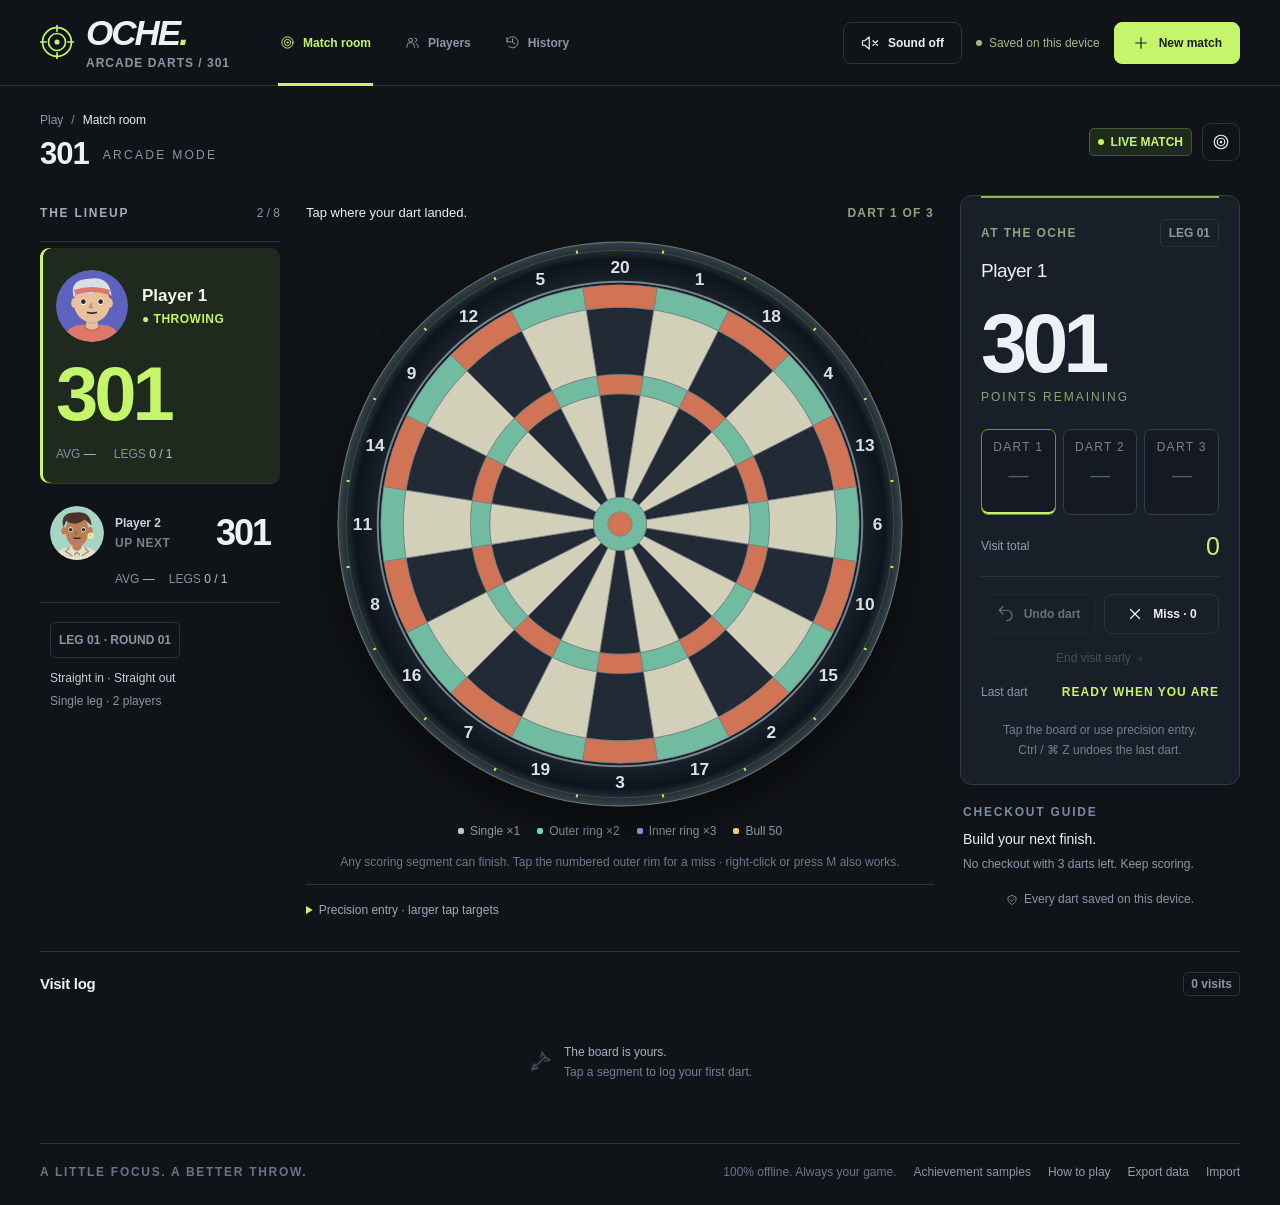
<file: index.html>
<!DOCTYPE html>
<html lang="en">
<head>
  <meta charset="UTF-8">
  <meta name="viewport" content="width=device-width, initial-scale=1">
  <meta name="theme-color" content="#101318">
  <meta name="description" content="Your offline 301 darts scorekeeper. Players, scores, and every visit, saved on your device.">
  <link rel="icon" href="data:image/svg+xml,%3Csvg xmlns='http://www.w3.org/2000/svg' viewBox='0 0 40 40'%3E%3Crect width='40' height='40' rx='10' fill='%23242822'/%3E%3Ccircle cx='20' cy='20' r='13' fill='none' stroke='%23db4e2e' stroke-width='2'/%3E%3Ccircle cx='20' cy='20' r='7' fill='none' stroke='%23db4e2e' stroke-width='2'/%3E%3Ccircle cx='20' cy='20' r='2' fill='%23db4e2e'/%3E%3C/svg%3E">
  <title>OCHE — 301 Scorekeeper</title>
  <style>
    :root{--paper:#f4f3ee;--white:#fffefa;--ink:#242722;--muted:#777970;--line:#ddded5;--orange:#db4e2e;--orange-light:#f6e4db;--dark:#232821;--radius:14px;--font:Arial,Helvetica,sans-serif}
    *{box-sizing:border-box}body{margin:0;background:var(--paper);color:var(--ink);font-family:var(--font);-webkit-font-smoothing:antialiased}button,input,select{font:inherit}button,a,input,select{-webkit-tap-highlight-color:transparent}button{cursor:pointer;color:inherit}button{touch-action:manipulation}button:disabled{cursor:default;opacity:.38}button:focus-visible,a:focus-visible,input:focus-visible,select:focus-visible{outline:3px solid var(--orange);outline-offset:4px}button{transition:background .18s,transform .18s,box-shadow .18s}button:active:not(:disabled){transform:scale(.97)}button svg{width:18px;height:18px;flex-shrink:0}svg{display:block}a{color:inherit}[hidden]{display:none!important}.muted{color:var(--muted)}.mono{font-variant-numeric:tabular-nums}.eyebrow{text-transform:uppercase;font-size:12px;font-weight:700;letter-spacing:1.8px}.icon-btn{display:grid;place-items:center;border:1px solid var(--line);background:transparent;border-radius:9px;width:38px;height:38px}.icon-btn:hover{background:#e8e8df}.btn{border:1px solid var(--line);background:transparent;border-radius:8px;min-height:42px;padding:10px 17px;display:inline-flex;align-items:center;justify-content:center;gap:9px;font-size:12px;font-weight:700}.btn:hover{background:#e9e9e1}.btn.dark{background:var(--ink);color:var(--white);border-color:var(--ink)}.btn.dark:hover{background:#42483c}.btn.primary{background:var(--orange);border-color:var(--orange);color:white}.btn.primary:hover{background:#c34224}.btn.subtle{border-color:transparent}.btn.danger{color:#b63624}.tag{display:inline-flex;align-items:center;gap:7px;font-size:12px;font-weight:700;border:1px solid var(--line);border-radius:5px;padding:6px 8px;white-space:nowrap}.dot{width:6px;height:6px;border-radius:50%;background:currentColor;display:inline-block}.sr-only{position:absolute;width:1px;height:1px;padding:0;margin:-1px;overflow:hidden;clip:rect(0,0,0,0);white-space:nowrap;border:0}
    .app-header{max-width:1600px;margin:auto;height:100px;padding:0 52px;display:flex;align-items:center;gap:58px;border-bottom:1px solid var(--line)}.brand{display:flex;align-items:center;gap:12px;background:none;border:0;padding:0}.brand-mark{width:34px;height:34px;color:var(--orange)}.wordmark{font-size:34px;font-weight:900;letter-spacing:-2.6px;line-height:1}.brand-sub{font-size:12px;letter-spacing:2.4px;font-weight:700;margin-top:6px;text-align:left}.nav{display:flex;align-self:stretch;gap:30px}.nav button{position:relative;border:0;background:transparent;padding:0 2px;font-size:12px;color:var(--muted);font-weight:600;display:flex;align-items:center;gap:8px}.nav button.active{color:var(--ink)}.nav button.active:after{content:"";position:absolute;bottom:-1px;left:0;right:0;height:3px;background:var(--orange)}.nav svg{width:15px;height:15px}.header-actions{margin-left:auto;display:flex;align-items:center;gap:24px}.save-state{display:flex;align-items:center;gap:7px;color:#69725d;font-size:12px;white-space:nowrap}.save-state.error{color:#b63624}
    main{max-width:1600px;margin:auto;padding:37px 52px 20px}.page-top{display:flex;justify-content:space-between;align-items:center;margin-bottom:27px;gap:20px}.breadcrumb{display:flex;gap:8px;align-items:center;font-size:12px;color:var(--muted);margin-bottom:11px}.breadcrumb span:last-child{color:var(--ink)}h1{font-size:31px;letter-spacing:-1.1px;line-height:1.15;margin:0;font-weight:600}.page-top-right{display:flex;align-items:center;gap:10px}.match-status{color:var(--orange);border-color:#e8c6b8;background:#f6ebe3}.workspace{display:grid;grid-template-columns:minmax(0,1fr) 350px;gap:29px;align-items:start}.left-workspace{min-width:0}.arena{background:var(--white);border:1px solid var(--line);border-radius:var(--radius);overflow:hidden}.arena-head{display:flex;align-items:center;justify-content:space-between;padding:20px 24px;border-bottom:1px solid var(--line)}.format{display:flex;align-items:center;gap:13px}.format strong{font-size:23px;letter-spacing:-1px}.format .divider{height:23px;width:1px;background:var(--line)}.format-details{font-size:12px;line-height:1.7;color:var(--muted)}.leg-label{font-size:12px;color:var(--muted)}.leg-label strong{color:var(--ink)}.scoreboard{display:grid;grid-template-columns:repeat(2,minmax(0,1fr));padding:12px;gap:10px}.player-score{position:relative;min-width:0;padding:22px 22px 18px;border-radius:8px;overflow:hidden;transition:background .35s,color .35s}.player-score.active{background:var(--dark);color:var(--paper)}.player-score.active:after{content:"";position:absolute;bottom:0;left:0;width:100%;height:4px;background:var(--orange)}.player-score.winner{background:var(--dark);color:var(--paper)}.player-score .player-top{position:relative;z-index:1;display:flex;align-items:center;gap:10px}.avatar{width:32px;height:32px;border-radius:50%;display:grid;place-items:center;background:#e7e8df;color:#606553;font-size:12px;font-weight:700;flex-shrink:0}.active .avatar,.winner .avatar{background:#424a3b;color:#e2e5d8}.player-name{font-size:13px;font-weight:600;white-space:nowrap;overflow:hidden;text-overflow:ellipsis;max-width:65%}.playing-label{display:flex;align-items:center;gap:5px;color:#ef805e;font-size:12px;font-weight:700;text-transform:uppercase;letter-spacing:.8px;margin-left:auto}.player-score:not(.active):not(.winner) .playing-label{color:var(--muted)}.score-number{position:relative;font-size:clamp(65px,7.8vw,112px);font-weight:500;letter-spacing:-7px;line-height:1.16;margin:18px 0 0;font-variant-numeric:tabular-nums;z-index:1}.score-description{font-size:12px;text-transform:uppercase;letter-spacing:1.8px;color:#777e70;margin:0 0 24px 4px}.active .score-description,.winner .score-description{color:#a7ae9f}.score-stats{display:flex;justify-content:space-between;gap:8px;border-top:1px solid var(--line);padding-top:15px;position:relative;z-index:1}.active .score-stats,.winner .score-stats{border-color:#464b40}.score-stats span{display:block;font-size:12px;color:var(--muted);margin-bottom:6px}.active .score-stats span,.winner .score-stats span{color:#a7ae9f}.score-stats strong{font-size:16px;font-weight:500;font-variant-numeric:tabular-nums}.score-stats .stat:last-child{text-align:right}.score-rings{position:absolute;width:310px;height:310px;right:-180px;top:5px;border:1px solid #ffffff0c;border-radius:50%;pointer-events:none}.score-rings:after,.score-rings:before{content:"";position:absolute;inset:35px;border:1px solid #ffffff0c;border-radius:50%}.score-rings:after{inset:70px}.arena-foot{display:flex;align-items:center;gap:8px;padding:13px 24px 17px;color:var(--muted);font-size:12px}.arena-foot svg{width:14px;height:14px}.arena-foot strong{color:var(--ink);font-weight:600}.arena-foot .round{margin-left:auto;font-size:12px}
    .context-strip{display:flex;align-items:center;gap:21px;padding:20px 7px 22px;border-bottom:1px solid var(--line);min-height:125px}.board-wrap{width:88px;height:88px;flex-shrink:0}.checkout-context{flex:1;min-width:0}.checkout-context .eyebrow{font-size:12px;color:var(--muted);margin-bottom:9px}.checkout-context h2{font-size:19px;font-weight:500;letter-spacing:-.5px;margin:0 0 6px}.checkout-context p{font-size:12px;color:var(--muted);margin:0;line-height:1.6}.checkout-route{display:flex;align-items:center;gap:8px;margin-bottom:7px}.checkout-route span{font-size:19px;font-weight:700}.checkout-route i{font-style:normal;color:#aaa;font-size:13px}.context-number{font-size:38px;font-weight:500;letter-spacing:-2px;color:#b7baad;padding-right:12px}.visits-heading{display:flex;align-items:center;justify-content:space-between;margin:25px 0 16px}.visits-heading h2{font-size:15px;font-weight:600;letter-spacing:-.3px;margin:0}.visits-heading .tag{font-size:12px;padding:4px 7px;color:var(--muted)}.table-wrap{overflow:auto;max-height:300px;scrollbar-width:thin}.visit-table{width:100%;border-collapse:collapse;text-align:left;white-space:nowrap;font-size:12px}.visit-table th{font-size:12px;font-weight:500;color:var(--muted);text-transform:uppercase;letter-spacing:.8px;padding:0 12px 12px;border-bottom:1px solid var(--line)}.visit-table td{padding:13px 12px;border-bottom:1px solid #e4e5dc}.visit-table th:first-child,.visit-table td:first-child{padding-left:4px;color:var(--muted);width:65px}.visit-table th:last-child,.visit-table td:last-child{text-align:right;padding-right:4px}.visit-score{font-weight:700}.bust-text{color:var(--orange);font-size:12px}.empty-visits{display:flex;align-items:center;justify-content:center;gap:12px;min-height:97px;color:var(--muted);font-size:12px}.empty-visits svg{width:24px;height:24px;opacity:.5}.empty-visits p{margin:0;line-height:1.7}.empty-visits strong{font-weight:500;color:#60655a}.visit-table tbody tr:first-child{animation:row-in .3s ease-out}
    .scoring-panel{background:#eaece2;border:1px solid #d9dccf;border-radius:var(--radius);padding:22px}.scoring-top{display:flex;align-items:center;justify-content:space-between;margin-bottom:18px}.scoring-top .eyebrow{color:#777e6c;font-size:12px}.scoring-player{font-size:14px;font-weight:600;margin-top:7px;max-width:235px;overflow:hidden;text-overflow:ellipsis;white-space:nowrap}.turn-indicator{width:30px;height:30px;border:1px solid #ccd0bf;border-radius:50%;display:grid;place-items:center}.turn-indicator svg{width:14px;height:14px}.score-input-wrap{position:relative;background:var(--white);border:1px solid #d8dbcf;border-radius:9px;transition:border .2s;overflow:hidden}.score-input-wrap:focus-within{border-color:var(--orange);box-shadow:0 0 0 2px #db4e2e13}.input-caption{position:absolute;top:13px;left:15px;font-size:12px;color:var(--muted)}#score-input{border:0;outline:none;background:transparent;width:100%;height:102px;padding:31px 16px 7px;color:var(--ink);font-size:48px;font-weight:500;letter-spacing:-2px;font-variant-numeric:tabular-nums}#score-input::placeholder{color:#c6c9bc}.input-suffix{position:absolute;bottom:17px;right:16px;font-size:12px;color:var(--muted)}.input-error{font-size:12px;color:#ac3321;line-height:1.4;margin:9px 0 0}.quick-scores{display:flex;gap:6px;margin:12px 0 18px}.quick-scores button{flex:1;border:1px solid #ccd0c0;background:transparent;border-radius:5px;height:30px;font-size:12px;font-weight:600}.quick-scores button:hover{background:#dce0d0;border-color:#9aa38a}.keypad{display:grid;grid-template-columns:repeat(3,1fr);gap:7px}.keypad button{border:1px solid #dadccf;background:var(--white);border-radius:7px;height:55px;font-size:23px;font-weight:500;box-shadow:0 2px 0 #00000003}.keypad button:hover{background:#fff;box-shadow:0 2px 7px #00000008;transform:translateY(-1px)}.keypad button.utility{font-size:12px;background:transparent;color:#667056;border-color:#cdd2bf}.keypad button svg{margin:auto;width:19px;height:19px}.darts-row{display:flex;align-items:center;justify-content:space-between;margin:16px 0;font-size:12px;color:#747c67}.segmented{display:flex;border:1px solid #c9cfba;border-radius:5px;padding:3px;gap:2px}.segmented button{border:0;background:transparent;width:29px;height:24px;font-size:12px;border-radius:3px}.segmented button.active{background:var(--white);box-shadow:0 1px 3px #0000000b;color:var(--ink);font-weight:700}.submit-score{width:100%;height:47px;font-size:12px;justify-content:space-between;padding:0 16px}.scoring-bottom{display:flex;gap:9px;margin-top:11px}.scoring-bottom button{flex:1;font-size:12px;min-height:35px;padding:7px 8px;border-color:#cdd2bf}.scoring-bottom svg{width:14px;height:14px}.keyboard-hint{font-size:12px;color:#8b907f;text-align:center;margin:17px 0 0}.keyboard-hint kbd{font-family:inherit;font-size:12px;border:1px solid #cdd2bf;border-radius:3px;padding:2px 4px;background:#f0f1e9}.scoring-note{font-size:12px;color:var(--muted);display:flex;align-items:center;justify-content:center;gap:6px;margin:14px 0}.scoring-note svg{width:12px;height:12px}.winner-panel{padding:32px 0;text-align:center}.winner-panel svg{width:50px;height:50px;margin:0 auto 18px;color:var(--orange)}.winner-panel h2{font-size:29px;letter-spacing:-1px;overflow-wrap:anywhere;margin:8px 0}.winner-panel p{color:var(--muted);font-size:12px;line-height:1.6;margin-bottom:26px}.winner-panel .btn{width:100%;margin-bottom:9px}.app-footer{display:flex;justify-content:space-between;align-items:center;border-top:1px solid var(--line);margin-top:31px;padding:19px 0 6px;color:#939689;font-size:12px}.footer-brand{font-weight:700;letter-spacing:1.7px}.footer-links{display:flex;align-items:center;gap:17px}.footer-links button{background:none;padding:2px 0;border:0;font-size:12px;color:var(--muted)}.footer-links button:hover{color:var(--orange)}
    .screen{animation:screen-in .45s cubic-bezier(.2,.7,.2,1)}.screen-top{margin-bottom:34px}.screen-top p{font-size:12px;color:var(--muted);line-height:1.7;margin:10px 0 0}.profile-grid{display:grid;grid-template-columns:repeat(3,minmax(0,1fr));gap:23px}.profile{padding:24px 0;border-top:1px solid var(--line)}.profile-head{display:flex;gap:12px;align-items:center}.profile-head .avatar{width:43px;height:43px;font-size:14px}.profile-head h2{font-size:17px;margin:0;font-weight:500;overflow-wrap:anywhere}.profile-head .icon-btn{margin-left:auto;flex-shrink:0;border:0}.profile-stats{display:flex;gap:32px;margin:25px 0}.profile-stats strong{font-size:28px;font-weight:500;letter-spacing:-1px}.profile-stats span{display:block;margin-top:6px;color:var(--muted);font-size:12px}.profile-foot{font-size:12px;color:var(--muted)}.history-list{border-top:1px solid var(--line)}.history-item{display:flex;width:100%;align-items:center;gap:23px;background:transparent;border:0;border-bottom:1px solid var(--line);padding:24px 0;text-align:left}.history-item:hover{background:#eaece2}.history-date{width:85px;color:var(--muted);font-size:12px;line-height:1.8;flex-shrink:0}.history-main{flex:1;min-width:0}.history-main strong{display:block;font-size:16px;font-weight:500;margin-bottom:7px;overflow-wrap:anywhere}.history-main span{font-size:12px;color:var(--muted)}.history-result{font-size:12px;text-align:right;line-height:1.8}.history-result small{display:block;color:var(--muted);font-size:12px}.empty-screen{display:grid;place-items:center;padding:80px 20px;text-align:center}.empty-screen svg{width:54px;height:54px;color:#b1b7a5;margin-bottom:16px}.empty-screen h2{font-size:22px;font-weight:500;margin:0 0 10px}.empty-screen p{font-size:12px;color:var(--muted);line-height:1.6;margin-bottom:20px}
    dialog{border:1px solid var(--line);border-radius:17px;padding:0;width:min(490px,calc(100% - 32px));background:var(--paper);color:var(--ink);box-shadow:0 24px 100px #0003;max-height:90svh}dialog[open]{animation:dialog-in .25s ease-out}dialog::backdrop{background:#171d1bb0;backdrop-filter:blur(5px)}.dialog-head{display:flex;align-items:center;justify-content:space-between;padding:24px 27px 0;gap:15px}.dialog-head h2{font-size:23px;font-weight:500;letter-spacing:-.7px;margin:0}.dialog-body{padding:21px 27px 27px}.dialog-body>p{font-size:12px;color:var(--muted);line-height:1.8;margin:0 0 19px}.field{margin-bottom:20px}.field>label,.field-label{font-size:12px;font-weight:600;display:block;margin-bottom:9px}.text-input,.select-input{width:100%;border:1px solid var(--line);border-radius:7px;background:var(--white);padding:12px;font-size:13px;color:var(--ink)}.player-choices{display:flex;flex-direction:column;gap:7px;max-height:215px;overflow:auto;padding:3px}.player-choice{display:flex;align-items:center;gap:10px;border:1px solid var(--line);border-radius:7px;padding:9px 11px;font-size:12px;cursor:pointer}.player-choice input{accent-color:var(--orange);width:15px;height:15px}.player-choice:has(input:checked){border-color:#dbaa94;background:#f4e8dd}.player-choice span{overflow-wrap:anywhere;min-width:0}.player-choice .order{margin-left:auto;font-size:12px;color:var(--muted);flex-shrink:0}.form-row{display:grid;grid-template-columns:1fr 1fr;gap:15px}.dialog-actions{display:flex;gap:9px;justify-content:flex-end;margin-top:25px}.dialog-actions .btn{flex:1}.inline-add{display:flex;gap:8px;margin-top:10px}.inline-add input{min-width:0}.dialog-info{padding:13px;border-radius:7px;background:#e9ecdf;font-size:12px;line-height:1.7;color:#657052}.rule-list{font-size:12px;line-height:1.8;padding-left:18px;color:#626759}.rule-list li{padding:4px 0}.toast{position:fixed;bottom:25px;left:50%;transform:translate(-50%,15px);background:var(--dark);color:white;z-index:10;padding:13px 20px;border-radius:9px;font-size:12px;box-shadow:0 5px 25px #0002;opacity:0;pointer-events:none;transition:opacity .2s,transform .2s;max-width:calc(100% - 30px);text-align:center}.toast.show{opacity:1;transform:translate(-50%,0)}.confetti{position:fixed;pointer-events:none;z-index:9;inset:0;overflow:hidden}.confetti i{position:absolute;top:-20px;width:7px;height:13px;background:var(--orange);animation:confetti-fall 2.5s ease-in forwards}.confetti i:nth-child(3n){background:#8a9674}.confetti i:nth-child(3n+1){background:#e5bc70}.score-pop{animation:score-pop .38s ease-out}.error-shake{animation:shake .25s ease-out}
    @keyframes screen-in{from{opacity:0;transform:translateY(10px)}to{opacity:1;transform:none}}@keyframes dialog-in{from{opacity:0;transform:translateY(14px) scale(.98)}to{opacity:1;transform:none}}@keyframes score-pop{0%{opacity:.3;transform:translateY(9px)}100%{opacity:1;transform:none}}@keyframes row-in{from{opacity:0;background:#f5e5d5}to{opacity:1;background:transparent}}@keyframes shake{25%{transform:translateX(-4px)}75%{transform:translateX(4px)}}@keyframes confetti-fall{to{transform:translate3d(70px,105vh,0) rotate(680deg);opacity:0}}
    .entry-remaining{text-align:right;padding-left:10px}.entry-remaining strong{display:block;font-size:25px;font-weight:500;letter-spacing:-1px;font-variant-numeric:tabular-nums}.entry-remaining span{display:block;font-size:12px;letter-spacing:1.3px;color:var(--muted);margin-top:2px}.scoring-top>div:first-child{min-width:0}.scoring-note.error{color:#ac3321;line-height:1.6;text-align:center}
    @media(min-width:1500px){.workspace{grid-template-columns:minmax(0,1fr) 385px}.keypad button{height:60px}.score-number{font-size:125px}.player-score{padding:27px}.context-strip{min-height:145px}}
    @media(max-width:1100px){.app-header{padding:0 30px;gap:35px}.header-actions{gap:15px}.save-state{font-size:12px}.nav{gap:20px}main{padding:29px 30px 20px}.workspace{grid-template-columns:minmax(0,1fr) 310px;gap:20px}.scoring-panel{padding:19px}.player-score{padding:17px 14px}.score-number{font-size:85px}.playing-label{font-size:12px}.player-name{max-width:55%}.score-stats{gap:5px}.score-stats span{font-size:12px}.arena-head{padding:17px}.profile-grid{grid-template-columns:repeat(2,minmax(0,1fr))}}
    @media(max-width:850px){.app-header{height:83px;padding:0 22px;gap:30px}.brand-sub{font-size:12px}.wordmark{font-size:30px}.brand-mark{width:29px}.nav{gap:16px}.nav button{font-size:12px}.header-actions .save-state{display:none}.header-actions .btn{font-size:12px;padding:9px 12px;min-height:37px}main{padding:27px 22px 16px}.workspace{grid-template-columns:minmax(0,1fr) 284px;gap:16px}.scoring-panel{padding:16px}.player-score{padding:16px 12px}.player-name{font-size:12px;max-width:70%}.player-top{flex-wrap:wrap}.playing-label{width:100%;margin:1px 0 0 0}.score-number{font-size:76px;letter-spacing:-5px}.score-stats{flex-wrap:wrap;gap:13px}.score-stats .stat:last-child{text-align:left}.avatar{width:27px;height:27px;font-size:12px}.context-strip{gap:13px}.board-wrap{width:69px;height:69px}.context-number{display:none}.format-details{font-size:12px}.arena-foot{padding:10px 17px 16px;flex-wrap:wrap}.arena-foot .round{margin-left:0;width:100%;padding-left:22px}.keypad button{height:51px}.profile-stats{gap:25px}}
    @media(max-width:680px){.app-header{height:76px;padding:0 19px;gap:0;flex-wrap:wrap;position:relative;margin-bottom:48px}.brand{gap:8px}.wordmark{font-size:30px}.header-actions .btn{font-size:12px}.nav{position:absolute;top:76px;left:0;right:0;height:47px;padding:0 19px;gap:29px;border-bottom:1px solid var(--line)}.nav button{font-size:12px}.nav button.active:after{height:2px}.header-actions{gap:8px}.header-actions .icon-btn{width:34px;height:34px}main{padding:23px 16px 15px}.page-top{margin-bottom:20px;gap:10px}h1{font-size:27px}.breadcrumb{font-size:12px;margin-bottom:8px}.page-top-right{gap:6px}.page-top-right .tag{font-size:12px;padding:6px}.workspace{display:flex;flex-direction:column;gap:21px}.left-workspace,.right-workspace{width:100%}.left-workspace{display:contents}.arena{order:0;width:100%}.right-workspace{order:1}.context-strip{order:2;width:100%;padding:0 8px 17px;min-height:105px}.visit-section{order:3;width:100%;margin-top:-8px}.scoreboard{padding:8px;gap:5px}.player-score{padding:16px}.player-score .player-top{gap:8px}.player-name{font-size:12px}.playing-label{font-size:12px}.score-number{font-size:85px;margin-top:11px}.score-description{font-size:12px;margin-bottom:18px}.score-stats{gap:9px;flex-wrap:nowrap}.score-stats span{font-size:12px}.score-stats strong{font-size:14px}.arena-head{padding:13px 17px}.format strong{font-size:21px}.arena-foot{flex-wrap:nowrap;padding:10px 17px 14px;font-size:12px}.arena-foot .round{width:auto;margin-left:auto;padding:0;font-size:12px}.scoring-panel{padding:19px}.scoring-top{margin-bottom:13px}.scoring-player{margin-top:5px}.scoring-top .eyebrow{font-size:12px}.score-input-wrap{margin-bottom:0}#score-input{height:86px;font-size:43px;padding-top:27px}.quick-scores{margin:10px 0 13px}.keypad button{height:52px}.darts-row{margin:13px 0}.scoring-note{margin-bottom:0}.keyboard-hint{display:none}.board-wrap{width:83px;height:83px}.checkout-context h2{font-size:20px}.app-footer{margin-top:25px;align-items:flex-start;gap:14px}.footer-links{gap:12px;flex-wrap:wrap;justify-content:flex-end}.footer-links>span{display:none}.profile-grid{grid-template-columns:1fr}.profile-stats{gap:45px}.screen-top{align-items:flex-start}.screen-top .btn{padding:10px;white-space:nowrap}.history-item{gap:12px;padding:20px 0}.history-date{width:55px;font-size:12px}.history-main strong{font-size:13px}.history-result{font-size:12px;max-width:85px}.history-main span{font-size:12px}.dialog-head{padding:22px 21px 0}.dialog-body{padding:19px 21px 23px}}
    @media(max-width:370px){.player-score{padding:13px 10px}.score-number{font-size:75px}.score-stats span{font-size:12px}.score-stats strong{font-size:13px}.page-top-right .match-status{display:none}.arena-foot .round{display:none}}
    @media(prefers-reduced-motion:reduce){*,*:before,*:after{animation:none!important;transition:none!important;scroll-behavior:auto!important}.confetti{display:none}}

    /* Arcade scoring workspace. Segment colors also identify hit animations. */
    :root{--paper:#101318;--white:#171c23;--ink:#edf1f6;--muted:#8a95a5;--line:#2a323e;--orange:#c5f56b;--orange-light:#263722;--dark:#1c2520;--double:#6ee7d6;--triple:#b69aff;--bull:#ffcb6c}
    body{background:var(--paper)}.app-header{height:86px;padding:0 40px;gap:48px}.brand{text-align:left}.brand-mark{color:var(--orange)}.wordmark{font-style:italic;font-size:35px;letter-spacing:-2px}.brand-sub{color:var(--muted);font-size:12px;letter-spacing:1px;line-height:1.2}.nav button.active{color:var(--orange)}.header-actions{gap:14px}.save-state{color:#9fba8a}.btn.dark,.btn.primary{background:var(--orange);color:#182012;border-color:var(--orange)}.btn.dark:hover,.btn.primary:hover{background:#d5ff8f}.btn:hover,.icon-btn:hover{background:#29313b}.btn.subtle:hover{background:#202833}.btn.danger{color:#ff938b}.tag{color:var(--muted)}.match-status{color:var(--orange);border-color:#445932;background:#1e2b1b}.text-input,.select-input{background:#151b23;color:var(--ink)}.dialog-info{background:#212d21;color:#b5ce9f}.player-choice:has(input:checked){background:#23301e;border-color:#546c3d}.rule-list{color:#b4becc}.dialog-body>p{color:#a1adbd}.toast{background:#e3eccf;color:#1c2618}.profile-head .avatar{background:#28322b;color:#c9ddb9}.profile-head h2{color:var(--ink)}.history-item:hover{background:#191f28}.history-item>svg{width:19px;flex-shrink:0}.app-footer{color:#687587;margin-top:32px}.footer-links button{color:#909eaf}.footer-links button:hover{color:var(--orange)}.sound-toggle{font-size:12px;white-space:nowrap;min-width:94px}.sound-toggle.on{color:var(--orange);border-color:#506a32}main{padding:27px 40px 18px}.page-top{margin-bottom:23px}.page-top h1{font-size:31px;font-weight:800;letter-spacing:-1px}.page-top h1 span{font-size:12px;font-weight:500;letter-spacing:2.3px;color:var(--muted);margin-left:14px;vertical-align:middle}.breadcrumb{margin-bottom:9px}.arcade-layout{display:grid;grid-template-columns:240px minmax(300px,1fr) 280px;gap:26px;align-items:start}.arcade-players{min-width:0}.section-label{display:flex;align-items:center;justify-content:space-between;min-height:36px;margin-bottom:10px}.section-label h2{font-size:12px;font-weight:700;letter-spacing:1.8px;text-transform:uppercase;margin:0;color:#a2adba}.section-label span{font-size:12px;color:var(--muted)}.arcade-roster{display:flex;flex-direction:column;border-top:1px solid var(--line)}.arcade-player{padding:16px 10px;border-bottom:1px solid var(--line);position:relative;display:grid;grid-template-columns:30px minmax(0,1fr) auto;gap:11px;align-items:center;transition:background .2s}.arcade-player.active{background:#20291e;box-shadow:inset 3px 0 var(--orange)}.arcade-player .avatar{background:#2a303b;color:#9dabbc;width:29px;height:29px;font-size:12px}.arcade-player.active .avatar{background:#3c502b;color:var(--orange)}.arcade-player .player-name{font-size:12px;display:block;max-width:none;color:#c9d2de}.arcade-player.active .player-name{color:#f0f9e7}.arcade-player .playing-label{font-size:12px;letter-spacing:.5px;display:block;margin:6px 0 0;color:#758393}.arcade-player.active .playing-label{color:var(--orange)}.arcade-player .score-number{font-size:36px;font-weight:600;letter-spacing:-2px;line-height:1;margin:0;text-align:right}.arcade-player.active .score-number{color:var(--orange)}.roster-meta{grid-column:2/4;display:flex;gap:14px;font-size:12px;color:#8190a2;margin-top:1px}.roster-meta strong{color:#b6c1cf;font-weight:500}.roster-rule{padding:19px 10px;font-size:12px;line-height:1.9;color:var(--muted)}.roster-rule strong{color:#c5d0db;font-weight:500}.arcade-roster.many .arcade-player{padding-top:11px;padding-bottom:11px}.arcade-roster.many .roster-meta{display:none}.roster-rule .tag{margin-bottom:9px}.arcade-board-column{min-width:0}.board-topline{display:flex;justify-content:space-between;align-items:center;min-height:36px;margin-bottom:8px;gap:8px}.board-topline h2{margin:0;font-size:13px;font-weight:500}.board-topline .eyebrow{font-size:12px;color:#92a080;letter-spacing:1.2px}.board-stage{position:relative;isolation:isolate;max-width:570px;margin:auto;touch-action:manipulation}.board-stage:before{content:"";position:absolute;inset:5%;border-radius:50%;box-shadow:0 0 70px #b7ef5110;pointer-events:none;z-index:-1}.interactive-board{width:100%;height:auto;overflow:visible;user-select:none;-webkit-user-select:none;filter:drop-shadow(0 18px 16px #0007);display:block}.board-segment{cursor:crosshair;stroke:#78828b;stroke-width:.7;transition:filter .12s,fill .12s;outline:none;touch-action:manipulation}.board-segment:hover,.board-segment:focus-visible{filter:brightness(1.45);stroke:#fff;stroke-width:2.6}.board-segment:focus-visible{stroke:var(--orange);stroke-width:4}.board-segment.recommended{stroke:var(--orange);stroke-width:2.8}.board-segment.hit-flash{animation:segment-hit .65s ease-out}.interactive-board.locked .board-segment{cursor:default;pointer-events:none}.board-label{fill:#dbe0e7;font-size:17px;font-weight:600;pointer-events:none}.board-center-mark{pointer-events:none}.dart-pin{pointer-events:none;filter:drop-shadow(0 2px 3px #0009)}.board-legend{display:flex;align-items:center;justify-content:center;gap:17px;flex-wrap:wrap;margin:15px 0 17px;color:#8b98a9;font-size:12px}.board-legend span{display:flex;gap:6px;align-items:center}.legend-dot{width:6px;height:6px;border-radius:2px;display:inline-block;background:#c6c8b7}.legend-dot.double{background:var(--double)}.legend-dot.triple{background:var(--triple)}.legend-dot.bull{background:var(--bull)}.board-instruction{text-align:center;font-size:12px;color:#69798d;margin:0 0 15px}.precision-entry{border-top:1px solid var(--line);padding-top:13px}.precision-entry summary{font-size:12px;color:#9ba8ba;cursor:pointer;padding:5px 0}.precision-entry summary::marker{color:var(--orange)}.precision-controls{display:flex;gap:7px;padding:13px 0 10px}.precision-controls button{background:transparent;border:1px solid var(--line);border-radius:5px;padding:8px 12px;flex:1;font-size:12px}.precision-controls button.active{border-color:var(--orange);color:var(--orange);background:#26331f}.precision-grid{display:grid;grid-template-columns:repeat(10,minmax(0,1fr));gap:5px}.precision-grid button{min-height:35px;border:1px solid var(--line);background:#1d2530;border-radius:4px;font-size:12px}.precision-grid button:hover{background:#34432b}.precision-specials{display:flex;gap:7px;margin-top:8px}.precision-specials button{flex:1;min-height:36px;font-size:12px}.board-turn-callout{position:absolute;inset:0;display:flex;align-items:center;justify-content:center;pointer-events:none;z-index:2}.board-turn-callout>div{background:#0c1117ed;border:1px solid #4b6335;padding:22px 30px;text-align:center;border-radius:12px;box-shadow:0 8px 50px #0009;max-width:90%}.board-turn-callout .eyebrow{color:var(--orange);font-size:12px}.board-turn-callout strong{display:block;font-size:29px;letter-spacing:-1px;margin:9px 0 0}.board-turn-callout small{display:block;color:#a4b29d;font-size:12px;margin-top:8px;line-height:1.6}
    .dart-console{background:#191f28;border:1px solid #303a48;border-radius:12px;padding:23px 20px;position:relative;overflow:hidden}.dart-console:before{content:"";height:2px;background:var(--orange);position:absolute;top:0;left:20px;right:20px;opacity:.7}.console-kicker{display:flex;justify-content:space-between;align-items:center;margin-bottom:13px;gap:10px}.console-kicker .eyebrow{color:#92a084;font-size:12px;letter-spacing:1.4px}.console-player{font-size:19px;letter-spacing:-.5px;margin:0;overflow-wrap:anywhere;font-weight:500}.console-score{font-size:83px;letter-spacing:-5px;line-height:1.1;margin-top:16px;font-weight:600;font-variant-numeric:tabular-nums}.console-score-caption{font-size:12px;color:#93a179;letter-spacing:2px;text-transform:uppercase;margin-top:1px}.dart-tray{display:grid;grid-template-columns:repeat(3,minmax(0,1fr));gap:7px;margin:25px 0 17px}.dart-slot{border:1px solid #323d4b;border-radius:7px;min-height:86px;padding:10px 3px;text-align:center;position:relative;overflow:hidden;background:#151a22}.dart-slot.next{border-color:#718a45;box-shadow:inset 0 -2px var(--orange)}.dart-slot>span{display:block;font-size:12px;letter-spacing:1.3px;color:#758296;margin-bottom:10px}.dart-slot strong{display:block;font-size:20px;font-weight:500;color:#526073;letter-spacing:-.5px}.dart-slot.filled strong{color:#e2eaf6}.dart-slot em{font-size:12px;font-style:normal;color:#a1aec0;display:block;margin-top:5px}.dart-slot.double{border-color:#356159}.dart-slot.double strong{color:var(--double)}.dart-slot.triple{border-color:#5a4879}.dart-slot.triple strong{color:var(--triple)}.dart-slot.bull{border-color:#7a613b}.dart-slot.bull strong{color:var(--bull)}.dart-slot.filled{animation:dart-slot-in .25s ease-out}.visit-tally{display:flex;align-items:center;justify-content:space-between;border-bottom:1px solid var(--line);padding-bottom:15px;margin-bottom:17px}.visit-tally span{font-size:12px;color:#8e9fb3}.visit-tally strong{font-size:25px;letter-spacing:-1px;color:var(--orange);font-weight:500}.visit-tally strong.busted{color:#ff8179;font-size:19px;letter-spacing:0}.console-actions{display:flex;gap:8px}.console-actions .btn{flex:1;font-size:12px;padding:10px 7px;min-height:40px}.console-next{width:100%;margin-bottom:10px;min-height:46px;justify-content:space-between}.end-visit{display:block;margin:10px auto 0;border:0;background:none;color:#8f9bae;font-size:12px;padding:7px}.end-visit:hover{color:var(--orange)}.console-help{margin:16px 0 0;color:#718094;font-size:12px;line-height:1.7;text-align:center}.arcade-checkout{padding:20px 3px 0}.arcade-checkout .eyebrow{font-size:12px;color:#798ca0;margin-bottom:12px}.arcade-checkout .checkout-route{gap:9px}.arcade-checkout .checkout-route span{color:var(--orange);font-size:23px}.arcade-checkout p{font-size:12px;line-height:1.8;color:#8a9aac;margin:7px 0 0}.arcade-checkout h3{font-size:14px;font-weight:500;margin:0}.arcade-history{margin-top:27px;border-top:1px solid var(--line);padding-top:20px}.arcade-history .visits-heading{margin:0 0 18px}.visit-table td{border-color:#27313c;color:#becbd9}.visit-table th{color:#73859a}.visit-table td .hit-code{padding:3px 5px;border-radius:3px;font-size:12px;margin-right:3px;background:#26303e;color:#c1cddd}.visit-table td .hit-code.triple{color:var(--triple)}.visit-table td .hit-code.double{color:var(--double)}.visit-table td .hit-code.bull{color:var(--bull)}.empty-visits strong{color:#a5b3c4}.empty-visits{color:#6f8297}.scoring-note{font-size:12px;line-height:1.7;text-align:center}.winner-panel{padding:18px 0}.winner-panel p{color:#9dadc1}.winner-panel h2{color:#f0f5e9}.winner-panel .btn.subtle{color:#a2b190}.score-pop{animation:arcade-score .4s ease-out}
    .arcade-fx{position:absolute;inset:0;display:flex;align-items:center;justify-content:center;pointer-events:none;z-index:4;--fx:var(--orange);overflow:visible}.arcade-fx.double{--fx:var(--double)}.arcade-fx.triple{--fx:var(--triple)}.arcade-fx.bull,.arcade-fx.maximum,.arcade-fx.win{--fx:var(--bull)}.arcade-fx.bust{--fx:#ff827a}.fx-caption{text-align:center;position:relative;transform:rotate(-7deg);color:var(--fx);text-shadow:0 3px 0 #080d15,0 0 30px color-mix(in srgb,var(--fx) 55%,transparent);animation:arcade-slam 1s cubic-bezier(.15,.7,.25,1) both}.fx-caption small{font-size:13px;font-weight:800;letter-spacing:6px;display:block;color:#eff5ff;text-shadow:0 2px 8px #000}.fx-caption strong{display:block;font-size:clamp(52px,7vw,102px);letter-spacing:-5px;font-style:italic;line-height:1.2;font-weight:900;-webkit-text-stroke:1px currentColor}.fx-caption span{display:inline-block;background:var(--fx);color:#10151b;padding:5px 13px;font-size:12px;font-weight:800;letter-spacing:2px;box-shadow:4px 4px 0 #0a101ae0}.fx-aura{position:absolute;inset:10%;border-radius:50%;background:radial-gradient(ellipse,color-mix(in srgb,var(--fx) 25%,transparent),transparent 68%);animation:aura-impact .95s ease-out both}.fx-ring{position:absolute;width:28%;aspect-ratio:1;border:3px solid var(--fx);border-radius:50%;box-shadow:0 0 20px color-mix(in srgb,var(--fx) 50%,transparent);animation:shockwave .8s ease-out both}.fx-spark{position:absolute;left:50%;top:50%;width:4px;height:19px;background:var(--fx);border-radius:2px;transform-origin:center;animation:spark-burst .85s ease-out both;animation-delay:var(--delay)}.arcade-fx.single .fx-caption strong,.arcade-fx.miss .fx-caption strong{font-size:72px}.arcade-fx.single .fx-caption{animation-duration:.6s}.arcade-fx.bull .fx-ring:nth-child(2){animation-delay:.13s}.arcade-fx.maximum .fx-caption strong{font-size:clamp(85px,11vw,150px)}.board-stage.impact{animation:board-impact .32s ease-out}.last-hit-banner{display:flex;justify-content:space-between;align-items:center;font-size:12px;color:#8999ac;min-height:24px;margin-top:8px}.last-hit-banner strong{font-size:12px;color:var(--orange);letter-spacing:1px}.last-hit-banner.triple strong{color:var(--triple)}.last-hit-banner.double strong{color:var(--double)}.last-hit-banner.bull strong{color:var(--bull)}
    @keyframes segment-hit{0%,30%{fill:#fff;filter:drop-shadow(0 0 10px #fff)}100%{filter:none}}@keyframes arcade-slam{0%{opacity:0;transform:scale(2.5) rotate(-12deg)}16%{opacity:1;transform:scale(.94) rotate(-7deg)}25%,65%{opacity:1;transform:scale(1) rotate(-7deg)}100%{opacity:0;transform:scale(1.1) translateY(-30px) rotate(-7deg)}}@keyframes shockwave{0%{opacity:1;transform:scale(.3)}100%{opacity:0;transform:scale(3.5)}}@keyframes aura-impact{0%{opacity:0;transform:scale(.5)}15%{opacity:1;transform:scale(1.2)}100%{opacity:0;transform:scale(1.5)}}@keyframes spark-burst{0%{opacity:1;transform:rotate(var(--angle)) translateY(-35px) scaleY(.3)}100%{opacity:0;transform:rotate(var(--angle)) translateY(-220px) scaleY(1)}}@keyframes board-impact{0%,100%{transform:translate(0)}20%{transform:translate(-3px,2px)}40%{transform:translate(3px,-2px)}60%{transform:translate(-2px,-1px)}}@keyframes dart-slot-in{from{transform:translateY(-7px);opacity:.2}to{transform:none;opacity:1}}@keyframes arcade-score{0%{filter:brightness(2);transform:scale(1.08)}100%{filter:brightness(1);transform:none}}
    @media(min-width:1550px){.arcade-layout{grid-template-columns:270px minmax(350px,1fr) 310px;gap:35px}.dart-console{padding:25px}.console-score{font-size:97px}.board-stage{max-width:620px}}
    @media(max-width:1180px){.app-header{padding:0 25px;gap:32px}main{padding:25px}.arcade-layout{grid-template-columns:190px minmax(270px,1fr) 250px;gap:18px}.arcade-player{gap:8px;padding-left:8px;padding-right:8px}.arcade-player .score-number{font-size:31px}.roster-meta{gap:8px;font-size:12px}.dart-console{padding:20px 15px}.console-score{font-size:73px}.dart-slot{min-height:76px}.dart-tray{margin-top:20px}.console-player{font-size:17px}.save-state{display:none}.board-label{font-size:19px}.board-legend{gap:10px;font-size:12px}.console-actions .btn{font-size:12px}.sound-toggle{min-width:75px;padding:9px}}
    @media(max-width:940px){.arcade-layout{grid-template-columns:minmax(0,1fr) 250px;gap:20px}.arcade-players{grid-column:1/-1}.arcade-players .section-label{display:none}.arcade-roster{display:grid;grid-template-columns:repeat(4,minmax(0,1fr));border-top:0;gap:5px}.arcade-player,.arcade-roster.many .arcade-player{padding:12px 10px;border:1px solid var(--line);border-radius:6px;grid-template-columns:minmax(0,1fr) auto;gap:5px}.arcade-player .avatar,.roster-meta{display:none}.arcade-player .score-number{font-size:30px}.arcade-player .player-name{font-size:12px}.arcade-player .playing-label{font-size:12px;margin-top:5px}.roster-rule{display:none}.arcade-board-column{grid-column:1}.arcade-console-column{grid-column:2}.board-topline h2{font-size:12px}.board-topline .eyebrow{font-size:12px}.arcade-checkout{padding-top:16px}.arcade-roster:not(.many){grid-template-columns:repeat(2,minmax(0,1fr))}.precision-grid{grid-template-columns:repeat(5,minmax(0,1fr))}.header-actions{gap:8px}.nav{gap:20px}}
    @media(min-width:681px) and (max-width:940px){.app-header{padding:0 16px;gap:12px}.brand-sub{max-width:112px}.nav{gap:12px}.nav button{gap:6px;white-space:nowrap}.header-actions .btn{padding-left:9px;padding-right:9px;gap:6px;white-space:nowrap}}
    @media(max-width:680px){.app-header{height:70px;padding:0 16px;margin-bottom:44px;gap:0}.wordmark{font-size:29px}.brand-mark{width:27px}.brand-sub{font-size:12px;letter-spacing:.5px;max-width:95px;line-height:1.1}.nav{top:70px;height:44px;padding:0 17px;gap:20px}.nav button{white-space:nowrap}.header-actions .btn{font-size:12px;padding:8px 10px;min-height:34px}.header-actions .sound-toggle{min-width:34px;width:34px;padding:8px}.sound-toggle span{display:none}.sound-toggle svg{width:16px}.header-actions .btn>svg{width:14px}.page-top{margin-bottom:17px}.page-top h1{font-size:26px}.page-top h1 span{font-size:12px;letter-spacing:1.5px;margin-left:9px}.breadcrumb{display:none}main{padding:20px 14px 14px}.arcade-layout{display:flex;flex-direction:column;gap:15px}.arcade-players{width:100%;order:0}.arcade-roster{grid-template-columns:repeat(4,minmax(0,1fr));gap:4px}.arcade-player,.arcade-roster.many .arcade-player{display:flex;flex-direction:column;align-items:flex-start;padding:9px 8px;gap:8px}.arcade-player>div{width:100%}.arcade-player .score-number{font-size:28px;text-align:left;letter-spacing:-1px}.arcade-player .player-name{font-size:12px;max-width:100%}.arcade-roster:not(.many) .arcade-player{display:grid;grid-template-columns:1fr auto;align-items:center;padding:11px 13px}.arcade-roster:not(.many) .arcade-player .score-number{font-size:35px}.arcade-roster:not(.many) .arcade-player .player-name{font-size:12px}.arcade-board-column{width:100%;order:1}.arcade-console-column{width:100%;order:2}.board-topline{margin-bottom:0;min-height:29px;padding:0 4px}.board-topline h2{font-size:12px}.board-topline .eyebrow{font-size:12px}.board-stage{max-width:440px}.board-label{font-size:24px}.board-legend{margin:9px 0 12px;font-size:12px;gap:13px}.board-instruction{font-size:12px}.precision-entry{padding-top:7px}.precision-entry summary{font-size:12px;padding:9px 3px}.precision-grid{grid-template-columns:repeat(5,minmax(0,1fr))}.precision-grid button{min-height:42px}.precision-controls button{min-height:40px}.dart-console{padding:19px;display:grid;grid-template-columns:minmax(0,1fr) 130px;gap:0 15px}.dart-console .console-kicker{grid-column:1/-1;margin-bottom:8px}.console-player{font-size:19px;grid-column:1;align-self:center}.console-score{grid-column:2;grid-row:2/4;text-align:right;margin:0;font-size:55px;letter-spacing:-3px}.console-score-caption{grid-column:1;font-size:12px;margin-top:6px}.dart-tray{grid-column:1/-1;margin:20px 0 12px;gap:9px}.dart-slot{min-height:75px;padding:9px}.dart-slot>span{margin-bottom:6px}.dart-slot strong{font-size:23px}.visit-tally,.console-actions,.console-next,.console-help,.end-visit,.last-hit-banner{grid-column:1/-1}.visit-tally{padding-bottom:11px;margin-bottom:14px}.console-actions .btn{min-height:43px;font-size:12px}.end-visit{font-size:12px;padding:9px}.console-help{margin-top:8px;font-size:12px}.arcade-checkout{padding:19px 5px 0}.arcade-checkout .checkout-route{gap:12px}.arcade-checkout .eyebrow{margin-bottom:10px}.arcade-checkout p{font-size:12px}.arcade-history{margin-top:21px}.visit-table{font-size:12px}.visit-table th,.visit-table td{padding:11px 7px}.visit-table th:nth-child(3){min-width:110px}.fx-caption strong{font-size:76px}.fx-caption small{font-size:12px;letter-spacing:4px}.fx-caption span{font-size:12px}.arcade-fx.maximum .fx-caption strong{font-size:115px}.board-turn-callout>div{padding:18px 22px}.board-turn-callout strong{font-size:25px}.winner-panel{grid-column:1/-1;padding:5px 0}.app-footer{margin-top:25px}.page-top-right .icon-btn{width:33px;height:33px}.scoring-note{margin:10px 0 0}.last-hit-banner{margin-top:0}.console-kicker .tag{font-size:12px}.fx-spark{height:11px}}
    .board-turn-callout .btn{pointer-events:auto;margin-top:16px;min-height:39px;font-size:12px}.board-mobile-actions{display:none}.fx-caption small{font-size:25px;letter-spacing:4px}.arcade-fx.maximum .fx-caption small{font-size:13px}.arcade-fx.win .fx-caption strong,.arcade-fx.leg .fx-caption strong{font-size:clamp(40px,5.4vw,75px)}
    @media(max-width:680px){.board-mobile-actions{display:flex;gap:8px;margin:12px 3px 7px}.board-mobile-actions .btn{flex:1;min-height:40px;font-size:12px}.fx-caption small{font-size:22px}.arcade-fx.maximum .fx-caption small{font-size:12px}.arcade-fx.win .fx-caption strong,.arcade-fx.leg .fx-caption strong{font-size:49px}.arcade-fx.bust .fx-caption strong{font-size:54px}}
    /* Keep opaque labels free of inherited glyph shadows and overlapping strokes. */
    .fx-caption{isolation:isolate;padding:16px 22px;text-shadow:none;backface-visibility:hidden}.fx-caption:before{content:"";position:absolute;inset:0;z-index:-1;border:1px solid color-mix(in srgb,var(--fx) 45%,#26303e);border-radius:16px;background:#10151bf5;box-shadow:0 12px 36px #0009,0 0 24px color-mix(in srgb,var(--fx) 18%,transparent)}.fx-caption strong{-webkit-text-stroke:0;letter-spacing:-.02em;text-shadow:0 2px 4px #000}.fx-caption small{text-shadow:0 2px 4px #000}.fx-caption span{text-shadow:none;-webkit-text-stroke:0;font-weight:700;letter-spacing:1.5px;line-height:1.4}
    .arcade-player.checked-out:not(.active){opacity:1}.arcade-player .score-number.is-placement{color:var(--orange)}.rank-suffix{font-size:max(12px,.42em);letter-spacing:.02em;vertical-align:super;margin-left:2px;font-weight:700}.arcade-player.checked-out .playing-label{color:var(--orange)}.finish-rankings{list-style:none;padding:0;margin:18px 0;text-align:left}.finish-rankings li{display:flex;align-items:center;gap:9px;padding:10px 0;border-bottom:1px solid var(--line);font-size:12px}.finish-rankings b{color:var(--orange);font-size:12px;min-width:30px}.finish-rankings span{flex:1;min-width:0;overflow-wrap:anywhere}.finish-rankings small{font-size:12px;color:var(--muted);white-space:nowrap}.rankings-heading{font-size:12px;color:var(--muted);font-weight:500;margin:18px 0 0}.board-turn-callout strong{overflow-wrap:anywhere}.arcade-fx.checkout .fx-caption strong{font-size:clamp(54px,7vw,96px)}.arcade-fx.placements .fx-caption strong,.arcade-fx.leg-end .fx-caption strong{font-size:clamp(40px,5vw,68px)}
    @media(max-width:680px){.arcade-fx.placements .fx-caption strong,.arcade-fx.leg-end .fx-caption strong{font-size:47px}}
    @media(prefers-reduced-motion:reduce){.arcade-fx,.board-stage:before{display:none!important}.board-segment.hit-flash{fill:var(--orange)}.interactive-board{filter:none}.screen{animation:none!important}}

    .footer-links a{color:var(--muted);text-decoration:none}.footer-links a:hover{color:var(--orange)}
    .avatar-field-help{font-size:12px;line-height:1.5;color:var(--muted);margin:7px 0 0}.avatar-controls select:disabled{opacity:.5;cursor:not-allowed}
    .avatar{overflow:hidden}.avatar svg{width:100%;height:100%}.arcade-player .avatar{width:54px;height:54px}.arcade-player{grid-template-columns:54px minmax(0,1fr) auto}.profile-head .avatar{width:72px;height:72px}.avatar-preview-row{display:flex;align-items:center;gap:24px;padding:4px 0 22px;border-bottom:1px solid var(--line);margin-bottom:20px}.avatar-preview{width:132px;height:132px;border-radius:28px;overflow:hidden;flex-shrink:0;box-shadow:0 8px 24px #0003}.avatar-preview svg{width:100%;height:100%}.avatar-preview-row .eyebrow{color:var(--orange)}.avatar-preview-row p{font-size:20px;margin:8px 0 14px}.avatar-preview-row .btn{min-height:36px;font-size:12px}.avatar-controls{display:grid;grid-template-columns:1fr 1fr;gap:0 16px}.avatar-controls .field{margin-bottom:16px}.avatar-controls select{font-size:12px;min-height:44px}.avatar-editor{margin-top:24px}.avatar-preview svg{animation:avatar-reveal .18s ease-out}@keyframes avatar-reveal{from{opacity:.6;transform:scale(.96)}to{opacity:1;transform:scale(1)}}@media(prefers-reduced-motion:reduce){.avatar-preview svg{animation:none}}@media(max-width:940px){.arcade-player,.arcade-roster:not(.many) .arcade-player{grid-template-columns:44px minmax(0,1fr)}.arcade-player .avatar{display:grid;width:44px;height:44px;grid-row:1/3}.arcade-player .score-number{grid-column:2;grid-row:2;text-align:left!important}.arcade-player .avatar+div{grid-column:2;grid-row:1}.arcade-roster.many .arcade-player{display:flex}.arcade-roster.many .arcade-player .avatar{width:44px;height:44px}}@media(max-width:380px){.avatar-preview-row{gap:16px}.avatar-preview{width:112px;height:112px}.avatar-controls{gap:0 10px}}
    #player-form>.dialog-actions{position:sticky;bottom:-27px;background:var(--paper);padding:14px 0;margin-top:8px;border-top:1px solid var(--line);z-index:1}@media(max-width:680px){#player-form>.dialog-actions{bottom:-23px}}
    .dance-celebration{position:absolute;inset:4%;z-index:4;background:#10151bfa;border:1px solid #829953;border-radius:22px;box-shadow:0 16px 44px #0008;display:flex;flex-direction:column;align-items:center;justify-content:center;pointer-events:none;overflow:hidden;padding:14px;gap:3px}.dance-celebration>.eyebrow{color:var(--orange);font-size:12px;text-align:center}.dance-avatar{height:68%;max-height:330px;width:auto;flex-shrink:1;min-height:0;overflow:visible}.dance-celebration>strong{font-size:clamp(17px,2.5vw,29px);max-width:100%;overflow:hidden;text-overflow:ellipsis;white-space:nowrap;color:#f2f5e9}.dance-subtitle{font-size:12px;color:#b6c3a8;text-align:center}.dance-step{animation:rick-step 2.1s linear infinite;transform-origin:90px 210px}.dance-upper{animation:rick-sway 2.1s ease-in-out infinite;transform-origin:90px 140px}.dance-head{animation:rick-head 2.1s ease-in-out infinite;transform-origin:90px 77px}.dance-arm-left{transform-origin:66px 84px;animation:rick-left 2.1s ease-in-out infinite}.dance-arm-right{transform-origin:113px 84px;animation:rick-right 2.1s ease-in-out infinite}.dance-forearm-left{transform-origin:57px 111px;animation:rick-elbow-left 2.1s ease-in-out infinite}.dance-forearm-right{transform-origin:121px 111px;animation:rick-elbow-right 2.1s ease-in-out infinite}.dance-leg-left{transform-origin:79px 137px;animation:rick-foot-left 2.1s ease-in-out infinite}.dance-leg-right{transform-origin:100px 137px;animation:rick-foot-right 2.1s ease-in-out infinite}.dance-shin-left{transform-origin:77px 172px;animation:rick-knee 2.1s ease-in-out infinite}.dance-shin-right{transform-origin:102px 172px;animation:rick-knee 2.1s ease-in-out -1.05s infinite}
    @keyframes rick-step{0%,100%{transform:translate(-7px,0)}12.5%{transform:translate(-9px,2px)}25%{transform:translate(-4px,0)}37.5%{transform:translate(2px,2px)}50%{transform:translate(7px,0)}62.5%{transform:translate(9px,2px)}75%{transform:translate(4px,0)}87.5%{transform:translate(-2px,2px)}}
    @keyframes rick-sway{0%,100%{transform:rotate(6deg) scaleX(.92)}25%{transform:rotate(-2deg) scaleX(1)}50%{transform:rotate(-6deg) scaleX(.92)}75%{transform:rotate(2deg) scaleX(1)}}
    @keyframes rick-head{0%,100%{transform:rotate(-7deg) translateY(1px)}25%{transform:rotate(1deg)}50%{transform:rotate(7deg) translateY(1px)}75%{transform:rotate(-1deg)}}
    @keyframes rick-left{0%,100%{transform:rotate(12deg)}12.5%{transform:rotate(4deg)}25%{transform:rotate(30deg)}37.5%{transform:rotate(22deg)}50%{transform:rotate(-14deg)}62.5%{transform:rotate(-8deg)}75%{transform:rotate(-25deg)}87.5%{transform:rotate(-12deg)}}
    @keyframes rick-right{0%,100%{transform:rotate(14deg)}12.5%{transform:rotate(8deg)}25%{transform:rotate(25deg)}37.5%{transform:rotate(12deg)}50%{transform:rotate(-12deg)}62.5%{transform:rotate(-4deg)}75%{transform:rotate(-30deg)}87.5%{transform:rotate(-22deg)}}
    @keyframes rick-elbow-left{0%,100%{transform:rotate(-15deg)}25%{transform:rotate(-55deg)}50%{transform:rotate(60deg)}75%{transform:rotate(30deg)}}
    @keyframes rick-elbow-right{0%,100%{transform:rotate(-60deg)}25%{transform:rotate(-30deg)}50%{transform:rotate(15deg)}75%{transform:rotate(55deg)}}
    @keyframes rick-foot-left{0%,100%{transform:rotate(2deg)}12.5%{transform:rotate(9deg)}25%{transform:rotate(-9deg)}37.5%{transform:rotate(-5deg)}50%,75%{transform:rotate(-2deg)}}
    @keyframes rick-foot-right{0%,25%,100%{transform:rotate(2deg)}50%{transform:rotate(-2deg)}62.5%{transform:rotate(-9deg)}75%{transform:rotate(9deg)}87.5%{transform:rotate(5deg)}}
    @keyframes rick-knee{0%,50%,100%{transform:rotate(0deg)}12.5%{transform:rotate(-14deg)}25%{transform:rotate(9deg)}37.5%{transform:rotate(0deg)}}
    @media(prefers-reduced-motion:reduce){.dance-celebration *{animation:none!important}.dance-arm-left{transform:rotate(110deg)}.dance-arm-right{transform:rotate(-110deg)}.dance-upper{transform:rotate(-5deg)}}
    .armory-open{margin:0 0 18px;font-size:12px}.armory-summary{display:flex;align-items:center;justify-content:space-between;gap:12px}.armory-summary>span{overflow-wrap:anywhere;font-size:13px}.armory-summary strong{font-size:27px;white-space:nowrap;color:var(--orange)}.armory-summary small{font-size:12px;letter-spacing:1px}.armory-showcase{display:flex;flex-direction:column;align-items:center;padding:15px 15px 22px;margin-top:14px;background:radial-gradient(ellipse at 50% 35%,color-mix(in srgb,var(--reward) 15%,#10151b),#10151b 72%);border-radius:12px;overflow:hidden}.armory-showcase>.dart-preview{width:180px;height:190px;overflow:visible}.armory-showcase .eyebrow{font-size:12px;color:var(--reward)}.armory-showcase h3{font-size:29px;margin:7px 0}.armory-showcase p{margin:0;max-width:310px;text-align:center;font-size:12px;color:#b4c0ce;line-height:1.6}.armory-progress{margin:22px 0}.armory-progress label{font-size:12px;display:block;margin-bottom:9px;color:#c5cfdb}.armory-progress progress{width:100%;height:6px;accent-color:var(--orange);display:block}.dart-ladder{display:grid;grid-template-columns:repeat(4,minmax(0,1fr));gap:7px}.dart-tier{min-width:0;border:1px solid var(--line);border-radius:8px;background:#151b23;padding:8px 3px;color:#c3cfdd;transition:border-color .18s,background .18s}.dart-tier.selected{border-color:var(--reward);background:#222b35}.dart-tier:hover{border-color:var(--reward)}.dart-tier .dart-preview{width:100%;height:65px}.dart-tier strong{font-size:12px;display:block;overflow-wrap:anywhere}.dart-tier small{display:block;font-size:12px;margin-top:5px;color:#99a8ba;letter-spacing:.3px}.dart-tier .dart-design *{animation:none!important}.armory-actions{display:flex;flex-direction:column;gap:8px;margin-top:23px}.armory-note{font-size:12px!important;line-height:1.7!important;margin:14px 0 0!important}.dart-design{pointer-events:none}.dart-electric{animation:dart-zap .7s steps(2,end) infinite;filter:drop-shadow(0 0 2px var(--dart-color))}.dart-flame{animation:dart-burn .48s ease-in-out infinite alternate;transform-origin:0 0}.dart-particles{animation:dart-drift 1.7s ease-in-out infinite}.dart-orbit{animation:dart-orbit 3s linear infinite;transform-origin:0 0;filter:drop-shadow(0 0 3px var(--dart-color))}.dart-corona{animation:dart-corona 1.5s ease-out infinite;transform-origin:0 0}.dart-eclipse{filter:drop-shadow(0 0 3px #b876ed)}.dart-supernova{filter:drop-shadow(0 0 3px #ffc47d)}@keyframes dart-zap{0%,100%{opacity:1}35%{opacity:.35}70%{opacity:.8}}@keyframes dart-burn{from{transform:scale(.94,1);opacity:.8}to{transform:scale(1.08,1.12);opacity:1}}@keyframes dart-drift{0%,100%{transform:translateY(0);opacity:.85}50%{transform:translateY(-5px);opacity:.3}}@keyframes dart-orbit{to{transform:rotate(360deg)}}@keyframes dart-corona{0%{transform:scale(.7);opacity:.9}100%{transform:scale(1.4);opacity:0}}@media(prefers-reduced-motion:reduce){.dart-design,.dart-design *{animation:none!important;filter:none!important}}@media(max-width:380px){.dart-ladder{grid-template-columns:repeat(2,minmax(0,1fr))}.dart-tier small{font-size:12px}.dart-tier strong{font-size:12px}}
    .lineup-grip{display:grid;place-items:center;flex:0 0 36px;width:36px;height:36px;padding:0;border:0;border-radius:6px;background:transparent;color:var(--muted);cursor:grab;touch-action:none;user-select:none}.lineup-grip:hover:not(:disabled){color:var(--orange);background:#ffffff08}.lineup-grip:active:not(:disabled){cursor:grabbing;transform:none}.player-choice.lineup-dragging{opacity:.35;border-style:dashed}.player-choice.lineup-ghost{position:fixed;z-index:20;pointer-events:none;user-select:none;background:var(--paper);border-color:var(--orange);box-shadow:0 12px 28px #0005;cursor:grabbing}
    .profile-stats{display:grid;grid-template-columns:repeat(4,minmax(0,1fr));gap:12px}
    .standby-roast{grid-column:1/-1;position:relative;margin:5px 0 0 10px;padding:9px 12px;border-radius:0 10px 10px 10px;background:#d8e8c3;color:#24301b;font-size:12px;font-weight:700;line-height:1.4;overflow-wrap:anywhere;animation:roast-in .22s ease-out both}.standby-roast:before{content:"";position:absolute;top:-6px;left:0;border-right:7px solid transparent;border-bottom:7px solid #d8e8c3}.arcade-player:has(.standby-roast){opacity:1}
    @keyframes roast-in{from{opacity:0;transform:translateY(5px) scale(.97)}to{opacity:1;transform:none}}
    @media(min-width:941px){.arcade-player.active,.arcade-roster.many .arcade-player.active{grid-template-columns:72px minmax(0,1fr);padding:22px 16px;gap:14px;border-radius:9px;margin:6px 0}.arcade-player.active .avatar{width:72px;height:72px}.arcade-player.active .player-name{font-size:17px}.arcade-player.active .score-number{grid-column:1/-1;font-size:76px;text-align:left;letter-spacing:-4px}.arcade-player.active .roster-meta{display:flex;grid-column:1/-1;font-size:12px;gap:18px}}
    @media(max-width:940px){.arcade-roster .arcade-player.active,.arcade-roster.many .arcade-player.active,.arcade-roster:not(.many) .arcade-player.active{display:grid;grid-column:span 2;grid-template-columns:60px minmax(0,1fr);padding:16px;gap:8px 12px}.arcade-roster .arcade-player.active .avatar{width:60px;height:60px;grid-column:1;grid-row:1/3}.arcade-roster .arcade-player.active .score-number{font-size:44px;grid-column:2;grid-row:2}.arcade-roster .arcade-player.active .player-name{font-size:14px}.arcade-roster .arcade-player.active .roster-meta{display:none}.standby-roast{margin-left:0;padding:7px;font-size:12px;width:100%}}
    @media(prefers-reduced-motion:reduce){.standby-roast{animation:none}}
    .standby-roast{pointer-events:none;border:2px solid #10150c;background:#d4ff86;color:#152008;font-weight:900;font-style:italic;text-transform:uppercase;letter-spacing:-.5px;box-shadow:4px 5px 0 #080d15;transform:rotate(var(--roast-tilt,-4deg));transform-origin:left center;animation:roast-burst .55s cubic-bezier(.2,.8,.25,1) var(--roast-delay,0ms) both}
    .standby-roast:before{border:0;top:15px;left:-19px;width:24px;height:23px;background:#d4ff86;clip-path:polygon(100% 0,100% 100%,0 85%)}
    @keyframes roast-burst{0%{opacity:0;transform:translateX(-24px) rotate(-13deg) scale(.35)}55%{opacity:1;transform:translateX(5px) rotate(3deg) scale(1.13)}78%{transform:translateX(-2px) rotate(-7deg) scale(.97)}100%{opacity:1;transform:rotate(var(--roast-tilt,-4deg)) scale(1)}}
    @media(min-width:941px){.arcade-players{position:relative;z-index:6}.arcade-player:has(.standby-roast){min-height:105px}.standby-roast{position:absolute;left:calc(100% + 18px);top:16px;width:clamp(210px,22vw,310px);margin:0;padding:16px 20px;border-radius:24px 30px 26px 5px;font-size:clamp(23px,2.4vw,34px);line-height:1.05;box-shadow:6px 7px 0 #080d15,8px 9px 0 #d4ff8650}.standby-roast:after{content:"";position:absolute;right:-15px;top:-15px;width:22px;height:25px;border-top:5px solid #d4ff86;border-right:5px solid #d4ff86;transform:rotate(13deg)}}
    @media(max-width:940px){.arcade-roster.many .arcade-player:has(.standby-roast){grid-column:span 2}.standby-roast{font-size:12px;line-height:1.15;border-radius:3px 12px 12px 12px;padding:9px 7px;letter-spacing:-.2px}.standby-roast:before{top:-8px;left:4px;width:12px;height:12px;clip-path:polygon(0 0,100% 100%,0 100%)}}
    @media(prefers-reduced-motion:reduce){.standby-roast{animation:none}}
    /* Achievement cosmetics keep the score and throwing indicator independent. */
    .reward-name{display:inline-block;max-width:100%;overflow:hidden;text-overflow:ellipsis;white-space:nowrap;vertical-align:bottom}.reward-name[class*="name-"]{color:var(--reward)}
    .name-gold{font-family:Georgia,'Times New Roman',serif;font-weight:700;background:linear-gradient(120deg,var(--reward),var(--reward-light),var(--reward));background-clip:text;-webkit-background-clip:text;color:transparent!important}.name-maximum{font-weight:900;font-style:italic;text-transform:uppercase;letter-spacing:.4px;text-shadow:1px 1px 0 #774597;animation:achievement-glow 5s ease-in-out infinite}.name-bull{font-weight:700;letter-spacing:1px}.name-ice{font-weight:700;letter-spacing:.6px;text-shadow:0 0 12px #9cdcff55}.name-comeback{font-weight:900;font-style:italic;text-transform:uppercase;background:linear-gradient(0deg,#f48360,#ffe5a5);background-clip:text;-webkit-background-clip:text;color:transparent!important}.name-regular{font-family:Georgia,'Times New Roman',serif;letter-spacing:.4px}
    .arcade-player{isolation:isolate}.arcade-player>.avatar,.arcade-player>.roster-identity,.arcade-player>.roster-meta,.arcade-player>.score-number{position:relative;z-index:1}.arcade-player>.roster-identity{min-width:0}.reward-background{position:absolute;inset:0;z-index:0;overflow:hidden;pointer-events:none;background:linear-gradient(105deg,var(--reward-tint),#171e22 92%)}.reward-background:after{content:"";position:absolute;inset:0;background:repeating-linear-gradient(115deg,transparent 0 35px,#ffffff03 35px 36px)}.reward-background>svg{position:absolute;width:135px;height:160px;right:-29px;top:-13px;opacity:.12;color:var(--reward);transform:rotate(-12deg)}.arcade-player.active .reward-background{border-left:3px solid var(--orange)}.background-maximum:after{background:repeating-linear-gradient(-55deg,transparent 0 22px,#ba94ff0b 22px 24px)}.background-bull>svg{transform:none;opacity:.15}.background-ice:after{background:linear-gradient(125deg,transparent 30%,#bce8ff08 30.5%,transparent 31%,transparent 60%,#bce8ff08 60.5%,transparent 61%)}.reward-title{display:block;margin-top:6px;max-width:100%;overflow:hidden;text-overflow:ellipsis;white-space:nowrap;font-size:12px;line-height:1.4;text-transform:uppercase;letter-spacing:.7px;color:var(--reward);font-weight:700}
    .avatar.reward-frame{position:relative;overflow:visible;padding:3px;box-shadow:0 0 0 1px var(--reward),0 0 0 4px color-mix(in srgb,var(--reward) 12%,transparent)}.avatar>svg{border-radius:50%;overflow:hidden}.reward-frame-medal{position:absolute;bottom:-5px;right:-5px;width:20px;height:23px;color:var(--reward);filter:drop-shadow(0 2px 2px #0008)}.reward-frame-medal svg{width:100%;height:100%}.frame-ice:after{content:"";position:absolute;right:2px;top:4px;width:5px;height:5px;background:#edfbff;transform:rotate(45deg);box-shadow:0 0 9px #afddff;animation:achievement-glint 5s ease-in-out infinite}.checkout-stamp{display:inline-flex;vertical-align:middle;margin-left:7px;color:var(--reward);width:25px;height:28px}.checkout-stamp>svg{width:100%;height:100%}
    .name-steady{font-weight:600;letter-spacing:.8px}.name-doubles{font-weight:800;text-shadow:2px 2px 0 var(--reward-tint)}.background-steady:after{background:repeating-linear-gradient(0deg,transparent 0 20px,#a7d6a208 20px 21px)}.background-doubles:after{background:repeating-linear-gradient(115deg,transparent 0 30px,#f3a69e0a 30px 32px,transparent 32px 36px,#f3a69e0a 36px 38px)}
    .achievement-levels{list-style:none;display:grid;grid-template-columns:repeat(4,minmax(0,1fr));gap:6px;padding:0;margin:17px 0}.achievement-levels li{min-width:0;padding:10px 5px;border:1px solid var(--line);border-radius:6px;text-align:center;color:var(--muted)}.achievement-levels li.earned{color:var(--reward);background:var(--reward-tint)}.achievement-levels li.next{border-color:var(--reward)}.achievement-levels span{display:block;font-size:12px}.achievement-levels strong{display:block;font-size:22px;font-weight:600;margin:7px 0}.achievement-levels small{display:block;font-size:12px}.achievement-levels button{border:0;background:none;color:inherit;font-size:12px;padding:7px 0 0;text-decoration:underline;text-underline-offset:3px}.achievement-next{color:var(--ink)!important;font-size:12px!important}
    .profile{min-width:0}.profile-head h2{min-width:0;flex:1}.profile-head .reward-name{display:block}
    .profile-reward-actions{display:flex;flex-wrap:wrap;gap:8px;margin-bottom:15px}.profile-reward-actions .armory-open{margin:0;font-size:12px}.medal-shelf{display:flex;align-items:flex-start;gap:12px;min-height:87px;padding:0 0 17px}.medal-shelf>p{font-size:12px;color:var(--muted);line-height:1.7;margin:4px 0;max-width:225px}.shelf-medal{flex:1;max-width:90px;min-width:0;padding:7px 3px;border:0;border-radius:7px;background:transparent;color:var(--reward)}.shelf-medal:hover{background:#ffffff07}.shelf-medal>svg{width:39px;height:44px;margin:0 auto 6px}.shelf-medal>span{display:block;font-size:12px;overflow-wrap:anywhere;text-align:center}
    dialog.achievement-dialog{width:min(900px,calc(100% - 32px))}.achievement-workbench{display:grid;grid-template-columns:235px minmax(0,1fr);gap:26px}.achievement-list{max-height:590px;overflow-y:auto;overscroll-behavior:contain;scrollbar-width:thin;border-right:1px solid var(--line);padding-right:18px;display:flex;flex-direction:column;gap:5px}.achievement-option{flex-shrink:0;border:1px solid transparent;border-radius:7px;background:transparent;display:flex;align-items:center;gap:12px;padding:12px 9px;text-align:left;min-height:68px;width:100%}.achievement-option:hover{background:#1e2530}.achievement-option.selected{background:#212934;border-color:#3b4959}.achievement-option>svg{width:33px;height:39px;color:var(--reward);flex-shrink:0}.achievement-option>span:nth-child(2){min-width:0;flex:1}.achievement-option strong{font-size:12px;display:block}.achievement-option small{font-size:12px;color:var(--muted);display:block;margin-top:6px}.achievement-check{font-size:12px;color:var(--reward)}.achievement-detail{min-width:0}.achievement-detail-top{display:flex;align-items:center;gap:15px}.achievement-detail-top .eyebrow{font-size:12px;color:var(--reward);letter-spacing:1.3px}.achievement-detail h3{font-size:25px;letter-spacing:-.8px;margin:7px 0 0;font-weight:600}.achievement-emblem>svg{width:59px;height:67px;color:var(--reward)}.achievement-detail>p{font-size:12px;line-height:1.7;color:#abb8c8;margin:14px 0}.achievement-sample{position:relative;isolation:isolate;display:grid;grid-template-columns:54px minmax(0,1fr) auto;gap:14px;align-items:center;padding:22px 17px;border-left:3px solid var(--orange);margin:19px 0}.achievement-sample>.avatar,.achievement-sample>.achievement-sample-name,.sample-score{position:relative;z-index:1}.achievement-sample .avatar{width:54px;height:54px}.achievement-sample-name{min-width:0}.achievement-sample-name>.reward-name{font-size:21px;font-weight:700;display:block}.achievement-sample .playing-label{font-size:12px;color:var(--orange);margin:7px 0 0}.sample-score{font-size:36px;font-weight:500;letter-spacing:-1px;color:var(--orange)}.achievement-condition{color:var(--ink)!important;margin-bottom:10px!important}.achievement-progress{height:6px;width:100%;display:block;accent-color:var(--reward)}.achievement-evidence{font-size:12px!important;min-height:38px}.achievement-source{background:none;border:0;border-bottom:1px solid #6d7986;color:#c8d3df;padding:4px 0;font-size:12px;text-align:left;overflow-wrap:anywhere}.achievement-actions{display:flex;flex-wrap:wrap;gap:8px}.achievement-actions .btn{font-size:12px;min-height:39px;padding:9px 12px}.reward-customization{border-top:1px solid var(--line);margin-top:24px;padding-top:18px}.reward-section-heading{display:flex;justify-content:space-between;gap:15px;align-items:center;margin-bottom:18px}.reward-section-heading h3{margin:0;font-size:15px;font-weight:500}.reward-section-heading .btn{font-size:12px;min-height:34px;padding:6px}.reward-controls{display:grid;grid-template-columns:repeat(3,minmax(0,1fr));gap:2px 15px}.reward-controls .field{margin-bottom:12px}.reward-controls .field>label{font-size:12px}.reward-controls select{font-size:12px;min-height:42px;padding:9px;width:100%;text-overflow:ellipsis}.reward-help{font-size:12px!important;color:var(--muted)!important;line-height:1.7!important;margin:10px 0 0!important}.reward-customization>.btn{font-size:12px;min-height:37px;margin-top:14px}.reward-pose-preview{padding:18px 0;background:#151c24;border:1px solid var(--line);border-radius:9px;margin-top:14px;text-align:center}.reward-pose-preview>.dance-avatar{width:150px;height:190px;margin:auto}.reward-pose-preview>span{display:block;margin-top:8px;font-size:12px;color:var(--muted)}
    .achievement-preview-tabs{display:flex;gap:3px;width:fit-content;border:1px solid var(--line);padding:3px;border-radius:6px;margin-top:17px}.achievement-preview-tabs button{background:none;border:0;border-radius:4px;font-size:12px;padding:8px 10px;color:var(--muted);min-height:34px}.achievement-preview-tabs button[aria-pressed="true"]{background:#2b3440;color:var(--ink)}.achievement-preview-tabs button:hover{color:var(--ink)}.achievement-preview-tabs+.achievement-sample{margin-top:12px;margin-bottom:10px;background:#20291e}.achievement-stamp-preview{display:flex;justify-content:space-between;align-items:center;gap:12px;color:var(--muted);font-size:12px;min-height:28px;margin-bottom:18px}.achievement-stamp-preview strong{display:flex;align-items:center;gap:6px;color:var(--reward,var(--muted));font-size:12px;font-weight:500}.achievement-stamp-preview svg{width:22px;height:25px;flex-shrink:0}
    .achievement-notice{position:fixed;right:24px;bottom:24px;z-index:12;border:1px solid color-mix(in srgb,var(--reward) 50%,#26303c);border-radius:12px;background:#121a20f5;box-shadow:0 12px 40px #0007;width:min(370px,calc(100% - 32px));max-height:320px;overflow:auto;padding:14px 16px;animation:achievement-arrive .35s ease-out}.achievement-notice-heading{display:flex;align-items:center;justify-content:space-between;gap:10px;color:var(--reward);font-size:12px}.achievement-notice-heading>.icon-btn{width:32px;height:32px;flex-shrink:0;border:0}.achievement-notice-row{display:flex;align-items:center;gap:12px;margin-top:12px}.achievement-notice-art{position:relative;width:38px;height:44px;flex-shrink:0;color:var(--reward)}.achievement-notice-art>svg{position:relative;z-index:1;width:100%;height:100%}.achievement-notice-copy{flex:1;min-width:0}.achievement-notice-copy>strong{display:block;font-size:13px;overflow-wrap:anywhere}.achievement-notice-copy>small{display:block;font-size:12px;line-height:1.6}.achievement-player{color:#e8eef7;margin-bottom:4px;overflow-wrap:anywhere}.achievement-tier{color:var(--reward);font-weight:500}.achievement-extras{color:var(--muted);margin-top:7px;overflow-wrap:anywhere}.achievement-notice-row>.btn{font-size:12px;min-height:36px;padding:7px 10px}.achievement-impact-ring,.achievement-impact-ray{display:none}
    .achievement-notice.revealing{left:50%;top:50%;right:auto;bottom:auto;width:min(680px,calc(100% - 32px));max-height:calc(100svh - 48px);padding:21px 27px 28px;overflow:clip;transform:translate(-50%,-50%);border-radius:4px 20px 4px 20px;border-color:var(--reward);background:radial-gradient(ellipse at 15% 55%,var(--reward-tint),#111820 70%);box-shadow:0 0 0 100vmax #060b127d,0 22px 90px #000a,0 0 50px color-mix(in srgb,var(--reward) 18%,transparent);animation:achievement-slam .65s cubic-bezier(.16,1,.3,1) both}.achievement-notice.revealing:before{content:"";position:absolute;top:0;left:0;right:0;height:3px;background:var(--reward);box-shadow:0 0 18px var(--reward);transform-origin:left;animation:achievement-streak .8s .15s both}.revealing .achievement-notice-heading{position:relative;z-index:2;font-size:12px;text-transform:uppercase;letter-spacing:2.2px}.revealing .achievement-notice-heading>.icon-btn{color:var(--ink);width:36px;height:36px}.revealing .achievement-featured{position:relative;gap:25px;margin-top:10px;min-height:185px}.revealing .achievement-featured>.achievement-notice-art{width:146px;height:166px;display:grid;place-items:center}.revealing .achievement-featured .achievement-notice-art>svg{filter:drop-shadow(0 0 20px color-mix(in srgb,var(--reward) 35%,transparent));animation:achievement-medal-slam .85s .08s cubic-bezier(.16,1,.3,1) both}.revealing .achievement-featured .achievement-notice-copy{animation:achievement-copy-in .55s .32s both}.revealing .achievement-featured .achievement-player{font-size:15px;margin-bottom:10px}.revealing .achievement-featured .achievement-notice-copy>strong{font-size:clamp(24px,3.3vw,37px);line-height:1.08;letter-spacing:-1px}.revealing .achievement-featured .achievement-tier{display:block;font-size:15px;letter-spacing:3px;text-transform:uppercase;font-weight:700;margin-top:13px;animation:achievement-copy-in .5s .52s both}.revealing .achievement-featured>.btn{align-self:flex-end;margin-bottom:12px;animation:achievement-copy-in .4s .65s both}.revealing .achievement-impact-ring{display:block;position:absolute;width:124px;height:124px;left:11px;top:21px;border:2px solid var(--reward);border-radius:50%;opacity:0;animation:achievement-ring-burst 1s .35s cubic-bezier(.12,.6,.25,1) both}.revealing .achievement-impact-ring.echo{animation-delay:.5s;border-width:1px}.revealing .achievement-impact-ray{display:block;position:absolute;left:50%;top:50%;width:22px;height:2px;background:var(--reward);box-shadow:0 0 7px var(--reward);transform-origin:left center;opacity:0;animation:achievement-ray-burst .9s .38s ease-out both}.achievement-notice.revealing.settling{animation:achievement-settle .3s ease-in both}
    @keyframes achievement-slam{0%{opacity:0;transform:translate(-50%,-58%) scale(1.35)}55%{opacity:1;transform:translate(-50%,-50%) scale(.975)}78%{transform:translate(-50%,-50%) scale(1.015)}100%{transform:translate(-50%,-50%) scale(1)}}@keyframes achievement-medal-slam{0%{opacity:0;transform:translateY(-100px) scale(2.3) rotate(-24deg)}52%{opacity:1;transform:translateY(7px) scale(.9) rotate(6deg)}75%{transform:translateY(-3px) scale(1.04) rotate(-2deg)}100%{opacity:1;transform:none}}@keyframes achievement-copy-in{from{opacity:0;transform:translateX(24px)}to{opacity:1;transform:none}}@keyframes achievement-ring-burst{0%{opacity:0;transform:scale(.4)}15%{opacity:.8}100%{opacity:0;transform:scale(2.1)}}@keyframes achievement-ray-burst{0%{opacity:0;transform:rotate(var(--ray-angle)) translateX(36px) scaleX(.3)}15%{opacity:.9}100%{opacity:0;transform:rotate(var(--ray-angle)) translateX(128px) scaleX(.1)}}@keyframes achievement-streak{0%{transform:scaleX(0);opacity:0}40%{opacity:1}100%{transform:scaleX(1);opacity:.65}}@keyframes achievement-settle{to{opacity:0;transform:translate(-50%,-44%) scale(.92)}}
    @media(max-width:680px){.achievement-notice.revealing{padding:15px 18px 22px}.revealing .achievement-featured{display:grid;grid-template-columns:90px minmax(0,1fr);gap:16px;min-height:140px}.revealing .achievement-featured>.achievement-notice-art{width:90px;height:105px}.revealing .achievement-featured .achievement-notice-copy>strong{font-size:25px}.revealing .achievement-featured .achievement-player{font-size:12px}.revealing .achievement-featured .achievement-tier{font-size:12px;letter-spacing:2px}.revealing .achievement-featured>.btn{grid-column:2;justify-self:start;margin:0;min-width:78px;min-height:40px}.revealing .achievement-impact-ring{width:84px;height:84px;left:3px;top:10px}.revealing .achievement-notice-heading{font-size:12px;letter-spacing:1.4px}}
    @media(prefers-reduced-motion:reduce){.achievement-notice.revealing{animation:none!important;transform:translate(-50%,-50%)}.achievement-notice.revealing:before,.achievement-impact-ring,.achievement-impact-ray{display:none!important}.achievement-notice *{animation:none!important;filter:none!important}}

    .dance-avatar.pose-bow g,.dance-avatar.pose-mic-drop g,.dance-avatar.pose-salute g{animation:none}.pose-bow .dance-microphone,.pose-mic-drop .dance-microphone,.pose-salute .dance-microphone{display:none}.pose-bow .dance-arm-left{transform:rotate(-24deg)}.pose-bow .dance-arm-right{transform:rotate(24deg)}.pose-bow .dance-upper{animation:pose-bow 2.8s ease-in-out both!important}.pose-bow .dance-head{transform:rotate(9deg)}.pose-mic-drop .dance-upper{transform:rotate(-4deg)}.pose-mic-drop .dance-forearm-right{animation:pose-release 2.8s ease-in-out both!important}.pose-mic-drop .reward-mic{transform-origin:100px 96px;animation:pose-mic-drop 2.8s ease-in both!important}.pose-salute .dance-arm-right{transform:rotate(-125deg)}.pose-salute .dance-upper{animation:pose-salute 2.8s ease-in-out both!important}.reward-trophy{color:#e6bf78}
    @keyframes achievement-arrive{from{opacity:0;transform:translateY(14px)}to{opacity:1;transform:none}}@keyframes achievement-glow{0%,80%,100%{filter:brightness(1)}90%{filter:brightness(1.3)}}@keyframes achievement-glint{0%,70%,100%{opacity:.3;transform:rotate(45deg) scale(.6)}80%{opacity:1;transform:rotate(135deg) scale(1.3)}}@keyframes pose-bow{0%,100%{transform:none}30%,65%{transform:translateY(15px) scaleY(.76) rotate(10deg)}}@keyframes pose-release{0%,35%{transform:none}50%,100%{transform:rotate(-25deg)}}@keyframes pose-mic-drop{0%,35%{transform:none;opacity:1}70%,100%{transform:translate(14px,104px) rotate(78deg);opacity:1}}@keyframes pose-salute{0%,100%{transform:none}35%,65%{transform:translateY(-5px) rotate(-5deg)}}
    @media(max-width:680px){.achievement-workbench{display:flex;flex-direction:column;gap:23px}.achievement-list{max-height:245px;align-content:start;border-right:0;border-bottom:1px solid var(--line);padding:0 0 16px;display:grid;grid-template-columns:repeat(2,minmax(0,1fr));gap:4px}.achievement-option{padding:9px 6px;gap:7px}.achievement-option>svg{width:27px;height:32px}.achievement-option strong{font-size:12px}.achievement-option small{font-size:12px}.achievement-check{display:none}.achievement-detail-top{gap:14px}.reward-controls{grid-template-columns:repeat(2,minmax(0,1fr));gap:0 12px}.achievement-sample{padding:19px 10px;gap:10px;grid-template-columns:46px minmax(0,1fr) auto}.achievement-sample .avatar{width:46px;height:46px}.achievement-sample-name>.reward-name{font-size:18px}.sample-score{font-size:29px}.achievement-notice{right:16px;bottom:16px}.reward-section-heading{align-items:flex-start}.reward-section-heading .btn{max-width:125px;text-align:right}.reward-title{font-size:12px;letter-spacing:.3px}.reward-frame-medal{width:16px;height:19px}.checkout-stamp{width:20px;height:23px}.achievement-actions .btn{flex:1}}
    @media(prefers-reduced-motion:reduce){.reward-name,.frame-ice:after,.achievement-notice,.dance-avatar.pose-bow g,.dance-avatar.pose-mic-drop g,.dance-avatar.pose-salute g{animation:none!important}.pose-bow .dance-upper{transform:translateY(12px) scaleY(.8) rotate(8deg)}.pose-mic-drop .reward-mic{transform:translate(14px,104px) rotate(78deg)}.pose-mic-drop .dance-forearm-right{transform:rotate(-25deg)}}
  </style>
</head>
<body>
  <header class="app-header">
    <button class="brand" data-action="tab" data-tab="match" aria-label="OCHE match room">
      <svg class="brand-mark" viewBox="0 0 40 40" fill="none" aria-hidden="true"><circle cx="20" cy="20" r="17" stroke="currentColor" stroke-width="2"/><circle cx="20" cy="20" r="10" stroke="currentColor" stroke-width="2"/><circle cx="20" cy="20" r="3" fill="currentColor"/><path d="M20 0v8m0 24v8M0 20h8m24 0h8" stroke="currentColor" stroke-width="2"/></svg>
      <div><div class="wordmark">OCHE<span style="color:var(--orange)">.</span></div><div class="brand-sub">ARCADE DARTS / 301</div></div>
    </button>
    <nav class="nav" aria-label="Main navigation">
      <button data-action="tab" data-tab="match" class="active" aria-current="page"><span data-icon="board"></span>Match room</button>
      <button data-action="tab" data-tab="players"><span data-icon="players"></span>Players</button>
      <button data-action="tab" data-tab="history"><span data-icon="history"></span>History</button>
    </nav>
    <div class="header-actions"><button class="btn sound-toggle" data-action="sound" aria-pressed="false" aria-label="Turn arcade sound on">♪ Sound off</button><span id="save-state" class="save-state" role="status"><span class="dot"></span>Saved on this device</span><button class="btn dark" data-action="new-match"><span data-icon="plus"></span>New match</button></div>
  </header>
  <main>
    <div id="screen"></div>
    <footer class="app-footer"><span class="footer-brand">A LITTLE FOCUS. A BETTER THROW.</span><div class="footer-links"><span>100% offline. Always your game.</span><a href="achievements-preview.html">Achievement samples</a><button data-action="rules">How to play</button><button data-action="export">Export data</button><button data-action="import">Import</button></div></footer>
  </main>
  <dialog id="dialog" aria-labelledby="dialog-title"></dialog>
  <div id="toast" class="toast" role="status" aria-live="polite"></div>
  <div id="achievement-notice" class="achievement-notice" role="status" aria-live="polite" hidden></div>
  <div id="announcement" class="sr-only" aria-live="polite" aria-atomic="true"></div>
  <input type="file" id="import-file" accept="application/json,.json" hidden>
  <script>
  'use strict';
  // OCHE is deliberately self-contained. No requests, dependencies, or build step.
  const STORAGE_KEY='oche.301.v1';
  const icons={
    sound:'<path d="M11 4 5 9H2v6h3l6 5V4Zm4 4a6 6 0 0 1 0 8m3-11a10 10 0 0 1 0 14"/>',
    mute:'<path d="M11 4 5 9H2v6h3l6 5V4Zm5 5 6 6m0-6-6 6"/>',
    plus:'<path d="M12 5v14M5 12h14"/>',
    arrow:'<path d="M5 12h14m-5-5 5 5-5 5"/>',
    board:'<circle cx="12" cy="12" r="9"/><circle cx="12" cy="12" r="5"/><circle cx="12" cy="12" r="1"/>',
    players:'<circle cx="9" cy="8" r="3"/><path d="M3 20v-2a6 6 0 0 1 12 0v2M16 5a3 3 0 0 1 0 6m2 3a5 5 0 0 1 3 4v2"/>',
    history:'<path d="M3 11a9 9 0 1 1 2.5 7M3 4v7h7m2-5v6l4 2"/>',
    undo:'<path d="m8 4-5 5 5 5M3 9h10a7 7 0 0 1 0 14" transform="translate(0 -2)"/>',
    backspace:'<path d="M9 5h12v14H9l-7-7 7-7Zm3 4 6 6m0-6-6 6"/>',
    close:'<path d="m6 6 12 12M6 18 18 6"/>',
    check:'<path d="m5 12 4 4L19 6"/>',
    shield:'<path d="m12 3 8 3v6c0 5-8 9-8 9s-8-4-8-9V6l8-3Z"/><path d="m8 12 3 3 5-6"/>',
    trophy:'<path d="M7 3h10v6a5 5 0 0 1-10 0V3Zm0 2H3v3a5 5 0 0 0 5 5m9-8h4v3a5 5 0 0 1-5 5m-4 1v6m-5 1h10"/>',
    edit:'<path d="m15 4 5 5M4 20l5-1L21 7a2 2 0 0 0-5-5L4 14v6Z"/>',
    list:'<path d="M8 6h12M8 12h12M8 18h12M3 6h.01M3 12h.01M3 18h.01"/>',
    dart:'<path d="M4 20 17 7m-4 0 1-5 3 5 5 3-5 1M4 20l2-6 4 4-6 2Z"/>',
    download:'<path d="M12 3v12m-5-5 5 5 5-5M4 16v5h16v-5"/>'
  };
  const icon=(name)=>`<svg viewBox="0 0 24 24" fill="none" stroke="currentColor" stroke-width="1.6" stroke-linecap="round" stroke-linejoin="round" aria-hidden="true">${icons[name]||icons.board}</svg>`;
  const $=(selector)=>document.querySelector(selector);
  const esc=(value)=>String(value).replace(/[&<>"']/g,c=>({'&':'&amp;','<':'&lt;','>':'&gt;','"':'&quot;',"'":'&#39;'}[c]));
  const uid=()=>globalThis.crypto?.randomUUID?.()||Date.now().toString(36)+Math.random().toString(36).slice(2);
  const initials=name=>name.trim().split(/\s+/).slice(0,2).map(n=>Array.from(n)[0]).join('').toUpperCase();
  const dateLabel=value=>new Date(value).toLocaleDateString(undefined,{month:'short',day:'numeric'});
  let data,tab='match',toastTimer,storageOK=true,pendingImport=null,precisionMultiplier='S',precisionOpen=false,boardFocus='T20',fxTimer,audioContext,nextPlayerTimer;
  const singles=Array.from({length:20},(_,i)=>({value:i+1,label:`S${i+1}`,double:false}));
  const doubles=Array.from({length:20},(_,i)=>({value:(i+1)*2,label:`D${i+1}`,double:true}));
  const trebles=Array.from({length:20},(_,i)=>({value:(i+1)*3,label:`T${i+1}`,double:false})).reverse();
  const allHits=[...trebles,...singles.slice().reverse(),...doubles.slice().reverse(),{value:25,label:'25',double:false},{value:50,label:'BULL',double:true}];
  const hitValues=[...new Set([0,...allHits.map(h=>h.value)])];
  const possible=[new Set([0])];
  for(let n=1;n<=3;n++){possible[n]=new Set();for(const a of possible[n-1])for(const b of hitValues)possible[n].add(a+b);}
  const preferredDoubles=[16,20,8,12,10,18,6,4,14,2,15,5,9,7,3,1,19,17,13,11].map(n=>doubles[n-1]);
  const finishCache=new Map();
  function checkout(score,out,maxDarts=3){
    const key=`${score}/${out}/${maxDarts}`;if(finishCache.has(key))return finishCache.get(key);
    const finishes=out==='double'?[...preferredDoubles,{value:50,label:'BULL',double:true}]:[...preferredDoubles,...allHits];
    let result=null;
    for(let n=1;n<=maxDarts&&!result;n++){
      function search(left,remaining,path){
        if(remaining===1){const f=finishes.find(h=>h.value===left);return f?[...path,f]:null;}
        for(const hit of allHits){if(left-hit.value<1||(out==='double'&&left-hit.value<2))continue;const found=search(left-hit.value,remaining-1,[...path,hit]);if(found)return found;}
        return null;
      }
      result=search(score,n,[]);
    }
    finishCache.set(key,result);return result;
  }

  const avatarOptions={
    skin:['Porcelain','Sand','Honey','Caramel','Umber','Ebony'],
    background:['Emerald','Sky','Violet','Ocean','Berry','Indigo','Teal','Slate'],
    face:['Round','Oval','Square'],
    emotion:['Happy','Calm','Wink','Excited','Focused','Disappointed','Crying'],
    hair:['Crop','Side part','Curls','Long','Bald','Spikes'],
    hairColor:['Midnight','Chocolate','Chestnut','Gold','Silver','Pink'],
    accessory:['None','Glasses','Sunglasses','Earring','Headband'],
    clothing:['T-shirt','Jersey','Hoodie','Collared'],
    clothingColor:['Lime','Ocean','Violet','Coral','Cream','Graphite']
  };
  const avatarLabels={skin:'Skin tone',background:'Background',face:'Face shape',emotion:'Expression',hair:'Hair style',hairColor:'Hair color',accessory:'Accessory',clothing:'Clothing',clothingColor:'Clothing color'};
  const avatarColors={skin:['#f7d9bd','#eac09a','#dca06b','#bc7e53','#8b563b','#593b30'],background:['#24976c','#328cce','#8254c7','#237da0','#b04488','#5c62bd','#208f91','#647991'],hairColor:['#232735','#4b332d','#8d4b32','#e4b85e','#d8dfe5','#d978a1'],clothingColor:['#c4f46b','#458fbb','#9577d4','#df7868','#e8dec6','#38465b']};
  let avatarDraft=null;
  function validAvatar(a){return !!a&&typeof a==='object'&&!Array.isArray(a)&&Object.keys(avatarOptions).every(k=>Number.isInteger(a[k])&&a[k]>=0&&a[k]<avatarOptions[k].length);}
  function defaultAvatar(seed){let n=2166136261;for(const ch of seed)n=Math.imul(n^ch.charCodeAt(0),16777619);return Object.fromEntries(Object.entries(avatarOptions).map(([k,v])=>{n^=n<<13;n^=n>>>17;n^=n<<5;return [k,(n>>>0)%v.length];}));}
  function uniqueAvatar(seed,used){let a,i=0;do{a=defaultAvatar(seed+':'+i++);}while(used.has(JSON.stringify(a)));return a;}
  function ensureAvatars(value){
    const known=new Map(),used=new Set();
    for(const p of [...value.players,...value.matches.flatMap(m=>m.players)]){
      if(!known.has(p.id)){const a=validAvatar(p.avatar)?p.avatar:uniqueAvatar(p.id,used);known.set(p.id,a);used.add(JSON.stringify(a));}
      p.avatar={...known.get(p.id)};
    }
    return value;
  }
  function avatarBackground(a){
    const rgb=hex=>[1,3,5].map(i=>parseInt(hex.slice(i,i+2),16));
    const luminance=channels=>channels.map(v=>{v/=255;return v<=.04045?v/12.92:((v+.055)/1.055)**2.4;}).reduce((sum,v,i)=>sum+v*[.2126,.7152,.0722][i],0);
    const base=rgb(avatarColors.background[a.background]);
    const tones=[luminance(rgb(avatarColors.skin[a.skin]))];
    if(a.hair!==4)tones.push(luminance(rgb(avatarColors.hairColor[a.hairColor])));
    const contrast=channels=>{const light=luminance(channels);return Math.min(...tones.map(t=>(Math.max(light,t)+.05)/(Math.min(light,t)+.05)));};
    let best=base,bestContrast=contrast(base);
    // Keep the chosen hue, adjusting its shade only when it blends with the portrait.
    if(bestContrast>=2)return avatarColors.background[a.background];
    for(let step=1;step<=20;step++)for(const target of [0,255]){
      const candidate=base.map(v=>Math.round(v+(target-v)*step/20)),score=contrast(candidate);
      if(score>=2)return '#'+candidate.map(v=>v.toString(16).padStart(2,'0')).join('');
      if(score>bestContrast){best=candidate;bestContrast=score;}
    }
    return '#'+best.map(v=>v.toString(16).padStart(2,'0')).join('');
  }
  function avatarSVG(a,headOnly=false){
    if(!validAvatar(a))a=defaultAvatar('fallback');
    const skin=avatarColors.skin[a.skin],bg=avatarBackground(a),hair=avatarColors.hairColor[a.hairColor],shirt=avatarColors.clothingColor[a.clothingColor],ink='#252936';
    const face=[`<ellipse cx="50" cy="46" rx="25" ry="27"/>`,`<ellipse cx="50" cy="46" rx="21" ry="30"/>`,`<rect x="26" y="20" width="48" height="54" rx="16"/>`][a.face];
    const hairBack=a.hair===3?`<path d="M23 76V38Q20 10 50 10T77 38V80Z" fill="${hair}"/>`:'';
    const hairTop=[`<path d="M25 36Q19 12 49 13Q78 12 75 36L66 25Q44 32 32 25Z"/>`,`<path d="M25 39Q17 13 46 12Q75 8 77 36L64 25Q47 39 30 28Z"/>`,`<path d="M24 36Q12 28 23 22Q17 11 31 13Q36 2 46 12Q58 2 65 13Q81 9 78 23Q88 32 75 38L69 27Q55 32 46 24Q35 34 29 28Z"/>`,`<path d="M25 39Q19 12 49 12Q78 12 75 41Q66 30 59 23Q45 38 25 39Z"/>`,'',`<path d="M25 35L22 18L35 22L39 7L49 19L59 8L64 21L77 17L75 36L65 28L34 28Z"/>`][a.hair];
    const eyes=a.emotion===6?`<path d="M33 44Q38 48 43 44M57 44Q62 48 67 44"/>`:a.emotion===3?`<path d="M34 45Q38 39 42 45M58 45Q62 39 66 45"/>`:a.emotion===2?`<ellipse cx="38" cy="44" rx="4" ry="4.5" fill="#fff" stroke="none"/><circle cx="38" cy="44" r="2" fill="${ink}"/><path d="M58 44Q62 48 66 43"/>`:`<ellipse cx="38" cy="44" rx="4" ry="4.5" fill="#fff" stroke="none"/><ellipse cx="62" cy="44" rx="4" ry="4.5" fill="#fff" stroke="none"/><circle cx="38" cy="44" r="2" fill="${ink}"/><circle cx="62" cy="44" r="2" fill="${ink}"/>`;
    const blink=matchMedia('(prefers-reduced-motion: reduce)').matches?'':`<animateTransform attributeName="transform" type="scale" values="1 1;1 1;1 0.08;1 1;1 1" keyTimes="0;0.45;0.47;0.49;1" dur="${4.6+a.hair*.31+a.face*.23}s" repeatCount="indefinite"/>`;
    const mouth=[`<path d="M40 57Q50 68 60 57Z" fill="#fff"/>`,`<path d="M44 59Q50 61 56 59" fill="none"/>`,`<path d="M42 58Q52 65 59 56" fill="none"/>`,`<ellipse cx="50" cy="59" rx="7" ry="6" fill="#fff"/>`,`<path d="M44 59H56M33 37L42 39M58 39L67 37" fill="none"/>`,`<path d="M41 63Q50 54 59 63M33 38L42 35M58 35L67 38" fill="none"/>`,`<path d="M41 63Q50 52 59 63Z" fill="#513440"/><path d="M32 38L42 34M58 34L68 38" fill="none"/>`][a.emotion];
    const tears=a.emotion===6?`<g class="avatar-tears" fill="#78d7ff" stroke="#d0f4ff" stroke-width=".7">${[37,63].map((x,i)=>`<g><path d="M${x} 47q-5 8-3 13q3 4 6 0q2-5-3-13Z"/>${matchMedia('(prefers-reduced-motion: reduce)').matches?'':`<animateTransform attributeName="transform" type="translate" values="0 -2;0 9;0 9" keyTimes="0;.85;1" dur="${1.5+i*.3}s" repeatCount="indefinite"/><animate attributeName="opacity" values="0;1;1;0;0" keyTimes="0;.12;.6;.85;1" dur="${1.5+i*.3}s" repeatCount="indefinite"/>`}</g>`).join('')}</g>`:'';
    const clothes=[`<path d="M39 79Q50 89 61 79" fill="none" stroke="${ink}" stroke-opacity=".3"/>`,`<path d="M28 84V100M72 84V100" stroke="#fff" stroke-width="5"/><text x="50" y="96" text-anchor="middle" fill="#fff" font-size="13" font-weight="800">01</text>`,`<path d="M36 77L29 84L42 93L50 86L58 93L71 84L64 77" fill="none" stroke="${ink}" stroke-opacity=".35" stroke-width="3"/><path d="M43 89V97M57 89V97" stroke="#fff" stroke-width="2"/>`,`<path d="M36 77L50 85L42 92L32 81ZM64 77L50 85L58 92L68 81Z" fill="#fff" fill-opacity=".8"/><path d="M50 86V100" stroke="${ink}" stroke-opacity=".4"/>`][a.clothing];
    const accessory=['',`<g fill="none" stroke="${ink}" stroke-width="2.5"><rect x="29" y="38" width="17" height="13" rx="5"/><rect x="54" y="38" width="17" height="13" rx="5"/><path d="M46 43H54"/></g>`,`<g fill="${ink}" stroke="${ink}" stroke-width="2"><path d="M29 39H46V46Q38 55 30 46ZM54 39H71L70 46Q62 55 54 46Z"/><path d="M46 42H54"/></g>`,`<circle cx="75" cy="55" r="4" fill="none" stroke="#fff0a3" stroke-width="3"/>`,`<path d="M26 31Q50 23 74 31" fill="none" stroke="${shirt}" stroke-width="7"/>`][a.accessory];
    return `<svg viewBox="0 0 100 100" xmlns="http://www.w3.org/2000/svg" aria-hidden="true">${headOnly?'':`<rect width="100" height="100" fill="${bg}"/>`}<g class="avatar-character">${hairBack}${headOnly?'':`<path d="M13 103V94Q15 77 37 76H63Q85 77 87 94V103" fill="${shirt}"/>`}<path d="M42 65H58V79Q50 87 42 79Z" fill="${skin}"/><path d="M42 69Q50 76 58 69" fill="none" stroke="${ink}" opacity=".15" stroke-width="5"/>${headOnly?'':clothes}<g fill="${skin}"><ellipse cx="26" cy="46" rx="5" ry="7"/><ellipse cx="74" cy="46" rx="5" ry="7"/>${face}</g><g fill="${hair}">${hairTop}</g><g stroke="${ink}" stroke-width="2.5" stroke-linecap="round" stroke-linejoin="round" fill="none"><g transform="translate(0 44)"><g class="avatar-eyes">${blink}<g transform="translate(0 -44)">${eyes}</g></g></g><path d="M49 47L47 52H51" opacity=".3"/>${mouth}</g>${tears}${accessory}</g></svg>`;
  }
  function reactAvatar(player,kind){
    if(matchMedia('(prefers-reduced-motion: reduce)').matches)return;
    const character=$(`[data-player-score="${player}"]`)?.closest('.arcade-player')?.querySelector('.avatar-character');
    if(!character)return;
    const animation=document.createElementNS('http://www.w3.org/2000/svg','animateTransform');
    const reaction=kind==='bust'?{type:'rotate',values:'0 50 65;-8 50 65;7 50 65;-5 50 65;3 50 65;0 50 65',dur:'.65s'}:kind==='checkout'?{type:'translate',values:'0 0;0 -8;0 0;0 -5;0 0',dur:'.8s'}:{type:'translate',values:'0 0;0 -4;0 0',dur:'.4s'};
    Object.entries({attributeName:'transform',begin:'indefinite',repeatCount:'1',...reaction}).forEach(([key,value])=>animation.setAttribute(key,value));
    character.append(animation);animation.beginElement();
    animation.addEventListener('endEvent',()=>animation.remove(),{once:true});
  }
  matchMedia('(prefers-reduced-motion: reduce)').addEventListener('change',event=>{
    if(event.matches)document.querySelectorAll('.avatar-character animateTransform, .avatar-character animate').forEach(animation=>animation.remove());
  });
  function dancingAvatar(p){
    const a={...(data.players.find(x=>x.id===p.id)?.avatar||p.avatar||defaultAvatar(p.id)),emotion:0};
    const skin=avatarColors.skin[a.skin],shirt=avatarColors.clothingColor[a.clothingColor];
    const detail=[`<path d="M77 82Q90 93 103 82" fill="none" stroke="#252936" stroke-opacity=".3" stroke-width="3"/>`,`<path d="M70 88V139M110 88V139" stroke="#fff" stroke-width="4"/><text x="90" y="119" text-anchor="middle" fill="#fff" font-size="20" font-weight="800">01</text>`,`<path d="M75 78L67 87L80 101L90 88L100 101L113 87L105 78" fill="none" stroke="#252936" stroke-opacity=".4" stroke-width="3"/><path d="M82 98V115M98 98V115" stroke="#fff" stroke-width="2"/>`,`<path d="M76 78L90 89L80 98L68 83ZM104 78L90 89L100 98L112 83Z" fill="#fff"/><path d="M90 91V141" stroke="#252936" stroke-opacity=".4"/>`][a.clothing];
    const head=avatarSVG(a,true).replace('<svg viewBox=', '<svg x="40" y="0" width="100" height="100" viewBox=');
    return `<svg class="dance-avatar" viewBox="0 0 180 230" xmlns="http://www.w3.org/2000/svg" aria-hidden="true"><ellipse cx="90" cy="216" rx="48" ry="6" fill="#000" opacity=".35"/><g class="dance-step"><g class="dance-leg dance-leg-left"><path d="M79 137L77 172" stroke="#8291ab" stroke-width="17" stroke-linecap="round"/><g class="dance-shin dance-shin-left"><path d="M77 172L75 202" stroke="#8291ab" stroke-width="15" stroke-linecap="round"/><path d="M69 200L62 210Q61 214 69 214H85V202" fill="#f0f4ee"/></g></g><g class="dance-leg dance-leg-right"><path d="M100 137L102 172" stroke="#667691" stroke-width="17" stroke-linecap="round"/><g class="dance-shin dance-shin-right"><path d="M102 172L104 202" stroke="#667691" stroke-width="15" stroke-linecap="round"/><path d="M98 201V214H119Q124 212 116 207L111 201" fill="#f0f4ee"/></g></g><g class="dance-upper"><path d="M66 80Q90 69 114 80L115 142Q90 149 65 142Z" fill="${shirt}"/>${detail}<g class="dance-head">${head}</g><g class="dance-arm dance-arm-left"><path d="M66 84L57 111" stroke="${shirt}" stroke-width="17" stroke-linecap="round"/><g class="dance-forearm dance-forearm-left"><path d="M57 111L78 96" stroke="${skin}" stroke-width="10" stroke-linecap="round"/><path d="M73 99L80 92M78 97L84 96" stroke="${skin}" stroke-width="5" stroke-linecap="round"/></g></g><g class="dance-arm dance-arm-right"><path d="M113 84L121 111" stroke="${shirt}" stroke-width="17" stroke-linecap="round"/><g class="dance-forearm dance-forearm-right"><path d="M121 111L101 94" stroke="${skin}" stroke-width="10" stroke-linecap="round"/><circle cx="100" cy="93" r="6" fill="${skin}"/></g></g></g></g><g class="dance-microphone"><path d="M94 78V215M94 211L76 220M94 211L112 220" fill="none" stroke="#a9b7c9" stroke-width="2.5" stroke-linecap="round"/><g transform="rotate(14 94 73)"><rect x="88" y="56" width="12" height="26" rx="6" fill="#d9e2eb" stroke="#566778" stroke-width="1.5"/><path d="M91 61H97M91 65H97M91 69H97M91 73H97" stroke="#566778" stroke-width="1.5"/></g></g></svg>`;
  }
  function playerAvatar(p,emotion=null){const a=data.players.find(x=>x.id===p.id)?.avatar||p.avatar||defaultAvatar(p.id);return avatarSVG(emotion===null?a:{...a,emotion});}
  function liveAvatarMood(m,g,i){
    const mood=(emotion,reason)=>({emotion,label:avatarOptions.emotion[emotion]+' · '+reason});
    if(m.players.length===1)return g.winner!==null?mood(3,'Match winner'):g.scores[i]===301?mood(1,'Ready to throw'):mood(g.scores[i]<=100?3:0,'Closing in on checkout');
    // Completed placement games use their final standings; live games compare legs,
    // secured checkout places, then remaining points. Equal ranks share a mood.
    const final=g.winner!==null?g.legResults.at(-1):null;
    const legPosition=j=>{const place=g.finishOrder.indexOf(j);return place<0?m.players.length:place;};
    const compare=final?.fullPlacements?
      (a,b)=>final.order.indexOf(a)-final.order.indexOf(b):
      (a,b)=>g.wins[b]-g.wins[a]||legPosition(a)-legPosition(b)||g.scores[a]-g.scores[b];
    const order=m.players.map((_,index)=>index).sort(compare),leader=order[0],lastPlace=order.at(-1);
    if(order.every(j=>compare(j,leader)===0))return mood(1,'Level game');
    if(g.winner===i)return mood(3,'Match winner');
    if(compare(i,lastPlace)===0)return mood(6,compare(order.at(-2),i)===0?'Joint last place':'Last place');
    const rank=order.filter(j=>compare(j,i)<0).length;
    if(rank>=Math.ceil(m.players.length/2))return mood(5,'Near the bottom');
    const last=g.rows.at(-1);
    if(m.awaitingNext&&last?.player===i){
      if(last.bust)return mood(5,'Busted this visit');
      if(last.won)return mood(3,'Checked out');
    }
    const place=g.finishOrder.indexOf(i);
    if(place>=0)return mood(place===0?3:0,ordinal(place+1)+' place secured');
    if(compare(i,leader)===0){
      if(compare(order[1],leader)===0)return mood(0,'Joint lead');
      const second=order[1];return mood(g.wins[i]>g.wins[second]||g.scores[second]-g.scores[i]>=60?3:0,'Leading');
    }
    return mood(4,'Chasing the lead');
  }
  function livePlayerAvatar(p,m,g,i){const mood=liveAvatarMood(m,g,i);return rewardAvatar(p,playerAvatar(p,mood.emotion),`role="img" aria-label="${esc(p.name+': '+mood.label)}" title="${esc(mood.label)}" data-mood="${avatarOptions.emotion[mood.emotion].toLowerCase()}"`);}

  function avatarEditor(){return `<section class="avatar-editor" aria-label="Avatar customization"><div class="avatar-preview-row"><div id="avatar-preview" class="avatar-preview" role="img" aria-label="Avatar preview">${avatarSVG(avatarDraft)}</div><div><span class="eyebrow">YOUR LOOK</span><p>Make it yours.</p><button type="button" class="btn" data-action="shuffle-avatar">Shuffle avatar</button></div></div><div class="avatar-controls">${Object.entries(avatarOptions).map(([key,options])=>`<div class="field"><label for="avatar-${key}">${avatarLabels[key]}</label><select class="select-input" id="avatar-${key}" data-avatar-part="${key}" ${key==='hairColor'?`aria-describedby="avatar-hairColor-help" ${avatarDraft.hair===4?'disabled':''}`:key==='accessory'?'aria-describedby="avatar-accessory-help"':''}>${options.map((name,i)=>`<option value="${i}" ${avatarDraft[key]===i?'selected':''}>${name}</option>`).join('')}</select>${key==='hairColor'?`<p class="avatar-field-help" id="avatar-hairColor-help" ${avatarDraft.hair===4?'':'hidden'}>Choose a hair style other than Bald to use hair color.</p>`:key==='accessory'?`<p class="avatar-field-help" id="avatar-accessory-help" ${avatarDraft.accessory===4?'':'hidden'}>The headband matches your clothing color.</p>`:''}</div>`).join('')}</div></section>`;}
  function updateAvatarEditor(){
    $('#avatar-preview').innerHTML=avatarSVG(avatarDraft);
    document.querySelectorAll('[data-avatar-part]').forEach(el=>el.value=avatarDraft[el.dataset.avatarPart]);
    $('#avatar-hairColor').disabled=avatarDraft.hair===4;
    $('#avatar-hairColor-help').hidden=avatarDraft.hair!==4;
    $('#avatar-accessory-help').hidden=avatarDraft.accessory!==4;
  }

  // Achievement model: rewards are derived from saved visits, never trusted unlock flags.
  const achievementDefinitions=[
    {id:'gold',name:'First Blood',title:'First blood',color:'#e6bf78',light:'#fff0c9',tint:'#30271b',targets:[1,3,10,25],unit:'match wins',condition:'Win completed matches.',description:'Gold lettering, a brass backdrop, and a trophy frame.'},
    {id:'maximum',name:'Maximum',title:'Maximum maker',color:'#c6a0ff',light:'#f0dfff',tint:'#2d203e',targets:[60,100,140,180],best:true,unit:'points in one visit',condition:'Score the target in one completed visit, without a bust.',description:'Electric violet, bold italic lettering, and a lightning backdrop.'},
    {id:'bull',name:'Bull Club',title:'Dead center',color:'#77e6d0',light:'#dbfff5',tint:'#18312e',targets:[1,5,10,25],unit:'bullseyes',condition:'Hit bullseyes across completed, non-bust visits. Outer bulls and all hits in bust visits do not count.',description:'Mint lettering, target rings, and a bullseye frame.'},
    {id:'ice',name:'Ice Cold',title:'Ice cold',color:'#a9dfff',light:'#f0faff',tint:'#1b2b3a',targets:[40,60,80,100],best:true,unit:'points in one checkout',condition:'Finish from the target score or higher in one visit, in any finishing place.',description:'Frosted lettering, a cut-glass backdrop, and a glint on your frame.'},
    {id:'comeback',name:'Comeback King',title:'Comeback king',color:'#ffaa78',light:'#ffe8b9',tint:'#35251e',targets:[25,50,75,100],best:true,unit:'points behind before a leg win',condition:'Win a leg after trailing by the target within that leg. Only the first checkout wins the leg.',description:'Ember lettering and a phoenix flame. Gaps are measured after completed visits.'},
    {id:'regular',name:'Club Regular',title:'Club regular',color:'#c8d3de',light:'#f2f5f8',tint:'#252c34',targets:[5,10,25,50],unit:'completed matches',condition:'Complete matches, win or lose.',description:'A silver nameplate and a club crest for showing up.'},
    {id:'steady',name:'Steady Hand',title:'Steady hand',color:'#a7d6a2',light:'#e6f5df',tint:'#233025',targets:[3,4,5,6],best:true,unit:'clean visits in a row',condition:'Score with all three darts on consecutive visits of your own within one leg. A miss, bust, or short visit breaks the run.',description:'Sage lettering, parallel lines, and a three-dart badge.'},
    {id:'doubles',name:'Double Trouble',title:'Double trouble',color:'#f3a69e',light:'#ffe7e2',tint:'#352525',targets:[5,15,30,50],unit:'double hits',condition:'Hit numbered doubles across completed, non-bust visits. Bullseyes and all hits in bust visits do not count.',description:'Coral lettering, paired stripes, and a twin-ring badge.'}
  ];
  const achievementLevels=['Bronze','Silver','Gold','Master'];
  const achievementLevelTotal=achievementDefinitions.reduce((total,definition)=>total+definition.targets.length,0);
  const rewardSlots=['name','background','frame','title','stamp'];
  const victoryPoses=[{id:'auto',name:'Auto · match the moment'},{id:'dance',name:'Classic dance'},{id:'salute',name:'Trophy salute',requires:'gold',level:1},{id:'mic-drop',name:'Mic drop',requires:'maximum',level:4},{id:'bow',name:'Take a bow',requires:'ice',level:4}];
  function poseUnlocked(pose,earned){return !pose.requires||(earned[pose.requires]?.level||0)>=pose.level;}
  let achievementCache=null,achievementPlayerId=null,achievementPreview='gold',achievementNoticeTimer,achievementRevealTimer;
  function validRewards(r){
    if(r===undefined)return true;
    if(!r||typeof r!=='object'||Array.isArray(r))return false;
    const known=id=>achievementDefinitions.some(d=>d.id===id);
    return rewardSlots.every(slot=>r[slot]===undefined||r[slot]==='none'||known(r[slot]))&&
      (r.pose===undefined||victoryPoses.some(p=>p.id===r.pose))&&
      (r.pins===undefined||(Array.isArray(r.pins)&&r.pins.length<=3&&new Set(r.pins).size===r.pins.length&&r.pins.every(known)));
  }
  function buildAchievements(matches){
    const result=new Map(),events=[];
    const get=id=>{if(!result.has(id))result.set(id,{progress:Object.fromEntries(achievementDefinitions.map(d=>[d.id,0])),earned:{}});return result.get(id);};
    for(const match of matches){
      match.players.forEach(p=>get(p.id));
      const game=derive(match);let leg=0,scores=[],behind=[],cleanVisits=[];
      const add=(id,player,row,index,amount=1)=>events.push({id,playerId:match.players[player].id,amount,matchId:match.id,visit:index,leg:row.leg,at:row.recordedAt||match.startedAt,matchDate:!row.recordedAt});
      game.rows.forEach((row,index)=>{
        if(row.leg!==leg){leg=row.leg;scores=match.players.map(()=>301);behind=match.players.map(()=>0);cleanVisits=match.players.map(()=>0);}
        if(row.bust){cleanVisits[row.player]=0;return;}
        if(row.total>0)add('maximum',row.player,row,index,row.total);
        cleanVisits[row.player]=row.darts===3&&row.hits?.length===3&&row.hits.every(code=>code!=='MISS')?cleanVisits[row.player]+1:0;
        if(cleanVisits[row.player])add('steady',row.player,row,index,cleanVisits[row.player]);
        const doubles=(row.hits||[]).filter(code=>/^D(?:[1-9]|1\d|20)$/.test(code)).length;
        if(doubles)add('doubles',row.player,row,index,doubles);
        const bulls=(row.hits||[]).filter(code=>code==='BULL').length;
        if(bulls)add('bull',row.player,row,index,bulls);
        if(row.won)add('ice',row.player,row,index,row.total);
        if(row.won&&row.placement===1&&behind[row.player])add('comeback',row.player,row,index,behind[row.player]);
        scores[row.player]=row.remaining;
        if(match.players.length>1){const leader=Math.min(...scores);scores.forEach((score,i)=>{behind[i]=Math.max(behind[i],score-leader);});}
      });
      if(game.winner!==null&&!match.abandoned){
        const row=game.rows.at(-1),index=game.rows.length-1;
        match.players.forEach((p,i)=>add('regular',i,row,index));
        add('gold',game.winner,row,index);
      }
    }
    // Milestone dates follow the recorded visits, even when matches overlap in time.
    events.sort((a,b)=>Date.parse(a.at)-Date.parse(b.at)||a.visit-b.visit);
    for(const event of events){
      const state=get(event.playerId),definition=achievementDefinitions.find(d=>d.id===event.id);
      state.progress[event.id]=definition.best?Math.max(state.progress[event.id],event.amount):state.progress[event.id]+event.amount;
      const levels=state.earned[event.id]?.levels||[];
      while(levels.length<definition.targets.length&&state.progress[event.id]>=definition.targets[levels.length])levels.push({level:levels.length+1,matchId:event.matchId,visit:event.visit,leg:event.leg,at:event.at,matchDate:event.matchDate});
      if(levels.length)state.earned[event.id]={...levels.at(-1),levels};
    }
    return result;
  }
  function achievementIndex(){return achievementCache||(achievementCache=buildAchievements(data.matches));}
  function playerAchievements(id){return achievementIndex().get(id)||{progress:Object.fromEntries(achievementDefinitions.map(d=>[d.id,0])),earned:{}};}
  function achievementLevelCount(id){return Object.values(playerAchievements(id).earned).reduce((total,reward)=>total+reward.level,0);}
  function rewardProfile(p){return data.players.find(player=>player.id===p.id)||p;}
  function equippedReward(p,slot){const id=rewardProfile(p).rewards?.[slot];return playerAchievements(p.id).earned[id]?achievementDefinitions.find(d=>d.id===id):null;}
  function pinnedRewards(p){const earned=playerAchievements(p.id).earned,pins=rewardProfile(p).rewards?.pins||achievementDefinitions.filter(d=>earned[d.id]).slice(0,3).map(d=>d.id);return pins.filter(id=>earned[id]).map(id=>achievementDefinitions.find(d=>d.id===id));}
  function selectedVictoryPose(p,type,total){
    const chosen=rewardProfile(p).rewards?.pose||'auto',earned=playerAchievements(p.id).earned;
    if(chosen!=='auto'){const pose=victoryPoses.find(p=>p.id===chosen);return pose&&poseUnlocked(pose,earned)?chosen:'dance';}
    if(type==='maximum'&&earned.maximum?.level===4)return 'mic-drop';
    if(['checkout','leg','leg-end','win','placements'].includes(type)&&total>=100&&earned.ice?.level===4)return 'bow';
    if(['win','placements'].includes(type)&&earned.gold)return 'salute';
    return 'dance';
  }
  // Achievement views.
    const achievementSymbols={
      gold:'<path d="M26 20H54V37Q54 53 40 59Q26 53 26 37Z"/><path d="M26 25H18V32Q18 43 28 43M54 25H62V32Q62 43 52 43M40 59V70M29 73H51M32 70H48"/><path d="m40 29 3 6 7 1-5 5 1 7-6-3-6 3 1-7-5-5 7-1Z" fill="currentColor" stroke="none"/>',
      maximum:'<path d="m45 16-22 33h15l-5 28 25-38H43l7-23Z" fill="currentColor" fill-opacity=".17"/><path d="M18 47 13 51M62 28l5-4M57 69l5 5"/>',
      bull:'<circle cx="40" cy="45" r="22"/><circle cx="40" cy="45" r="14"/><circle cx="40" cy="45" r="5" fill="currentColor"/><path d="M40 16v9M40 65v9M11 45h9M60 45h9"/>',
      ice:'<path d="M40 16v58M15 31l50 28M15 59l50-28M32 21l8 8 8-8M32 69l8-8 8 8M16 40l12-3-3-12M55 65l-3-12 12-3M16 50l12 3-3 12M55 25l-3 12 12 3"/>',
      comeback:'<path d="M41 16Q47 33 42 40Q56 34 54 29Q71 50 57 66Q43 81 26 64Q15 49 31 31Q29 45 36 46Q43 35 41 16Z" fill="currentColor" fill-opacity=".13"/><path d="M40 51q-15 18 0 20q14-5 0-20Z" fill="currentColor"/>',
      regular:'<path d="M24 23h32v43l-16 9-16-9Z"/><path d="M30 23V15M40 23V15M50 23V15M31 36h18M31 58h18"/><path d="m31 46 6 6 12-14"/>',
      steady:'<path d="M23 63V34m17 29V26m17 37V34M17 39l6-13 6 13M34 31l6-13 6 13M51 39l6-13 6 13M17 70h46"/>',
      doubles:'<circle cx="31" cy="43" r="16"/><circle cx="49" cy="43" r="16"/><path d="M25 67h30"/><text x="40" y="48" text-anchor="middle" fill="currentColor" stroke="none" font-size="15" font-family="Georgia,serif">2</text>'
    };
  function rewardPalette(d){return d?`--reward:${d.color};--reward-light:${d.light};--reward-tint:${d.tint}`:'';}
  function achievementMedal(id,level=0){return `<svg viewBox="0 0 80 90" fill="none" stroke="currentColor" stroke-width="1.7" stroke-linecap="round" stroke-linejoin="round" aria-hidden="true" data-medal-level="${level}"><path d="m40 3 33 16v43L40 86 7 62V19Z" fill="currentColor" fill-opacity=".05" stroke-opacity=".4"/><path d="m40 8 28 14v37L40 80 12 59V22Z" stroke-opacity=".2"/>${achievementSymbols[id]||''}${level?`<rect x="48" y="62" width="27" height="20" rx="4" fill="var(--reward-tint,#171e22)"/><text x="61.5" y="76" fill="currentColor" stroke="none" font-size="12" text-anchor="middle" font-family="Georgia,serif">${['I','II','III','IV'][level-1]}</text>`:''}</svg>`;}
  function rewardName(p,d=equippedReward(p,'name')){return `<span class="reward-name ${d?'name-'+d.id:''}" style="${rewardPalette(d)}">${esc(p.name)}</span>`;}
  function rewardBackdrop(p,d=equippedReward(p,'background')){return d?`<div class="reward-background background-${d.id}" style="${rewardPalette(d)}" aria-hidden="true">${achievementMedal(d.id)}</div>`:'';}
  function rewardTitle(p,d=equippedReward(p,'title')){return d?`<span class="reward-title" style="${rewardPalette(d)}">✦ ${esc(d.title)} · ${achievementLevels[(playerAchievements(p.id).earned[d.id]?.level||1)-1]}</span>`:'';}
  function rewardAvatar(p,svg,attributes='',d=equippedReward(p,'frame')){return `<span class="avatar ${d?'reward-frame frame-'+d.id:''}" style="${rewardPalette(d)}" ${attributes}>${svg}${d?`<i class="reward-frame-medal" aria-hidden="true">${achievementMedal(d.id,playerAchievements(p.id).earned[d.id]?.level||1)}</i>`:''}</span>`;}
  function checkoutStamp(match,row){const d=row.won&&row.stamp&&playerAchievements(match.players[row.player].id).earned[row.stamp]?achievementDefinitions.find(d=>d.id===row.stamp):null;return d?`<span class="checkout-stamp" style="${rewardPalette(d)}" title="${esc(d.name+' · '+match.players[row.player].name)}" aria-label="${esc(d.name)} checkout stamp">${achievementMedal(d.id)}</span>`:'';}
  function medalShelf(p){const medals=pinnedRewards(p);return `<div class="medal-shelf" aria-label="${esc(p.name)}'s pinned medals">${medals.map(d=>`<button class="shelf-medal" style="${rewardPalette(d)}" data-action="achievements" data-id="${esc(p.id)}" data-reward="${d.id}" title="${esc(d.name)}" aria-label="View ${esc(d.name)} achievement">${achievementMedal(d.id,playerAchievements(p.id).earned[d.id].level)}<span>${esc(d.name)} · ${achievementLevels[playerAchievements(p.id).earned[d.id].level-1]}</span></button>`).join('')}${!medals.length?'<p>Earn your first medal. Pin up to three favorites here.</p>':''}</div>`;}
  function achievementDialog(id,preview,previewMode='equipped'){
    const p=data.players.find(p=>p.id===id);if(!p)return;
    achievementPlayerId=id;
    const state=playerAchievements(id),d=achievementDefinitions.find(d=>d.id===preview)||achievementDefinitions.find(d=>d.id===achievementPreview)||achievementDefinitions[0];achievementPreview=d.id;
    const earned=state.earned[d.id],pins=pinnedRewards(p).map(d=>d.id),isPinned=pins.includes(d.id),count=Object.keys(state.earned).length;
    const evidence=earned?data.matches.find(m=>m.id===earned.matchId):null;
    const level=earned?.level||0,target=d.targets[Math.min(level,d.targets.length-1)],progress=state.progress[d.id];
    const levelCount=achievementLevelCount(id);
    const ladder=`<ol class="achievement-levels" aria-label="${esc(d.name)} levels">${d.targets.map((goal,i)=>{const record=earned?.levels[i];return `<li class="${record?'earned':''} ${level===i?'next':''}" ${record?`title="Earned ${esc(new Date(record.at).toLocaleDateString())}"`:''}><span>${achievementLevels[i]}</span><strong>${goal}</strong><small>${record?'Earned':level===i?'Next goal':'Locked'}</small>${record?`<button data-action="match-detail" data-id="${esc(record.matchId)}" aria-label="View match that earned ${achievementLevels[i]} ${esc(d.name)}">View match ↗</button>`:''}</li>`;}).join('')}</ol>`;
    const sampleReward=previewMode==='reward'?d:undefined,stamp=previewMode==='reward'?d:equippedReward(p,'stamp');
    const requestedPose=victoryPoses.find(pose=>pose.id===(p.rewards?.pose||'auto'));
    const shownPose=requestedPose&&poseUnlocked(requestedPose,state.earned)?requestedPose.id:'dance';
    const controls=rewardSlots.map(slot=>{const active=equippedReward(p,slot);return `<div class="field"><label for="reward-${slot}">${{name:'Name style',background:'Row background',frame:'Avatar frame',title:'Player title',stamp:'Checkout stamp'}[slot]}</label><select class="select-input" id="reward-${slot}" data-reward-slot="${slot}"><option value="none">None</option>${achievementDefinitions.map(item=>`<option value="${item.id}" ${active?.id===item.id?'selected':''} ${state.earned[item.id]?'':'disabled'}>${item.name}${state.earned[item.id]?'':' · Locked'}</option>`).join('')}</select></div>`;}).join('');
    openDialog(`${esc(p.name)} · Achievements`,
      `<p>${count} of ${achievementDefinitions.length} unlocked · ${levelCount} of ${achievementLevelTotal} levels · ${pins.length} of 3 medals pinned</p><div class="achievement-workbench"><div class="achievement-list" role="group" aria-label="Preview achievements">${achievementDefinitions.map(item=>{const achieved=state.earned[item.id]?.level||0,unlocked=achieved>0,next=item.targets[Math.min(achieved,item.targets.length-1)];return `<button class="achievement-option ${d.id===item.id?'selected':''}" style="${rewardPalette(item)}" data-action="preview-achievement" data-reward="${item.id}" aria-pressed="${d.id===item.id}">${achievementMedal(item.id,achieved)}<span><strong>${item.name}</strong><small>${unlocked?achievementLevels[achieved-1]+' · ':''}${achieved===item.targets.length?'All levels earned':Math.min(state.progress[item.id],next)+' / '+next+' '+item.unit}</small></span><span class="achievement-check">${unlocked?'✓':'◇'}</span></button>`;}).join('')}</div><section class="achievement-detail" aria-labelledby="achievement-name" style="${rewardPalette(d)}"><div class="achievement-detail-top"><div class="achievement-emblem">${achievementMedal(d.id,level)}</div><div><span class="eyebrow">${earned?achievementLevels[level-1]+' earned · Level '+level+' / '+d.targets.length:'Bronze · locked preview'}</span><h3 id="achievement-name">${d.name}</h3></div></div><p>${d.description}</p><div class="achievement-preview-tabs" role="group" aria-label="Preview appearance"><button type="button" data-action="achievement-preview-mode" data-mode="equipped" aria-pressed="${previewMode==='equipped'}">Your equipment</button><button type="button" data-action="achievement-preview-mode" data-mode="reward" aria-pressed="${previewMode==='reward'}">Selected reward</button></div><div class="achievement-sample" data-preview-mode="${previewMode}" role="group" aria-label="${previewMode==='equipped'?'Your equipped appearance':'Selected reward appearance'}">${rewardBackdrop(p,sampleReward)}${rewardAvatar(p,playerAvatar(p),'',sampleReward)}<div class="achievement-sample-name">${rewardName(p,sampleReward)}${rewardTitle(p,sampleReward)}<span class="playing-label">THROWING NOW</span></div><strong class="sample-score">121</strong></div><div class="achievement-stamp-preview"><span>Checkout stamp</span><strong style="${stamp?rewardPalette(stamp):'--reward:var(--muted)'}">${stamp?achievementMedal(stamp.id)+esc(stamp.name):'None'}</strong></div><p class="achievement-condition">${d.condition}</p>${ladder}<p class="achievement-next">${level===d.targets.length?'Master complete · ':'Next: '+achievementLevels[level]+' · '}${Math.min(progress,target)} / ${target} ${d.unit}</p><progress class="achievement-progress" max="${target}" value="${Math.min(progress,target)}" aria-label="${esc(d.name)} progress"></progress><p class="achievement-evidence">${earned?`${achievementLevels[level-1]} · ${earned.matchDate?'Match date':'Earned'}: <time datetime="${esc(earned.at)}">${esc(new Date(earned.at).toLocaleDateString(undefined,{year:'numeric',month:'short',day:'numeric'}))}</time> · Leg ${earned.leg}${evidence?`<br><button class="achievement-source" data-action="match-detail" data-id="${esc(evidence.id)}">View earning match · ${evidence.players.map(p=>esc(p.name)).join(' / ')} ↗</button>`:''}`:`Reach Bronze to unlock this reward set.`}</p><div class="achievement-actions"><button class="btn primary" data-action="equip-achievement" data-reward="${d.id}" ${earned?'':'disabled'}>Equip appearance & stamp</button><button class="btn" data-action="pin-achievement" data-reward="${d.id}" ${earned?'':'disabled'} aria-pressed="${isPinned}">${isPinned?'Unpin medal':'Pin medal'}</button></div></section></div><section class="reward-customization"><div class="reward-section-heading"><h3>Your equipment</h3><button class="btn subtle" data-action="reset-rewards">Clear appearance & stamp</button></div><div class="reward-controls">${controls}<div class="field"><label for="reward-pose">Victory pose</label><select class="select-input" id="reward-pose" data-reward-slot="pose">${victoryPoses.map(pose=>`<option value="${pose.id}" ${pose.id===shownPose?'selected':''} ${poseUnlocked(pose,state.earned)?'':'disabled'}>${pose.name}${!poseUnlocked(pose,state.earned)?' · '+achievementDefinitions.find(d=>d.id===pose.requires).name+' '+achievementLevels[pose.level-1]+' required':''}</option>`).join('')}</select></div></div><p class="reward-help">Bronze unlocks the full set. Higher levels upgrade your medal, frame badge, and title automatically. Changes save immediately. Locked equipment is inactive until earned again. Stamps mark future checkouts. Auto uses a mic drop for a 180, a bow for a 100+ checkout, or a trophy salute for a match win once earned.</p><button class="btn" data-action="preview-victory-pose">Preview equipped pose</button><div class="reward-pose-preview" id="reward-pose-preview" hidden></div></section><p class="reward-help">Completed visits count for dart achievements, including visits in unfinished games. Bullseyes, doubles, and clean visits require dart-by-dart records. Runs reset each leg; misses, busts, short visits, and missing dart records break them. Solo matches count except for Comeback King. Undo and deleting games recalculate eligibility. Older records show the match date.</p>`);
    $('#dialog').classList.add('achievement-dialog');
  }
  function refreshAchievementDialog(focusSelector,previewMode=$('.achievement-sample')?.dataset.previewMode||'equipped'){
    const scrollTop=$('#dialog').scrollTop,showPose=focusSelector==='#reward-pose'||!!$('#reward-pose-preview')&&!$('#reward-pose-preview').hidden;
    save();render();achievementDialog(achievementPlayerId,achievementPreview,previewMode);
    if(showPose)previewVictoryPose(false);
    if(focusSelector)$(focusSelector)?.focus({preventScroll:true});
    $('#dialog').scrollTop=scrollTop;
  }
  function equipAchievement(id){const p=data.players.find(p=>p.id===achievementPlayerId);if(!p||!playerAchievements(p.id).earned[id])return;p.rewards={...p.rewards,...Object.fromEntries(rewardSlots.map(slot=>[slot,id]))};refreshAchievementDialog('[data-action="equip-achievement"]','equipped');toast('Appearance and checkout stamp equipped.');}
  function pinAchievement(id){const p=data.players.find(p=>p.id===achievementPlayerId);if(!p||!playerAchievements(p.id).earned[id])return;let pins=pinnedRewards(p).map(d=>d.id);if(pins.includes(id))pins=pins.filter(key=>key!==id);else{if(pins.length>=3)return toast('Unpin a medal first. Your shelf holds three.');pins.push(id);}p.rewards={...p.rewards,pins};refreshAchievementDialog('[data-action="pin-achievement"]');}
  function changeRewardSlot(slot,value){const p=data.players.find(p=>p.id===achievementPlayerId);if(!p)return;if(slot==='pose'){const pose=victoryPoses.find(p=>p.id===value);if(!pose||!poseUnlocked(pose,playerAchievements(p.id).earned))return;}else if(!rewardSlots.includes(slot)||(value!=='none'&&!playerAchievements(p.id).earned[value]))return;p.rewards={...p.rewards,[slot]:value};refreshAchievementDialog('#reward-'+slot,'equipped');}
  function clearAchievementNotice(){clearTimeout(achievementNoticeTimer);clearTimeout(achievementRevealTimer);const notice=$('#achievement-notice');if(notice){notice.hidden=true;notice.classList.remove('revealing','settling');notice.innerHTML='';}}
  function notifyAchievements(previous){
    const gained=[];
    for(const [id,state] of achievementIndex()){const rewards=achievementDefinitions.filter(d=>(state.earned[d.id]?.level||0)>(previous.get(id)?.earned[d.id]?.level||0));if(rewards.length){const p=data.players.find(p=>p.id===id)||current().players.find(p=>p.id===id);if(p)gained.push({p,rewards});}}
    if(!gained.length)return;
    const notice=$('#achievement-notice');if(!notice)return;
    clearAchievementNotice();
    // Commit the hidden state so a rapid second unlock restarts the entrance.
    void notice.offsetWidth;
    // Lead with the strongest level earned; retain every simultaneous unlock below it.
    gained.forEach(({p,rewards})=>rewards.sort((a,b)=>playerAchievements(p.id).earned[b.id].level-playerAchievements(p.id).earned[a.id].level));
    gained.sort((a,b)=>playerAchievements(b.p.id).earned[b.rewards[0].id].level-playerAchievements(a.p.id).earned[a.rewards[0].id].level);
    const featured=gained[0],upgraded=(previous.get(featured.p.id)?.earned[featured.rewards[0].id]?.level||0)>0;
    notice.setAttribute('style',rewardPalette(featured.rewards[0]));
    notice.innerHTML=`<div class="achievement-notice-heading"><strong>${upgraded?'Achievement level up':'Achievement unlocked'}</strong><button class="icon-btn" data-action="dismiss-achievement" aria-label="Dismiss achievement notification">${icon('close')}</button></div>${gained.map(({p,rewards},i)=>`<div class="achievement-notice-row ${i===0?'achievement-featured':''}" style="${rewardPalette(rewards[0])}"><div class="achievement-notice-art" aria-hidden="true">${i===0?`<i class="achievement-impact-ring"></i><i class="achievement-impact-ring echo"></i>${Array.from({length:12},(_,n)=>`<i class="achievement-impact-ray" style="--ray-angle:${n*30}deg"></i>`).join('')}`:''}${achievementMedal(rewards[0].id,playerAchievements(p.id).earned[rewards[0].id].level)}</div><span class="achievement-notice-copy"><small class="achievement-player">${esc(p.name)}</small><strong>${rewards[0].name}<span class="achievement-tier"> · ${achievementLevels[playerAchievements(p.id).earned[rewards[0].id].level-1]}</span></strong>${rewards.length>1?`<small class="achievement-extras">Also: ${rewards.slice(1).map(d=>d.name+' · '+achievementLevels[playerAchievements(p.id).earned[d.id].level-1]).join(' / ')}</small>`:''}</span>${data.players.some(profile=>profile.id===p.id)?`<button class="btn" data-action="achievements" data-id="${esc(p.id)}" data-reward="${rewards[0].id}">View</button>`:''}</div>`).join('')}`;
    if(!matchMedia('(prefers-reduced-motion: reduce)').matches){
      notice.classList.add('revealing');
      achievementRevealTimer=setTimeout(()=>{
        notice.classList.add('settling');
        achievementRevealTimer=setTimeout(()=>notice.classList.remove('revealing','settling'),300);
      },2700);
    }
    notice.hidden=false;achievementNoticeTimer=setTimeout(clearAchievementNotice,8500);
  }
  function celebrationAvatar(p,pose){
    let svg=dancingAvatar(p).replace('class="dance-avatar"',`class="dance-avatar pose-${pose}" data-victory-pose="${pose}"`);
    if(pose==='mic-drop'){const end=svg.lastIndexOf('</svg>');svg=svg.slice(0,end)+`<g class="reward-mic"><rect x="96" y="89" width="7" height="22" rx="3" fill="#a9b7c9"/><ellipse cx="99.5" cy="88" rx="6" ry="7" fill="#e6ecf0" stroke="#566778" stroke-width="2"/></g>`+svg.slice(end);}
    if(pose==='salute')svg=svg.replace('</g></g><g class="dance-microphone">',`<g class="reward-trophy" transform="translate(111 59) scale(.42)" fill="none" stroke="#e6bf78" stroke-width="3">${achievementSymbols.gold}</g></g></g><g class="dance-microphone">`);
    return svg;
  }
  function previewVictoryPose(scroll=true){const p=data.players.find(p=>p.id===achievementPlayerId);if(!p)return;const pose=selectedVictoryPose(p,'win',121);$('#reward-pose-preview').innerHTML=celebrationAvatar(p,pose)+`<span>${esc(victoryPoses.find(p=>p.id===pose)?.name||'Classic dance')}</span>`;$('#reward-pose-preview').hidden=false;if(scroll)$('#reward-pose-preview').scrollIntoView({block:'nearest',behavior:matchMedia('(prefers-reduced-motion: reduce)').matches?'auto':'smooth'});}

  function makeMatch(players,out='straight',bestOf=1){return {id:uid(),startedAt:new Date().toISOString(),players:players.map(p=>({id:p.id,name:p.name,...(p.avatar?{avatar:{...p.avatar}}:{})})),out,bestOf,finishMode:players.length>2?'placements':'first',visits:[],pending:[],awaitingNext:false,abandoned:false};}
  function freshData(){const players=[{id:uid(),name:'Player 1'},{id:uid(),name:'Player 2'}];const match=makeMatch(players);return {version:1,players,matches:[match],currentId:match.id};}
  function derive(match){
    const count=match.players.length,ranked=count>2&&match.finishMode==='placements';
    let scores=Array(count).fill(301),wins=Array(count).fill(0),turn=0,leg=1,round=1,winner=null,finishOrder=[];
    const stats=match.players.map(()=>({points:0,darts:0,best:0,visits:0})),rows=[],legResults=[];
    const nextEligible=from=>{for(let step=1;step<=count;step++){const candidate=(from+step)%count;if(scores[candidate]>0)return candidate;}return from;};
    for(const visit of match.visits){
      if(winner!==null)break;
      const player=turn,before=scores[player],remaining=before-visit.total;
      const bust=visit.bust||remaining<0||(match.out==='double'&&(remaining===1||(remaining===0&&!visit.double)));
      const credited=bust?0:visit.total;
      scores[player]-=credited;
      if(!bust){stats[player].points+=credited;stats[player].darts+=visit.darts;stats[player].visits++;stats[player].best=Math.max(stats[player].best,credited);}
      const won=scores[player]===0;
      if(won){finishOrder.push(player);if(finishOrder.length===1)wins[player]++;}
      const legFinished=won&&(!ranked||visit.legacyLegEnd===true||finishOrder.length===count-1);
      rows.push({...visit,player,before,remaining:scores[player],credited,bust,won,leg,round,placement:won?finishOrder.length:null,legFinished});
      if(legFinished){
        const legWinner=finishOrder[0],remainingPlayers=scores.map((score,i)=>score>0?i:null).filter(i=>i!==null);
        legResults.push({leg,winner:legWinner,order:[...finishOrder,...remainingPlayers],scores:[...scores],fullPlacements:ranked&&!visit.legacyLegEnd});
        if(wins[legWinner]>=Math.ceil(match.bestOf/2)){winner=legWinner;}
        else{leg++;scores=Array(count).fill(301);finishOrder=[];turn=(leg-1)%count;round=1;}
      }else{
        const next=nextEligible(turn),starter=(leg-1)%count;
        if((next-starter+count)%count<=(turn-starter+count)%count)round++;
        turn=next;
      }
    }
    return {scores,wins,turn,leg,winner,stats,rows,round,ranked,finishOrder,legResults,nextTurn:nextEligible(turn)};
  }
  function validData(value){
    if(!value||value.version!==1||!Array.isArray(value.players)||!Array.isArray(value.matches)||value.players.length>1000||value.matches.length>10000)return false;
    const validName=n=>typeof n==='string'&&n.trim().length>0&&n.length<=32;
    const validId=id=>typeof id==='string'&&id.length>0&&id.length<=100;
    const validPositions=(positions,hits)=>positions===undefined||(Array.isArray(positions)&&Array.isArray(hits)&&positions.length===hits.length&&positions.every(p=>p===null||validBoardPosition(p)));
    if(!value.players.every(p=>p&&validId(p.id)&&validName(p.name))||new Set(value.players.map(p=>p.id)).size!==value.players.length)return false;
    if(!value.matches.every(m=>m&&validId(m.id)&&Number.isFinite(Date.parse(m.startedAt))&&['double','straight'].includes(m.out)&&[1,3,5].includes(m.bestOf)&&typeof m.abandoned==='boolean'&&Array.isArray(m.players)&&m.players.length>=1&&m.players.length<=8&&m.players.every(p=>p&&validId(p.id)&&validName(p.name))&&new Set(m.players.map(p=>p.id)).size===m.players.length&&Array.isArray(m.visits)&&m.visits.length<=100000&&m.visits.every(v=>v&&Number.isInteger(v.total)&&v.total>=0&&v.total<=180&&[1,2,3].includes(v.darts)&&typeof v.bust==='boolean'&&typeof v.double==='boolean'&&(v.bust||possible[v.darts].has(v.total)))))return false;
    if(new Set(value.matches.map(m=>m.id)).size!==value.matches.length||!value.matches.some(m=>m.id===value.currentId&&!m.abandoned))return false;
    if([...value.players,...value.matches.flatMap(m=>m.players)].some(p=>p.avatar!==undefined&&!validAvatar(p.avatar)))return false;
    if([...value.players,...value.matches.flatMap(m=>m.players)].some(p=>!validRewards(p.rewards)))return false;
    if(value.players.some(p=>p.dartStyle!==undefined&&p.dartStyle!=='auto'&&!['classic','copper','frost','volt','inferno','tempest','eclipse','supernova'].includes(p.dartStyle)))return false;
    // Replay imported events to reject throws after a winner and impossible finishes.
    for(const match of value.matches){const game=derive(match);if(game.rows.length!==match.visits.length)return false;for(const row of game.rows){if(row.won&&!checkout(row.total,match.out,row.darts))return false;}}

    for(const m of value.matches){
      if(m.finishMode!==undefined&&!['first','placements'].includes(m.finishMode))return false;
      if(m.visits.some(v=>v.recordedAt!==undefined&&(typeof v.recordedAt!=='string'||!Number.isFinite(Date.parse(v.recordedAt)))))return false;
      if(m.visits.some(v=>v.stamp!==undefined&&!achievementDefinitions.some(d=>d.id===v.stamp)))return false;
      if(m.visits.some(v=>v.legacyLegEnd!==undefined&&typeof v.legacyLegEnd!=='boolean'))return false;
      if(m.awaitingNext!==undefined&&typeof m.awaitingNext!=='boolean')return false;
      if(m.pending!==undefined&&(!Array.isArray(m.pending)||m.pending.length>2||!m.pending.every(c=>typeof c==='string'&&hitFromCode(c))))return false;
      const game=derive(m),pending=pendingHits(m);
      if(!validPositions(m.pendingPositions,pending)||m.visits.some(v=>!validPositions(v.positions,v.hits)))return false;
      if((game.winner!==null||m.awaitingNext)&&pending.length)return false;
      if(m.awaitingNext&&(!m.visits.length||game.winner!==null))return false;
      if(pending.length&&hitSequence(game.scores[game.turn],pending,m.out).terminalAt!==-1)return false;
      for(const row of game.rows){
        if(row.hits===undefined)continue;
        if(!Array.isArray(row.hits)||row.hits.length!==row.darts||!row.hits.every(c=>typeof c==='string'&&hitFromCode(c)))return false;
        const sequence=hitSequence(row.before,row.hits,m.out);
        if(sequence.total!==row.total||sequence.bust!==row.bust||sequence.won!==row.won||row.double!==hitFromCode(row.hits.at(-1)).double)return false;
        if(sequence.terminalAt!==-1&&sequence.terminalAt!==row.hits.length-1)return false;
      }
    }
    return true;
  }
  function upgradeCurrentMatch(value){
    ensureAvatars(value);
    const m=value.matches.find(m=>m.id===value.currentId);
    if(!m||m.players.length<=2||m.finishMode==='placements')return value;
    // Preserve already-played legacy leg boundaries; finish the current leg for placements.
    const old=derive(m);
    old.rows.forEach((row,i)=>{if(row.won&&(old.winner===null||i<old.rows.length-1))m.visits[i].legacyLegEnd=true;});
    m.finishMode='placements';
    if(old.winner!==null)m.awaitingNext=true;
    return value;
  }
  let loadWarning='';
  try{const raw=localStorage.getItem(STORAGE_KEY);if(raw){const parsed=JSON.parse(raw);if(!validData(parsed))throw new Error('Invalid saved data');data=upgradeCurrentMatch(parsed);}else data=freshData();}
  catch(e){data=freshData();storageOK=false;loadWarning='Saved data could not be loaded. Export this session before closing.';}
  function save(){achievementCache=null;ensureAvatars(data);try{localStorage.setItem(STORAGE_KEY,JSON.stringify(data));storageOK=true;}catch(e){storageOK=false;toast('Storage is unavailable or full. Export your data to keep it.');}updateSaved();}
  function updateSaved(){const state=$('#save-state');state.classList.toggle('error',!storageOK);state.innerHTML=`<span class="dot"></span>${storageOK?'Saved on this device':'Not saved · export data'}`;const note=$('.scoring-note');if(note){note.classList.toggle('error',!storageOK);note.innerHTML=`${icon('shield')}${storageOK?'Every dart saved on this device.':'Not saved. Export your data before closing this tab.'}`;}}
  const current=()=>data.matches.find(m=>m.id===data.currentId);
  const avg=stat=>stat.darts?(stat.points/stat.darts*3).toFixed(1):'—';
  function toast(message){$('#toast').textContent=message;$('#toast').classList.add('show');clearTimeout(toastTimer);toastTimer=setTimeout(()=>$('#toast').classList.remove('show'),3500);}
  function announce(message){$('#announcement').textContent=message;}

  const boardNumbers=[20,1,18,4,13,6,10,15,2,17,3,19,7,16,8,11,14,9,12,5];
  function hitFromCode(code){return code==='MISS'?{value:0,label:'MISS',double:false}:allHits.find(h=>h.label===code);}
  function hitKind(code){return code==='BULL'||code==='25'?'bull':code.startsWith('T')?'triple':code.startsWith('D')?'double':code==='MISS'?'miss':'single';}
  function hitName(code){if(code==='BULL')return 'Bullseye';if(code==='25')return 'Outer bull';if(code==='MISS')return 'Miss';return `${{S:'Single',D:'Double',T:'Triple'}[code[0]]} ${code.slice(1)}`;}
  function pendingHits(m){return m.pending||[];}
  function validBoardPosition(p){return p!==null&&typeof p==='object'&&Number.isFinite(p.x)&&Number.isFinite(p.y)&&p.x>=0&&p.x<=560&&p.y>=0&&p.y<=560;}
  function positionsFor(hits,positions){return hits.map((_,i)=>positions?.[i]||null);}
  function boardClickPosition(event,target){
    if(!target.matches('.board-segment')||event.detail===0)return null;
    const svg=target.ownerSVGElement,matrix=svg?.getScreenCTM();if(!matrix)return null;
    // Convert viewport coordinates to the board's own coordinates, including CSS transforms.
    const point=svg.createSVGPoint();point.x=event.clientX;point.y=event.clientY;
    const local=point.matrixTransform(matrix.inverse());
    return validBoardPosition(local)?{x:local.x,y:local.y}:null;
  }
  function hitSequence(start,codes,out){
    let remaining=start,bust=false,won=false,terminalAt=-1;
    for(let i=0;i<codes.length;i++){
      const h=hitFromCode(codes[i]);if(!h)return null;
      remaining-=h.value;
      bust=remaining<0||(out==='double'&&(remaining===1||(remaining===0&&!h.double)));
      won=!bust&&remaining===0;
      if(bust||won){terminalAt=i;break;}
    }
    return {remaining:bust?start:remaining,bust,won,terminalAt,total:codes.reduce((sum,c)=>sum+hitFromCode(c).value,0)};
  }
  function liveGame(m){
    const g=derive(m),hits=pendingHits(m);
    if(hits.length&&g.winner===null){
      const preview=hitSequence(g.scores[g.turn],hits,m.out),stat=g.stats[g.turn];
      g.scores[g.turn]=preview.remaining;
      if(!preview.bust){stat.points+=preview.total;stat.darts+=hits.length;}
    }
    return g;
  }
  function historyRows(m){
    const g=derive(m),hits=pendingHits(m);
    if(hits.length){const sequence=hitSequence(g.scores[g.turn],hits,m.out);g.rows.push({player:g.turn,leg:g.leg,round:g.round,hits,darts:hits.length,total:sequence.total,credited:sequence.total,remaining:sequence.remaining,partial:true});}
    return g.rows;
  }
  const dartDesigns=[
    {id:'classic',wins:0,name:'Classic',color:'#c5f56b',desc:'The original. Clean steel and lime flights.'},
    {id:'copper',wins:1,name:'Copperhead',color:'#edaa73',desc:'Forged copper, engraved grip, razor-cut flights.'},
    {id:'frost',wins:2,name:'Frostbite',color:'#8feaff',desc:'Crystal wings wrapped in drifting ice shards.'},
    {id:'volt',wins:4,name:'Volt',color:'#e7fc74',desc:'A charged core with crackling lightning forks.'},
    {id:'inferno',wins:8,name:'Inferno',color:'#ff9b46',desc:'A molten dart trailing a living flame and embers.'},
    {id:'tempest',wins:16,name:'Tempest',color:'#9ba7ff',desc:'Twin electric arcs and a swirling storm around the tip.'},
    {id:'eclipse',wins:32,name:'Eclipse',color:'#db98ff',desc:'A dark star, luminous orbital rings, and violet lightning.'},
    {id:'supernova',wins:50,name:'Supernova',color:'#ffe4a0',desc:'The final form. Solar wings, a blazing corona, and cosmic shockwaves.'}
  ];
  let armoryPlayerId=null,armoryPreview='classic';
  function earnedDart(wins){return dartDesigns.filter(d=>wins>=d.wins).at(-1);}
  function equippedDart(p){const wins=playerStats(p.id).wins,profile=data.players.find(x=>x.id===p.id)||p;return dartDesigns.find(d=>d.id===profile.dartStyle&&d.wins<=wins)||earnedDart(wins);}
  function dartArt(design){
    const d=design,c=d.color,n=dartDesigns.indexOf(d);
    const halo=n>=5?`<g class="dart-orbit"><ellipse rx="${n===7?26:20}" ry="${n===7?13:9}" fill="none" stroke="${c}" stroke-width="1.3"/><circle cx="${n===7?26:20}" r="2.8" fill="#fff"/></g>`:'';
    const lightning=n===3||n>=5?`<g class="dart-electric" fill="none" stroke="${c}" stroke-width="1.6"><path d="M-7 4L-18-9L-10-8L-23-28L-11-20L-13-36"/><path d="M9-5L23-12L16-16L33-31L25-32L34-48"/></g>`:'';
    const fire=n===4||n===7?`<g class="dart-flame"><path d="M2-8Q-16-25 0-45Q-2-31 8-30Q3-51 19-65Q12-44 26-47Q20-27 13-17Z" fill="${n===7?'#ff5e95':'#f25132'}" opacity=".85"/><path d="M3-12Q-2-31 11-43Q7-29 18-34Q19-22 9-13Z" fill="#ffd477"/></g>`:'';
    const shards=n>=2?`<g class="dart-particles" fill="${c}"><path d="M-12-24l2-5 2 5-2 4ZM28-8l2-5 2 5-2 4ZM20-49l2-4 2 4-2 4Z"/></g>`:'';
    const corona=n===7?`<g class="dart-corona" fill="none" stroke="#ffd477"><circle r="29" stroke-dasharray="2 8" stroke-width="3"/><circle r="13" stroke-width="1.5"/></g><path d="M8-21L-11-47L8-40L12-60L21-43L38-46L21-22Z" fill="#fff0b3" stroke="#f9ad62" stroke-width="1.5"/>`:'';
    const wings=n===0?'M14-21L16-34L24-29Z':n===1?'M12-21L12-37L26-35L24-25Z':n===2?'M12-22L8-40L20-34L28-46L28-29Z':n===6?'M10-22L4-46L18-37L29-51L28-26Z':'M11-22L8-40L20-35L28-43L26-27Z';
    return `<g class="dart-design dart-${d.id}" style="--dart-color:${c}">${halo}${fire}${lightning}${shards}${corona}<circle r="7" fill="#090f17" stroke="${n>=6?c:'#fff'}" stroke-width="2"/>${n===6?'<circle r="4" fill="#080911" stroke="#e4b4ff" stroke-width="1.5"/>':''}<path d="M0 0L18-28" stroke="#f6fded" stroke-width="3"/><path d="M5-8L13-20" stroke="${c}" stroke-width="5"/><path d="M5-11L11-8M8-16L14-13M11-21L17-18" stroke="#26303e" stroke-width="1"/><path d="${wings}" fill="${c}" stroke="#fff" stroke-opacity=".55" stroke-width=".7"/><path d="M16-26L20-35" stroke="#fff" stroke-width="1"/><circle r="2" fill="${c}"/></g>`;
  }
  function dartPreview(design){return `<svg class="dart-preview" viewBox="-55 -80 110 125" aria-hidden="true">${dartArt(design)}</svg>`;}
  function armoryDialog(id,preview){
    const p=data.players.find(p=>p.id===id);if(!p)return;
    armoryPlayerId=id;const wins=playerStats(id).wins,equipped=equippedDart(p),d=dartDesigns.find(d=>d.id===preview)||equipped;armoryPreview=d.id;
    const next=dartDesigns.find(d=>d.wins>wins),unlocked=wins>=d.wins,automatic=!p.dartStyle||p.dartStyle==='auto';
    openDialog('Dart armory',`<div class="armory-summary"><span>${esc(p.name)}</span><strong>${wins} <small>WINS</small></strong></div><div class="armory-showcase" style="--reward:${d.color}">${dartPreview(d)}<span class="eyebrow">${unlocked?'UNLOCKED':d.wins+' WINS TO UNLOCK'}</span><h3>${d.name}</h3><p>${d.desc}</p></div><div class="armory-progress"><label for="win-progress">${next?`${next.wins-wins} more win${next.wins-wins===1?'':'s'} to ${next.name}`:'All designs unlocked. You reached the final tier.'}</label><progress id="win-progress" max="${next?next.wins:50}" value="${Math.min(wins,50)}"></progress></div><div class="dart-ladder" role="group" aria-label="Preview dart designs">${dartDesigns.map(item=>`<button class="dart-tier ${item.id===d.id?'selected':''}" data-action="preview-dart" data-design="${item.id}" aria-pressed="${item.id===d.id}" style="--reward:${item.color}" aria-label="${item.name}, ${item.wins} wins, ${wins>=item.wins?'unlocked':'locked'}">${dartPreview(item)}<strong>${item.name}</strong><small>${item.wins===0?'STARTER':item.wins+' WINS'}${wins<item.wins?' · LOCKED':''}</small></button>`).join('')}</div><div class="armory-actions"><button class="btn primary" data-action="equip-dart" data-design="${d.id}" ${!unlocked?'disabled':''}>${!unlocked?d.wins-wins+' more wins needed':!automatic&&equipped.id===d.id?'Equipped':'Equip '+d.name}</button><button class="btn" data-action="equip-dart" data-design="auto" aria-pressed="${automatic}">${automatic?'✓ Auto-upgrade on':'Use best unlocked'}</button></div><p class="armory-note">Completed match wins unlock designs. Auto-upgrade equips your best earned dart. Deleting a win or undoing a victory recalculates unlocks.</p>`);
  }
  function equipDart(id){const p=data.players.find(p=>p.id===armoryPlayerId);if(!p)return;const d=dartDesigns.find(d=>d.id===id);if(id!=='auto'&&(!d||playerStats(p.id).wins<d.wins))return;p.dartStyle=id;save();render();armoryDialog(p.id,id==='auto'?undefined:id);toast(id==='auto'?'Auto-upgrade enabled.':d.name+' equipped.');}
  function interactiveBoard(hits,locked,route,positions=[],owner=current().players[0]){
    const point=(r,a)=>[280+r*Math.sin(a*Math.PI/180),280-r*Math.cos(a*Math.PI/180)];
    const sector=(inner,outer,a,b)=>{const p=point(outer,a),q=point(outer,b),r=point(inner,b),s=point(inner,a);return `M${p} A${outer} ${outer} 0 0 1 ${q} L${r} A${inner} ${inner} 0 0 0 ${s}Z`;};
    const recommended=new Set((route||[]).map(h=>h.label));
    const target=(code,shape,fill,inner=false)=>`<${shape} fill="${fill}" class="board-segment ${recommended.has(code)?'recommended':''}" data-action="hit" data-code="${code}" data-inner="${inner}" role="button" tabindex="${!locked&&!inner&&boardFocus===code?'0':'-1'}" aria-label="${hitName(code)}, ${hitFromCode(code).value} points" aria-disabled="${locked}"/>`;
    let segments='',labels='',ticks='';
    boardNumbers.forEach((n,i)=>{
      const a=i*18-9,b=a+18,dark=i%2===0,single=dark?'#222b35':'#d3d0b9',ring=dark?'#d17455':'#71bba0';
      segments+=target(`S${n}`,`path d="${sector(26,128,a,b)}"`,single,true);
      segments+=target(`T${n}`,`path d="${sector(128,147,a,b)}"`,ring);
      segments+=target(`S${n}`,`path d="${sector(147,213,a,b)}"`,single);
      segments+=target(`D${n}`,`path d="${sector(213,235,a,b)}"`,ring);
      const p=point(253,i*18);labels+=`<text x="${p[0]}" y="${p[1]+6}" text-anchor="middle" class="board-label">${n}</text>`;
      const x=point(269,i*18-9),y=point(272,i*18-9);ticks+=`<path d="M${x}L${y}" stroke="#b4ec61" stroke-width="2"/>`;
    });
    segments+=target('25','circle cx="280" cy="280" r="26"','#71bba0');
    segments+=target('BULL','circle cx="280" cy="280" r="12"','#d17455');
    const missTarget=target('MISS','path fill-rule="evenodd" d="M280 3a277 277 0 1 0 0 554a277 277 0 1 0 0-554Z M280 42a238 238 0 1 0 0 476a238 238 0 1 0 0-476Z"','transparent');
    const design=equippedDart(owner);
    const markers=hits.map((code,i)=>{
      if(code==='MISS')return '';
      const n=Number(code.slice(1)),angle=boardNumbers.indexOf(n)*18,rad=code[0]==='T'?138:code[0]==='D'?224:179;
      const p=code==='BULL'?[280,280]:code==='25'?[280,260]:point(rad,angle);
      const x=positions[i]?.x??p[0],y=positions[i]?.y??p[1];
      return `<g class="dart-pin" data-dart-design="${design.id}" transform="translate(${x} ${y})">${dartArt(design)}</g>`;
    }).join('');
    return `<svg class="interactive-board ${locked?'locked':''}" viewBox="0 0 560 560" role="group" aria-label="Interactive dartboard. Tap the numbered outer rim to record a miss. Use arrow keys between segments, Enter to score. Precision entry is available below."><defs><radialGradient id="board-rim"><stop offset="80%" stop-color="#202a34"/><stop offset="94%" stop-color="#0e141d"/><stop offset="100%" stop-color="#36434b"/></radialGradient></defs><circle cx="280" cy="280" r="277" fill="url(#board-rim)" stroke="#435143" stroke-width="1"/><circle cx="280" cy="280" r="269" fill="none" stroke="#a2dc552f" stroke-width="1"/>${ticks}<circle cx="280" cy="280" r="238" fill="#111922" stroke="#74818b" stroke-width="2"/>${segments}${missTarget}${labels}${markers}</svg>`;
  }
  function visitsTable(match,rows,limit=30){
    if(!rows.length)return `<div class="empty-visits">${icon('dart')}<p><strong>The board is yours.</strong><br>Tap a segment to log your first dart.</p></div>`;
    return `<div class="table-wrap"><table class="visit-table"><thead><tr><th>Leg / Rd</th><th>Player</th><th>Darts</th><th>Score</th><th>Left</th></tr></thead><tbody>${rows.slice(-limit).reverse().map(row=>`<tr><td>${row.leg} / ${String(row.round).padStart(2,'0')}</td><td>${esc(match.players[row.player].name)}</td><td>${row.hits?row.hits.map(c=>`<span class="hit-code ${hitKind(c)}" title="${hitName(c)}">${c}</span>`).join(''):`${row.darts} darts · total entry`}${row.partial?' <span class="muted">…</span>':''}</td><td class="visit-score ${row.bust?'bust-text':''}">${row.bust?'BUST':row.total}${row.won?' <span class="bust-text">↗ OUT</span>':''}${checkoutStamp(match,row)}</td><td class="mono">${row.remaining}</td></tr>`).join('')}</tbody></table></div>`;
  }
  function ordinal(place){return `${place}${place===1?'ST':place===2?'ND':place===3?'RD':'TH'}`;}
  function rosterStatus(g,i,active,waiting,finished){
    if(g.ranked){
      if(finished){const position=g.legResults.at(-1).order.indexOf(i)+1;return `${ordinal(position)} · ${g.scores[i]===0?'CHECKED OUT':'NOT OUT'}`;}
      const position=g.finishOrder.indexOf(i);if(position>=0)return `${ordinal(position+1)} · CHECKED OUT`;
    }
    return finished?(i===g.winner?'MATCH WINNER':'FINISHED'):i===active?(waiting?'VISIT COMPLETE':'● THROWING'):i===g.turn||(!waiting&&i===g.nextTurn)?'UP NEXT':'WAITING';
  }
  function rankingsMarkup(m,result){
    if(!result?.fullPlacements)return '';
    return `<h3 class="rankings-heading">Leg ${result.leg} · Final standings</h3><ol class="finish-rankings">${result.order.map((i,place)=>`<li><b>${ordinal(place+1)}</b><span>${esc(m.players[i].name)}</span><small>${result.scores[i]===0?'Checked out':`${result.scores[i]} left`}</small></li>`).join('')}</ol>`;
  }
  function rosterScore(g,i){
    if(g.scores[i]!==0)return String(g.scores[i]);
    const place=g.finishOrder.indexOf(i)+1;
    return `${place}<span class="rank-suffix">${ordinal(place).replace(String(place),'')}</span>`;
  }
  function standbyRoast(m,g,i,active,waiting){
    const last=g.rows.at(-1);
    if(!waiting||!last||last.won||g.winner!==null||(!last.bust&&(last.darts!==3||last.credited>26)))return '';
    const speakers=m.players.map((_,index)=>index).filter(index=>index!==active&&g.scores[index]>0);
    // Two voices at a time keep a full lineup readable; rotate speakers each visit.
    const start=(m.visits.length-1)%Math.max(1,speakers.length),slot=speakers.indexOf(i);
    if(slot<0||(slot-start+speakers.length)%speakers.length>=2)return '';
    const lines=['Noob!','Awful','Wrong Direction','Garbage in Garbage out','Amateur Hour!'];
    const voice=(slot-start+speakers.length)%speakers.length;
    return `<div class="standby-roast" style="--roast-delay:${voice*140}ms;--roast-tilt:${voice===0?-4:3}deg" aria-label="${esc(m.players[i].name)} says to ${esc(m.players[active].name)}">${lines[(m.visits.length-1+slot)%lines.length]}</div>`;
  }
  function renderMatch(){
    const m=current(),g=liveGame(m),finished=g.winner!==null,waiting=!!m.awaitingNext&&!finished,last=g.rows.at(-1);
    const active=finished?g.winner:waiting?last.player:g.turn,player=m.players[active],hits=waiting||finished?(last?.hits||[]):pendingHits(m);
    const locked=waiting||finished,remaining=waiting?last.remaining:g.scores[active],total=hits.reduce((sum,c)=>sum+hitFromCode(c).value,0);
    const route=!locked?checkout(remaining,m.out,3-hits.length):null;
    const rows=historyRows(m),lastCode=hits.at(-1);
    const roster=m.players.map((p,i)=>`<section class="arcade-player ${i===active?'active':''} ${g.scores[i]===0?'checked-out':''}" aria-label="${esc(p.name)}, ${g.scores[i]===0?ordinal(g.finishOrder.indexOf(i)+1)+' place, checked out':g.scores[i]+' remaining'}">${rewardBackdrop(p)}${livePlayerAvatar(p,m,g,i)}<div class="roster-identity"><span class="player-name" title="${esc(p.name)}">${rewardName(p)}</span>${rewardTitle(p)}<span class="playing-label">${rosterStatus(g,i,active,waiting,finished)}</span></div><div class="score-number ${g.scores[i]===0?'is-placement':''}" data-player-score="${i}" data-score-value="${g.scores[i]}">${rosterScore(g,i)}</div><div class="roster-meta"><span>AVG <strong>${avg(g.stats[i])}</strong></span><span>LEGS <strong>${g.wins[i]} / ${Math.ceil(m.bestOf/2)}</strong></span></div>${standbyRoast(m,g,i,active,waiting)}</section>`).join('');
    const tray=Array.from({length:3},(_,i)=>{const code=hits[i],h=code?hitFromCode(code):null;return `<div class="dart-slot ${h?`filled ${hitKind(code)}`:!locked&&i===hits.length?'next':''}"><span>DART ${i+1}</span><strong>${h?code:'—'}</strong>${h?`<em>${h.value} POINT${h.value===1?'':'S'}</em>`:''}</div>`;}).join('');
    const nextName=m.players[g.turn].name;
    $('#screen').innerHTML=`<div class="screen arcade-screen"><div class="page-top"><div><div class="breadcrumb"><span>Play</span><span>/</span><span>Match room</span></div><h1>301<span>ARCADE MODE</span></h1></div><div class="page-top-right"><span class="tag match-status"><span class="dot"></span>${finished?'GAME OVER':'LIVE MATCH'}</span><button class="icon-btn" data-action="rules" aria-label="Game rules">${icon('board')}</button></div></div>
      <div class="arcade-layout"><aside class="arcade-players"><div class="section-label"><h2>The lineup</h2><span>${m.players.length} / 8</span></div><div class="arcade-roster ${m.players.length>2?'many':''}" aria-label="Player scoreboard">${roster}</div><div class="roster-rule"><span class="tag">LEG ${String(g.leg).padStart(2,'0')} · ROUND ${String(g.round).padStart(2,'0')}</span><br><strong>Straight in · ${m.out==='double'?'Double':'Straight'} out</strong><br>${m.bestOf===1?'Single leg':`First to ${Math.ceil(m.bestOf/2)} legs`} · ${m.players.length===1?'Solo practice':`${m.players.length} players`}</div></aside>
      <section class="arcade-board-column" aria-label="Dartboard scoring"><div class="board-topline"><h2>${locked?'Visit complete':'Tap where your dart landed.'}</h2><span class="eyebrow">${locked?'BOARD PAUSED':`DART ${hits.length+1} OF 3`}</span></div><div class="board-stage">${interactiveBoard(hits,locked,route,locked?(last?.positions||[]):(m.pendingPositions||[]),m.players[locked?last.player:g.turn])}${locked?`<div class="board-turn-callout"><div><span class="eyebrow">${finished?'MATCH WINNER':last.bust?'BUST · VISIT RESET':last.won?(g.ranked?(last.legFinished?'LEG COMPLETE':ordinal(last.placement)+' PLACE · CHECKED OUT'):'LEG WON'):'VISIT COMPLETE'}</span><strong>${finished?esc(player.name):last.bust?'Shake it off.':last.won?'Game shot.':`${last.total} points`}</strong><small>${finished?'Good darts. Play again?':`Next up: ${esc(nextName)}`}</small>${!finished?`<button class="btn primary" data-action="next-player">${m.players.length===1?'Next visit':'Next player'} ${icon('arrow')}</button><small data-next-countdown role="timer">Continuing in 3 seconds</small>`:''}</div></div>`:''}<div id="fx-host" aria-hidden="true"></div></div><div class="board-mobile-actions"><button class="btn" data-action="undo" ${m.visits.length||pendingHits(m).length?'':'disabled'}>${icon('undo')}Undo dart</button><button class="btn" data-action="hit" data-code="MISS" ${locked?'disabled':''}>${icon('close')}Miss · 0</button></div><div class="board-legend"><span><i class="legend-dot"></i>Single ×1</span><span><i class="legend-dot double"></i>Outer ring ×2</span><span><i class="legend-dot triple"></i>Inner ring ×3</span><span><i class="legend-dot bull"></i>Bull 50</span></div><p class="board-instruction">${m.out==='double'?'Finish on a double or bullseye.':'Any scoring segment can finish.'} Tap the numbered outer rim for a miss · right-click or press M also works.</p><details class="precision-entry" ${precisionOpen?'open':''}><summary>Precision entry · larger tap targets</summary><div class="precision-controls" role="group" aria-label="Score multiplier">${['S','D','T'].map(c=>`<button data-action="multiplier" data-value="${c}" class="${precisionMultiplier===c?'active':''}" aria-pressed="${precisionMultiplier===c}">${{S:'Single',D:'Double',T:'Triple'}[c]}</button>`).join('')}</div><div class="precision-grid">${Array.from({length:20},(_,i)=>`<button data-action="hit" data-code="${precisionMultiplier}${i+1}" ${locked?'disabled':''} aria-label="${hitName(`${precisionMultiplier}${i+1}`)}">${i+1}</button>`).join('')}</div><div class="precision-specials"><button class="btn" data-action="hit" data-code="25" ${locked?'disabled':''}>Outer bull · 25</button><button class="btn" data-action="hit" data-code="BULL" ${locked?'disabled':''}>Bullseye · 50</button></div></details></section>
      <aside class="arcade-console-column"><section class="dart-console" aria-label="Current visit">${finished?`<div class="winner-panel">${icon('trophy')}<span class="eyebrow">That's the match</span><h2>${esc(player.name)} wins.</h2><p>${g.wins.join(' – ')} in legs · ${g.rows.length} visits</p>${g.ranked?rankingsMarkup(m,g.legResults.at(-1)):''}<button class="btn primary" data-action="rematch">Play again ${icon('arrow')}</button><button class="btn" data-action="undo">${icon('undo')}${g.ranked?'Undo final checkout':'Undo winning dart'}</button><button class="btn subtle" data-action="tab" data-tab="history">View match history</button></div>`:`<div class="console-kicker"><span class="eyebrow">${waiting?'Visit complete':'At the oche'}</span><span class="tag">LEG ${String(waiting?last.leg:g.leg).padStart(2,'0')}</span></div><h2 class="console-player">${esc(player.name)}</h2><div class="console-score" data-live-score>${remaining}</div><div class="console-score-caption">Points remaining</div><div class="dart-tray" aria-label="Darts this visit">${tray}</div><div class="visit-tally"><span>Visit total</span><strong class="${waiting&&last.bust?'busted':''}">${waiting&&last.bust?'BUST':total}</strong></div>${waiting?`<button class="btn primary console-next" data-action="next-player"><span>${m.players.length===1?'Next visit':'Next player'}</span>${icon('arrow')}</button>`:''}<div class="console-actions"><button class="btn" data-action="undo" ${m.visits.length||pendingHits(m).length?'':'disabled'}>${icon('undo')}Undo dart</button><button class="btn" data-action="hit" data-code="MISS" ${locked?'disabled':''}>${icon('close')}Miss · 0</button></div>${!waiting?`<button class="end-visit" data-action="end-visit" ${!hits.length?'disabled':''}>End visit early ${icon('arrow').replace('<svg ','<svg style="display:inline;width:10px;height:10px;vertical-align:middle" ')}</button>`:''}<div class="last-hit-banner ${lastCode?hitKind(lastCode):''}"><span>Last dart</span><strong>${lastCode?hitName(lastCode).toUpperCase():'READY WHEN YOU ARE'}</strong></div><p class="console-help">${waiting?`Pass to ${esc(nextName)}. The next turn starts automatically.`:'Tap the board or use precision entry.<br>Ctrl / ⌘ Z undoes the last dart.'}</p>`}</section><section class="arcade-checkout" aria-label="Checkout suggestion"><div class="eyebrow">${locked?'Next on the board':route?'Checkout route':'Checkout guide'}</div>${locked?`<h3>${finished?'Match complete. Nicely thrown.':`${esc(nextName)} · ${g.scores[g.turn]} remaining`}</h3><p>${finished?'Every dart kept in your match history.':`Leg ${g.leg} · ${m.out==='double'?'Double':'Straight'} out`}</p>`:route?`<div class="checkout-route">${route.map(h=>`<span>${h.label}</span>`).join('<i>→</i>')}</div><p>${remaining} to finish in ${route.length} dart${route.length===1?'':'s'}. Suggested segments glow on the board.</p>`:`<h3>Build your next finish.</h3><p>No checkout with ${3-hits.length} dart${3-hits.length===1?'':'s'} left. Keep scoring.</p>`}</section><p class="scoring-note">${icon('shield')}Every dart saved on this device.</p></aside></div>
      <section class="arcade-history"><div class="visits-heading"><h2>Visit log</h2><span class="tag">${g.rows.length} visits${pendingHits(m).length?' · visit in progress':''}${rows.length>30?' · latest 30':''}</span></div>${visitsTable(m,rows)}</section></div>`;
    $('.precision-entry').addEventListener('toggle',event=>{precisionOpen=event.target.open;});
  }
  function playerStats(id){
    let played=0,wins=0,noob=0,points=0,dartCount=0,best=0;
    for(const m of data.matches){const i=m.players.findIndex(p=>p.id===id);if(i<0)continue;const g=liveGame(m);if(g.winner!==null){played++;if(g.winner===i)wins++;const final=g.legResults.at(-1);if(!m.abandoned&&m.players.length>1&&(m.players.length===2||final?.fullPlacements)&&final?.order.at(-1)===i)noob++;}points+=g.stats[i].points;dartCount+=g.stats[i].darts;best=Math.max(best,g.stats[i].best);}
    return {played,wins,noob,average:dartCount?(points/dartCount*3).toFixed(1):'—',best};
  }
  function renderPlayers(){
    $('#screen').innerHTML=`<div class="screen"><div class="page-top screen-top"><div><div class="breadcrumb"><span>Club</span><span>/</span><span>Players</span></div><h1>Players.</h1><p>Saved players. Every match adds to their story.</p></div><button class="btn dark" data-action="add-player">${icon('plus')}Add player</button></div><div class="profile-grid">${data.players.map(p=>{const s=playerStats(p.id);return `<section class="profile"><div class="profile-head">${rewardAvatar(p,playerAvatar(p))}<h2>${rewardName(p)}</h2><button class="icon-btn" data-action="edit-player" data-id="${esc(p.id)}" aria-label="Edit ${esc(p.name)}">${icon('edit')}</button></div><div class="profile-stats"><div><strong>${s.played}</strong><span>Matches</span></div><div><strong>${s.wins}</strong><span>Wins</span></div><div title="Completed games finished in last place"><strong>${s.noob}</strong><span>Noob</span></div><div><strong>${s.average}</strong><span>3-dart avg.</span></div></div><div class="profile-reward-actions"><button class="btn armory-open" data-action="achievements" data-id="${esc(p.id)}">${icon('trophy')}Achievements · ${achievementLevelCount(p.id)} / ${achievementLevelTotal}</button><button class="btn armory-open" data-action="dart-armory" data-id="${esc(p.id)}">${icon('dart')}Dart armory · ${equippedDart(p).name}</button></div>${medalShelf(p)}<div class="profile-foot">Best visit: ${s.best||'—'} <span style="margin:0 8px">·</span> ${s.played?Math.round(s.wins/s.played*100):0}% win rate</div></section>`;}).join('')}</div>${!data.players.length?'<div class="empty-screen"><h2>Your first player starts here.</h2><p>Add a name to join the next match.</p></div>':''}<p class="muted" style="font-size:12px;margin-top:32px;line-height:1.7">Matches and wins count completed games. Noob counts last place in the final leg of completed games, excluding solo and older multiplayer games without final placements. Averages and best visits include all saved games, excluding bust visits.</p></div>`;
  }
  function renderHistory(){
    const matches=data.matches.filter(m=>m.visits.length||pendingHits(m).length).slice().reverse();
    $('#screen').innerHTML=`<div class="screen"><div class="page-top screen-top"><div><div class="breadcrumb"><span>Club</span><span>/</span><span>History</span></div><h1>Match history.</h1><p>${matches.length} saved match${matches.length===1?'':'es'} · Your record, on this device.</p></div><button class="btn" data-action="export">${icon('download')}Export data</button></div>${matches.length?`<div class="history-list">${matches.map(m=>{const g=derive(m);return `<button class="history-item" data-action="match-detail" data-id="${esc(m.id)}"><div class="history-date">${esc(dateLabel(m.startedAt))}<br>${new Date(m.startedAt).getFullYear()}</div><div class="history-main"><strong>${m.players.map(p=>esc(p.name)).join(' <span style="margin:0 7px">vs</span> ')}</strong><span>301 · ${m.out==='double'?'Double':'Straight'} out · ${g.rows.length} visits</span></div><div class="history-result">${g.winner!==null?`${esc(m.players[g.winner].name)} won`:m.abandoned?'Ended early':'In progress'}<small>${g.wins.join(' – ')} in legs</small></div>${icon('arrow')}</button>`;}).join('')}</div>`:`<div class="empty-screen">${icon('history')}<h2>The board is a blank slate.</h2><p>Your matches will appear here after the first visit.</p><button class="btn dark" data-action="tab" data-tab="match">Go to match room ${icon('arrow')}</button></div>`}</div>`;
  }
  function render(){clearAchievementNotice();clearInterval(nextPlayerTimer);clearTimeout(fxTimer);document.querySelectorAll('.nav button').forEach(b=>{b.classList.toggle('active',b.dataset.tab===tab);if(b.dataset.tab===tab)b.setAttribute('aria-current','page');else b.removeAttribute('aria-current');});if(tab==='match')renderMatch();else if(tab==='players')renderPlayers();else renderHistory();updateSaved();updateSound();if(tab==='match'){$('.screen').style.animation='none';startNextPlayerCountdown();}}

  function finishDartVisit(m){
    const g=derive(m),hits=pendingHits(m),sequence=hitSequence(g.scores[g.turn],hits,m.out);
    if(!hits.length)return;
    m.visits.push({total:sequence.total,darts:hits.length,bust:sequence.bust,double:hitFromCode(hits.at(-1)).double,hits:[...hits],positions:positionsFor(hits,m.pendingPositions),recordedAt:new Date().toISOString()});
    m.pending=[];m.pendingPositions=[];m.awaitingNext=derive(m).winner===null;
    achievementCache=null;
    if(sequence.won){const stamp=equippedReward(m.players[g.turn],'stamp');if(stamp)m.visits.at(-1).stamp=stamp.id;}
  }
  function recordDart(code,position=null){
    const m=current(),before=liveGame(m),hit=hitFromCode(code);
    if(!hit||m.awaitingNext||before.winner!==null||$('#dialog').open)return;
    const achievementsBefore=achievementIndex();
    precisionOpen=$('.precision-entry')?.open||false;
    const player=before.turn;
    m.pendingPositions=[...positionsFor(pendingHits(m),m.pendingPositions),validBoardPosition(position)?{x:position.x,y:position.y}:null];
    m.pending=[...pendingHits(m),code];
    const sequence=hitSequence(derive(m).scores[player],m.pending,m.out);
    const terminal=sequence.bust||sequence.won||m.pending.length===3;
    const hits=[...m.pending];if(terminal)finishDartVisit(m);
    const after=liveGame(m);save();render();
    if(sequence.bust||sequence.won||hit.value>=20)reactAvatar(player,sequence.bust?'bust':sequence.won?'checkout':'score');
    const type=sequence.bust?'bust':after.winner!==null?(after.ranked?'placements':'win'):sequence.won?(after.ranked?(after.rows.at(-1).legFinished?'leg-end':'checkout'):'leg'):sequence.total===180&&hits.length===3?'maximum':hitKind(code);
    animateHit(code,type,sequence.total,m.players[after.winner!==null?after.winner:player]);
    if(sequence.won)celebrate();
    if(after.winner!==null){const winner=m.players[after.winner],wins=playerStats(winner.id).wins,reward=earnedDart(wins);if(reward.wins>earnedDart(wins-1).wins)toast(`${winner.name} unlocked ${reward.name}! Open Players → Dart armory.`);}
    notifyAchievements(achievementsBefore);
    const score=$(`[data-player-score="${player}"]`);if(score)score.classList.add('score-pop');
    $('[data-live-score]')?.classList.add('score-pop');
    announce(`${m.players[player].name}: ${hitName(code)}, ${hit.value} points. ${sequence.bust?'Bust. Visit reset.':`${sequence.remaining} remaining.`} ${terminal?(after.winner!==null?'Match won.':'Visit complete. The next turn starts automatically after the three-second countdown.'):`Dart ${hits.length+1} of 3.`}`);
  }
  function endVisit(){const m=current();if(!pendingHits(m).length||m.awaitingNext||derive(m).winner!==null)return;const achievementsBefore=achievementIndex();finishDartVisit(m);save();render();notifyAchievements(achievementsBefore);announce('Visit complete. The next turn starts automatically after the three-second countdown.');}
  function startNextPlayerCountdown(){
    const m=current(),callout=$('.board-turn-callout'),label=$('[data-next-countdown]');
    if(!m?.awaitingNext||!callout||!label)return;
    let deadline=null;
    nextPlayerTimer=setInterval(()=>{
      if(current()!==m||!m.awaitingNext||tab!=='match'||!label.isConnected){clearInterval(nextPlayerTimer);return;}
      // Give the visible popup three full seconds after scoring and achievement reveals.
      if(document.hidden||$('#dialog').open||callout.style.visibility==='hidden'||$('#achievement-notice').classList.contains('revealing')){
        deadline=null;label.textContent='Continuing in 3 seconds';return;
      }
      if(deadline===null)deadline=performance.now()+3000;
      const seconds=Math.max(0,Math.ceil((deadline-performance.now())/1000));
      label.textContent=`Continuing in ${seconds} second${seconds===1?'':'s'}`;
      if(seconds===0){clearInterval(nextPlayerTimer);nextPlayer();}
    },100);
  }
  function nextPlayer(){const m=current();if(!m.awaitingNext)return;m.awaitingNext=false;save();render();const g=liveGame(m);announce(`${m.players[g.turn].name} to throw. ${g.scores[g.turn]} remaining.`);}
  function undo(){
    const m=current();let code,name;
    if(pendingHits(m).length){name=m.players[derive(m).turn].name;m.pendingPositions=positionsFor(m.pending,m.pendingPositions);code=m.pending.pop();m.pendingPositions.pop();}
    else if(m.visits.length){const last=derive(m).rows.at(-1);name=m.players[last.player].name;m.visits.pop();if(last.hits){code=last.hits.at(-1);m.pending=last.hits.slice(0,-1);m.pendingPositions=positionsFor(last.hits,last.positions).slice(0,-1);}else{m.pending=[];m.pendingPositions=[];code=null;}}
    else return toast('No darts to undo yet.');
    m.awaitingNext=false;save();render();toast(`${name}: ${code?hitName(code)+' undone.':'previous total-entry visit undone.'}`);announce('Last dart undone. Score, turn, and match state restored.');
  }
  function animateHit(code,type,total,celebratingPlayer){
    clearTimeout(fxTimer);
    document.querySelectorAll('.board-segment').forEach(el=>{if(el.dataset.code===code)el.classList.add('hit-flash');});
    const hit=hitFromCode(code),special={double:['DOUBLE',`+${hit.value}`,'2 × '+code.slice(1)],triple:['TRIPLE',`+${hit.value}`,'3 × '+code.slice(1)],bull:[code==='BULL'?'BULLSEYE':'OUTER BULL',`+${hit.value}`,code==='BULL'?'DEAD CENTER':'ON TARGET'],checkout:['CHECKED OUT',ordinal(derive(current()).rows.at(-1)?.placement||1),'PLACE SECURED'],'leg-end':['FINAL CHECKOUT','LEG OVER','ALL PLACES DECIDED'],placements:['FINAL CHECKOUT','GAME OVER','STANDINGS COMPLETE'],maximum:['ONE HUNDRED & EIGHTY','180','MAXIMUM'],bust:['BUST','NO SCORE','VISIT RESET'],win:['GAME SHOT','WINNER','MATCH COMPLETE'],leg:['GAME SHOT','LEG WON','NEXT LEG READY'],miss:['MISS','0','NEXT DART'],single:['SINGLE',`+${hit.value}`,'KEEP IT GOING']}[type];
    playHitSound(type==='checkout'||type==='leg-end'?'leg':type==='placements'?'win':type);
    const dancing=['maximum','checkout','leg','leg-end','win','placements'].includes(type)&&celebratingPlayer;
    const reduced=matchMedia('(prefers-reduced-motion: reduce)').matches;
    if(reduced&&!dancing)return;
    const host=$('#fx-host');if(!host)return;
    const callout=$('.board-turn-callout');if(callout)callout.style.visibility='hidden';
    if(dancing){
      const game=derive(current()),lastLeg=game.rows.at(-1)?.leg;
      const celebrationTotal=type==='placements'?(game.rows.findLast(row=>row.leg===lastLeg&&row.won&&current().players[row.player].id===celebratingPlayer.id)?.total??total):total;
      const pose=selectedVictoryPose(celebratingPlayer,type,celebrationTotal);
      host.innerHTML=`<div class="dance-celebration"><span class="eyebrow">${type==='maximum'?'180 · MAXIMUM':type==='win'||type==='placements'?'MATCH WINNER':'CHECKOUT · GAME SHOT'}</span>${celebrationAvatar(celebratingPlayer,pose)}<strong>${esc(celebratingPlayer.name)}</strong><span class="dance-subtitle">${type==='maximum'?'A perfect visit.':type==='win'||type==='placements'?'Victory looks good on you.':pose==='dance'?'That deserves a dance.':pose==='bow'?'Take a bow.':pose==='mic-drop'?'Mic. Dropped.':'Raise it high.'}</span></div>`;
      announce(`${celebratingPlayer.name}: ${type==='maximum'?'180!':type==='win'||type==='placements'?'Match won!':'Checkout!'} Celebration.`);
      fxTimer=setTimeout(()=>{host.innerHTML='';if(callout)callout.style.visibility='';},reduced?1800:4400);
      return;
    }
    host.innerHTML=`<div class="arcade-fx ${type}"><div class="fx-aura"></div><i class="fx-ring"></i>${type==='bull'?'<i class="fx-ring"></i>':''}${!['single','miss'].includes(type)?Array.from({length:18},(_,i)=>`<i class="fx-spark" style="--angle:${i*20}deg;--delay:${i%3*.02}s"></i>`).join(''):''}<div class="fx-caption"><small>${special[0]}</small><strong>${special[1]}</strong><span>${special[2]}</span></div></div>`;
    if(!['single','miss'].includes(type))$('.board-stage')?.classList.add('impact');
    fxTimer=setTimeout(()=>{host.innerHTML='';$('.board-stage')?.classList.remove('impact');if(callout)callout.style.visibility='';},1100);
  }
  function playHitSound(type){
    if(!data.settings?.sound)return;
    try{
      audioContext ||= new (window.AudioContext||window.webkitAudioContext)();
      if(audioContext.state==='suspended')audioContext.resume().catch(()=>{});
      const notes={single:[320],miss:[110],double:[440,660],triple:[440,660,880],bull:[523,659,784,1047],maximum:[523,659,784,1047,1319],win:[523,659,784,1047,1319],leg:[523,659,784,1047],bust:[180,130,80]}[type]||[330];
      notes.forEach((frequency,i)=>{const osc=audioContext.createOscillator(),gain=audioContext.createGain(),at=audioContext.currentTime+i*.075;osc.type=type==='bust'?'sawtooth':'triangle';osc.frequency.setValueAtTime(frequency,at);gain.gain.setValueAtTime(0,at);gain.gain.linearRampToValueAtTime(.09,at+.008);gain.gain.exponentialRampToValueAtTime(.001,at+.18);osc.connect(gain);gain.connect(audioContext.destination);osc.start(at);osc.stop(at+.2);});
    }catch(e){/* Visual feedback remains available without Web Audio. */}
  }
  function updateSound(){const b=$('[data-action="sound"]');if(!b)return;const on=!!data.settings?.sound;b.classList.toggle('on',on);b.setAttribute('aria-pressed',String(on));b.setAttribute('aria-label',`Turn arcade sound ${on?'off':'on'}`);b.innerHTML=`${icon(on?'sound':'mute')}<span>Sound ${on?'on':'off'}</span>`;}
  function celebrate(){if(matchMedia('(prefers-reduced-motion: reduce)').matches)return;const c=document.createElement('div');c.className='confetti';c.setAttribute('aria-hidden','true');c.innerHTML=Array.from({length:40},()=>`<i style="left:${Math.random()*100}%;animation-delay:${Math.random()*.4}s;transform:rotate(${Math.random()*180}deg)"></i>`).join('');document.body.append(c);setTimeout(()=>c.remove(),3100);}
  let dialogFocus=null,dialogBackdropPressed=false;
  function openDialog(title,body){const dialog=$('#dialog');dialog.classList.remove('achievement-dialog');if(!dialog.open)dialogFocus=document.activeElement;dialog.innerHTML=`<div class="dialog-head"><h2 id="dialog-title">${title}</h2><button class="icon-btn" data-action="close-dialog" aria-label="Close dialog">${icon('close')}</button></div><div class="dialog-body">${body}</div>`;if(!dialog.open)dialog.showModal();}
  function closeDialog(){if($('#dialog').open){$('#dialog').close();if(dialogFocus?.isConnected)dialogFocus.focus();}}
  function isDialogBackdrop(event){
    const dialog=event.currentTarget,rect=dialog.getBoundingClientRect();
    return event.target===dialog&&(event.clientX<rect.left||event.clientX>rect.right||event.clientY<rect.top||event.clientY>rect.bottom);
  }
  $('#dialog').addEventListener('pointerdown',event=>{dialogBackdropPressed=event.button===0&&isDialogBackdrop(event);});
  $('#dialog').addEventListener('pointercancel',()=>{dialogBackdropPressed=false;});
  $('#dialog').addEventListener('close',()=>{dialogBackdropPressed=false;});
  $('#dialog').addEventListener('click',event=>{
    const dismiss=dialogBackdropPressed&&event.button===0&&isDialogBackdrop(event);
    dialogBackdropPressed=false;
    if(dismiss)closeDialog();
  });
  let selectedPlayers=[];
  let lineupDrag=null;
  function shufflePlayers(){for(let i=selectedPlayers.length-1;i>0;i--){const j=Math.floor(Math.random()*(i+1));[selectedPlayers[i],selectedPlayers[j]]=[selectedPlayers[j],selectedPlayers[i]];}}
  function newMatchDialog(rematch=false){
    const m=current(),g=derive(m);selectedPlayers=m.players.map(p=>p.id).filter(id=>data.players.some(p=>p.id===id));if(!selectedPlayers.length)selectedPlayers=data.players.slice(0,2).map(p=>p.id);shufflePlayers();
    openDialog(rematch?'Run it back.':'Set up your match',`<p>Start at 301. Take turns. Make every dart count.</p><form id="new-match-form"><div class="field"><span class="field-label">Players <span class="muted" style="font-weight:400">· choose 1–8 in throwing order</span></span><div id="player-choices" class="player-choices"></div><div class="inline-add"><input class="text-input" id="quick-player-name" aria-label="New player name" placeholder="Add a new player…" maxlength="32"><button type="button" class="btn" data-action="quick-add-player" aria-label="Add player">${icon('plus')}</button></div><p id="setup-error" class="input-error" role="alert" hidden></p></div><div class="form-row"><div class="field"><label for="out-rule">Finish rule</label><select class="select-input" id="out-rule"><option value="straight" ${!rematch||m.out==='straight'?'selected':''}>Straight out</option><option value="double" ${rematch&&m.out==='double'?'selected':''}>Double out</option></select></div><div class="field"><label for="best-of">Match length</label><select class="select-input" id="best-of">${[1,3,5].map(n=>`<option value="${n}" ${m.bestOf===n?'selected':''}>${n===1?'Single leg':`First to ${Math.ceil(n/2)} legs`}</option>`).join('')}</select></div></div><div class="dialog-info">${g.winner===null&&(m.visits.length||pendingHits(m).length)?'Your current match will be saved as ended early. ':''}Each player starts at 301. With 3–8 players, checked-out players skip their turns; each leg continues until only one player is left. The first checkout wins the leg.</div><div class="dialog-actions"><button type="button" class="btn" data-action="close-dialog">Cancel</button><button class="btn primary" type="submit">Let’s play ${icon('arrow')}</button></div></form>`);renderChoices();
  }
  function renderChoices(){
    const box=$('#player-choices');if(!box)return;
    if(!$('#shuffle-order'))box.insertAdjacentHTML('beforebegin','<p class="muted" style="font-size:12px">Order is randomized. Drag the grip to adjust it.</p><button id="shuffle-order" type="button" class="btn" data-action="shuffle-order" style="margin-bottom:10px">Shuffle order</button><span id="order-announcement" class="sr-only" aria-live="polite"></span>');
    $('#shuffle-order').disabled=selectedPlayers.length<2;
    const players=[...selectedPlayers.map(id=>data.players.find(p=>p.id===id)),...data.players.filter(p=>!selectedPlayers.includes(p.id))];
    box.innerHTML=players.map(p=>{const i=selectedPlayers.indexOf(p.id);return `<div class="player-choice" ${i>=0?`data-order-id="${esc(p.id)}"`:''}><label style="display:flex;align-items:center;gap:10px;flex:1;min-width:0;cursor:pointer"><input type="checkbox" data-player-id="${esc(p.id)}" ${i>=0?'checked':''}><span>${esc(p.name)}</span><span class="order">${i>=0?`Throws ${i+1}`:''}</span></label>${i>=0?`<button type="button" class="lineup-grip" data-reorder-id="${esc(p.id)}" aria-label="Reorder ${esc(p.name)}" title="Drag to reorder, or use Up and Down keys" ${selectedPlayers.length<2?'disabled':''}><svg width="16" height="20" viewBox="0 0 16 20" fill="currentColor" aria-hidden="true">${[5,10,15].map(y=>`<circle cx="5" cy="${y}" r="1.5"/><circle cx="11" cy="${y}" r="1.5"/>`).join('')}</svg></button>`:''}</div>`;}).join('')||'<p class="muted" style="font-size:12px">Add a player below to start.</p>';
  }
  function movePlayer(id,step){
    const i=selectedPlayers.indexOf(id),j=i+step;if(i<0||j<0||j>=selectedPlayers.length)return;
    [selectedPlayers[i],selectedPlayers[j]]=[selectedPlayers[j],selectedPlayers[i]];renderChoices();
    focusLineupPlayer(id);
  }
  function focusLineupPlayer(id){Array.from(document.querySelectorAll('[data-reorder-id]')).find(el=>el.dataset.reorderId===id)?.focus();const p=data.players.find(p=>p.id===id);if(p)$('#order-announcement').textContent=`${p.name} throws ${selectedPlayers.indexOf(id)+1} of ${selectedPlayers.length}.`;}
  function finishLineupDrag(commit=false){
    const d=lineupDrag;if(!d)return;lineupDrag=null;cancelAnimationFrame(d.frame);
    if(commit)selectedPlayers=Array.from(d.box.querySelectorAll('[data-order-id]')).map(el=>el.dataset.orderId);
    d.ghost.remove();if(d.handle.hasPointerCapture(d.pointerId))d.handle.releasePointerCapture(d.pointerId);
    if(d.box.isConnected){renderChoices();focusLineupPlayer(d.id);}
  }
  function updateLineupDrag(){
    const d=lineupDrag;if(!d)return;if(!$('#dialog').open||!d.box.isConnected){finishLineupDrag();return;}
    const bounds=d.box.getBoundingClientRect();
    d.box.scrollTop+=d.y<bounds.top+30?-7:d.y>bounds.bottom-30?7:0;
    d.ghost.style.top=`${d.y-d.offset}px`;
    const others=Array.from(d.box.querySelectorAll('[data-order-id]')).filter(el=>el!==d.row);
    const next=others.find(el=>{const r=el.getBoundingClientRect();return d.y<r.top+r.height/2;});
    const anchor=next||Array.from(d.box.children).find(el=>!el.hasAttribute('data-order-id'))||null;
    if(d.row.nextElementSibling!==anchor){d.box.insertBefore(d.row,anchor);d.handle.setPointerCapture(d.pointerId);}
    d.box.querySelectorAll('[data-order-id] .order').forEach((el,i)=>el.textContent=`Throws ${i+1}`);
    d.frame=requestAnimationFrame(updateLineupDrag);
  }
  document.addEventListener('pointerdown',event=>{
    const handle=event.target.closest('[data-reorder-id]');if(!handle||handle.disabled||event.button!==0||lineupDrag)return;
    event.preventDefault();handle.focus();const row=handle.closest('.player-choice'),rect=row.getBoundingClientRect(),ghost=row.cloneNode(true);
    ghost.classList.add('lineup-ghost');ghost.setAttribute('aria-hidden','true');ghost.removeAttribute('data-order-id');ghost.inert=true;
    Object.assign(ghost.style,{left:`${rect.left}px`,top:`${rect.top}px`,width:`${rect.width}px`});$('#dialog').append(ghost);row.classList.add('lineup-dragging');
    lineupDrag={handle,row,ghost,box:row.parentElement,id:handle.dataset.reorderId,pointerId:event.pointerId,y:event.clientY,offset:event.clientY-rect.top};
    handle.setPointerCapture(event.pointerId);lineupDrag.frame=requestAnimationFrame(updateLineupDrag);
  });
  document.addEventListener('pointermove',event=>{if(lineupDrag&&event.pointerId===lineupDrag.pointerId)lineupDrag.y=event.clientY;});
  document.addEventListener('pointerup',event=>{if(lineupDrag&&event.pointerId===lineupDrag.pointerId)finishLineupDrag(true);});
  document.addEventListener('pointercancel',()=>finishLineupDrag());
  document.addEventListener('lostpointercapture',()=>finishLineupDrag());
  document.addEventListener('keydown',event=>{
    if(lineupDrag&&event.key==='Escape'){event.preventDefault();event.stopImmediatePropagation();finishLineupDrag();return;}
    const grip=event.target.closest('[data-reorder-id]');if(grip&&!grip.disabled&&['ArrowUp','ArrowDown'].includes(event.key)){event.preventDefault();movePlayer(grip.dataset.reorderId,event.key==='ArrowUp'?-1:1);}
  });
  function setupError(message){$('#setup-error').textContent=message;$('#setup-error').hidden=false;}
  function addQuickPlayer(){const field=$('#quick-player-name'),name=field.value.trim();if(!name)return setupError('Give your player a name.');if(data.players.some(p=>p.name.toLowerCase()===name.toLowerCase()))return setupError('That player already exists. Select them above.');const p={id:uid(),name};data.players.push(p);if(selectedPlayers.length<8)selectedPlayers.push(p.id);field.value='';$('#setup-error').hidden=true;save();renderChoices();}
  function startMatch(){if(!selectedPlayers.length||selectedPlayers.length>8)return setupError('Choose between 1 and 8 players.');const old=current();if((old.visits.length||pendingHits(old).length)&&derive(old).winner===null)old.abandoned=true;if(!old.visits.length&&!pendingHits(old).length)data.matches=data.matches.filter(m=>m.id!==old.id);const match=makeMatch(selectedPlayers.map(id=>data.players.find(p=>p.id===id)),$('#out-rule').value,Number($('#best-of').value));data.matches.push(match);data.currentId=match.id;precisionMultiplier='S';tab='match';save();closeDialog();render();toast('Match on. Good darts.');}
  function playerDialog(id){const p=data.players.find(p=>p.id===id);avatarDraft={...(p?.avatar||uniqueAvatar(uid(),new Set(data.players.map(p=>JSON.stringify(p.avatar)))))};openDialog(p?'Edit player':'Meet your next regular',`<p>${p?'Player statistics stay with this profile when you change the name.':'Add a name. We’ll keep their scores and statistics here.'}</p><form id="player-form" data-id="${esc(id||'')}"><div class="field"><label for="player-name">Player name</label><input class="text-input" id="player-name" maxlength="32" required autocomplete="off" value="${p?esc(p.name):''}" placeholder="e.g. Jamie" autofocus><p id="player-error" class="input-error" role="alert" hidden></p></div>${avatarEditor()}<div class="dialog-actions">${p?'<button type="button" class="btn danger" data-action="remove-player" data-id="'+esc(p.id)+'">Remove player</button>':'<button type="button" class="btn" data-action="close-dialog">Cancel</button>'}<button type="submit" class="btn primary">${p?'Save changes':'Add player'}</button></div></form>`);$('#player-name').focus();}
  function savePlayer(form){const name=$('#player-name').value.trim(),id=form.dataset.id;if(!name||data.players.some(p=>p.id!==id&&p.name.toLowerCase()===name.toLowerCase())){const error=$('#player-error');error.textContent=name?'A player with this name already exists.':'Enter a player name.';error.hidden=false;return;}const p=data.players.find(p=>p.id===id);if(p){p.name=name;p.avatar={...avatarDraft};const m=current();if(derive(m).winner===null)m.players.filter(p=>p.id===id).forEach(p=>p.name=name);}else data.players.push({id:uid(),name,avatar:{...avatarDraft}});save();closeDialog();render();toast(p?'Player updated.':'Player added.');}
  function removePlayerDialog(id){const p=data.players.find(p=>p.id===id);openDialog('Remove player?',`<p>Remove <strong>${esc(p.name)}</strong> from your player list? Their saved matches and current game will stay intact.</p><div class="dialog-actions"><button class="btn" data-action="close-dialog">Keep player</button><button class="btn danger" data-action="confirm-remove" data-id="${esc(id)}">Remove player</button></div>`);}
  function matchDetail(id){const m=data.matches.find(m=>m.id===id),g=derive(m);openDialog('Match record',`<p>${esc(dateLabel(m.startedAt))} · 301 · ${m.out==='double'?'Double':'Straight'} out · ${m.bestOf===1?'Single leg':`First to ${Math.ceil(m.bestOf/2)} legs`}</p><div class="dialog-info" style="margin-bottom:22px">${g.winner!==null?`${esc(m.players[g.winner].name)} won the match`:m.abandoned?'Ended early':'Match in progress'}<br>${m.players.map((p,i)=>`${esc(p.name)}: ${g.wins[i]} leg${g.wins[i]===1?'':'s'}`).join(' · ')}</div>${g.ranked?g.legResults.map(result=>rankingsMarkup(m,result)).join(''):''}${visitsTable(m,historyRows(m),Infinity)}<div class="dialog-actions"><button class="btn danger" data-action="delete-match" data-id="${esc(id)}">Delete game</button><button class="btn" data-action="close-dialog">Close</button>${id===data.currentId?'<button class="btn primary" data-action="return-match">Go to match</button>':''}</div>`);}

  function deleteMatchDialog(id){
    const m=data.matches.find(m=>m.id===id);if(!m)return;
    openDialog('Delete this game?',`<p><strong>${m.players.map(p=>esc(p.name)).join(' vs ')}</strong><br>${esc(dateLabel(m.startedAt))}</p><p>This removes the game's scores and its contribution to player statistics. Player profiles are kept. This cannot be undone.${id===data.currentId?' A fresh game with the same players and rules will be ready in the match room.':''}</p><div class="dialog-actions"><button class="btn" data-action="match-detail" data-id="${esc(id)}" autofocus>Keep game</button><button class="btn danger" data-action="confirm-delete-match" data-id="${esc(id)}">Delete game</button></div>`);
  }
  function deleteMatch(id){
    const m=data.matches.find(m=>m.id===id);if(!m)return;
    data.matches=data.matches.filter(game=>game.id!==id);
    if(id===data.currentId){
      const replacement=makeMatch(m.players,m.out,m.bestOf);
      data.matches.push(replacement);data.currentId=replacement.id;
      precisionMultiplier='S';precisionOpen=false;
    }
    save();closeDialog();render();toast('Game deleted.');announce('Game deleted. Player statistics updated.');
  }
  function rulesDialog(){openDialog('301. Now every dart counts.',`<p>Start at 301 and tap the segment each dart hit. The first player to reach exactly zero wins the leg.</p><ul class="rule-list"><li><strong>Tap the board:</strong> the wide areas score the number shown. The outer narrow ring doubles it; the inner narrow ring triples it. Outer bull scores 25; bullseye scores 50.</li><li><strong>Three darts per visit:</strong> each tap is saved immediately. After the third dart, select Next player. A miss scores zero and uses one dart. Tap the numbered outer rim, right-click anywhere on the board, or press M to record a miss. End visit early records only the darts you threw.</li><li><strong>Double out:</strong> finish on a double or the bullseye. A single or triple reaching zero is a bust. Straight out allows any scoring segment.</li><li><strong>Bust:</strong> going below zero or leaving 1 in double out resets the whole visit. The board pauses so you can pass to the next player.</li><li><strong>Undo dart:</strong> removes one dart and restores the turn, score, leg, and statistics, even after a bust, checkout, or win. Older total-entry records undo as a whole visit.</li><li><strong>Precision entry:</strong> use the larger number buttons below the board, with Single, Double, or Triple selected. On the board, arrow keys select segments; Enter or Space records the focused segment. Ctrl/⌘ Z undoes.</li><li><strong>Three to eight players:</strong> the first checkout wins the leg, then play continues for the remaining places. Checked-out players are skipped. The leg ends when only one player has not checked out. In a multi-leg match, the next leg starts after places are decided. The opening player rotates between legs.</li></ul><div class="dialog-info">Every dart, including an unfinished visit, is saved in this browser. Keep the HTML file in the same location. Export a backup before clearing browser data or switching devices. Averages use actual darts thrown in non-bust visits. Bust visits do not count toward statistics or achievement progress. Arcade sound is optional, and reduced-motion settings are respected.</div><div class="dialog-actions"><button class="btn primary" data-action="close-dialog">Back to the board ${icon('arrow')}</button></div>`);}
  function exportData(){const blob=new Blob([JSON.stringify(data,null,2)],{type:'application/json'});const url=URL.createObjectURL(blob),a=document.createElement('a');a.href=url;a.download=`oche-backup-${new Date().toISOString().slice(0,10)}.json`;document.body.append(a);a.click();a.remove();setTimeout(()=>URL.revokeObjectURL(url),1000);toast('Backup exported. Keep it for your next device.');}
  async function importData(file){if(!file)return;if(file.size>15000000)return toast('This file is too large. Choose an OCHE backup under 15 MB.');try{const value=JSON.parse(await file.text());if(!validData(value))throw new Error('Invalid backup');pendingImport=value;openDialog('Restore your backup?',`<p>This backup contains <strong>${value.players.length} players</strong> and <strong>${value.matches.length} matches</strong>. Restoring replaces the players and matches on this device.</p><div class="dialog-info">Export your current data first if you want to keep a separate copy.</div><div class="dialog-actions"><button class="btn" data-action="export">Export current</button><button class="btn primary" data-action="confirm-import">Restore backup</button></div>`);}catch(e){toast('That file is not a valid OCHE backup. Your data is unchanged.');}}
  document.addEventListener('contextmenu',event=>{
    if(tab!=='match'||$('#dialog').open||!event.target.closest('.interactive-board'))return;
    event.preventDefault();recordDart('MISS');
  });
  document.addEventListener('click',event=>{
    const b=event.target.closest('[data-action]');if(!b||b.disabled)return;const a=b.dataset.action;
    if(a==='tab'){tab=b.dataset.tab;render();}

    else if(a==='hit')recordDart(b.dataset.code,boardClickPosition(event,b));
    else if(a==='multiplier'){precisionMultiplier=b.dataset.value;precisionOpen=true;render();}
    else if(a==='next-player')nextPlayer();
    else if(a==='end-visit')endVisit();
    else if(a==='undo')undo();
    else if(a==='sound'){data.settings={...data.settings,sound:!data.settings?.sound};save();updateSound();if(data.settings.sound)playHitSound('double');}
    else if(a==='new-match'||a==='rematch')newMatchDialog(a==='rematch');
    else if(a==='close-dialog')closeDialog();
    else if(a==='shuffle-avatar'){avatarDraft=uniqueAvatar(uid(),new Set(data.players.map(p=>JSON.stringify(p.avatar))));updateAvatarEditor();}
    else if(a==='quick-add-player')addQuickPlayer();
    else if(a==='shuffle-order'){shufflePlayers();renderChoices();}
    else if(a==='add-player')playerDialog();
    else if(a==='edit-player')playerDialog(b.dataset.id);
    else if(a==='remove-player')removePlayerDialog(b.dataset.id);
    else if(a==='confirm-remove'){data.players=data.players.filter(p=>p.id!==b.dataset.id);save();closeDialog();render();toast('Player removed. Match records kept.');}
    else if(a==='achievements'){clearAchievementNotice();achievementDialog(b.dataset.id,b.dataset.reward,b.dataset.reward?'reward':'equipped');}
    else if(a==='preview-achievement'){achievementDialog(achievementPlayerId,b.dataset.reward,'reward');Array.from(document.querySelectorAll('[data-action="preview-achievement"]')).find(el=>el.dataset.reward===b.dataset.reward)?.focus();}
    else if(a==='achievement-preview-mode'){achievementDialog(achievementPlayerId,achievementPreview,b.dataset.mode);document.querySelector(`[data-action="achievement-preview-mode"][data-mode="${b.dataset.mode}"]`)?.focus({preventScroll:true});}
    else if(a==='equip-achievement')equipAchievement(b.dataset.reward);
    else if(a==='pin-achievement')pinAchievement(b.dataset.reward);
    else if(a==='reset-rewards'){const p=data.players.find(p=>p.id===achievementPlayerId);if(p){p.rewards={...p.rewards,...Object.fromEntries(rewardSlots.map(slot=>[slot,'none']))};refreshAchievementDialog('[data-action="reset-rewards"]','equipped');}}
    else if(a==='preview-victory-pose')previewVictoryPose();
    else if(a==='dismiss-achievement')clearAchievementNotice();
    else if(a==='dart-armory')armoryDialog(b.dataset.id);
    else if(a==='preview-dart')armoryDialog(armoryPlayerId,b.dataset.design);
    else if(a==='equip-dart')equipDart(b.dataset.design);
    else if(a==='match-detail')matchDetail(b.dataset.id);
    else if(a==='delete-match')deleteMatchDialog(b.dataset.id);
    else if(a==='confirm-delete-match')deleteMatch(b.dataset.id);
    else if(a==='return-match'){closeDialog();tab='match';render();}
    else if(a==='rules')rulesDialog();
    else if(a==='export')exportData();
    else if(a==='import')$('#import-file').click();
    else if(a==='confirm-import'&&pendingImport){data=upgradeCurrentMatch(pendingImport);pendingImport=null;precisionMultiplier='S';tab='match';save();closeDialog();render();toast('Backup restored. Welcome back.');}
  });
  document.addEventListener('change',event=>{if(event.target.dataset.rewardSlot)changeRewardSlot(event.target.dataset.rewardSlot,event.target.value);});
  document.addEventListener('change',event=>{const key=event.target.dataset.avatarPart;if(!key||!Object.hasOwn(avatarOptions,key)||!avatarDraft)return;avatarDraft[key]=Number(event.target.value);updateAvatarEditor();});
  document.addEventListener('submit',event=>{event.preventDefault();if(event.target.id==='new-match-form')startMatch();else if(event.target.id==='player-form')savePlayer(event.target);});
  document.addEventListener('change',event=>{const id=event.target.dataset.playerId;if(id){if(event.target.checked){if(selectedPlayers.length>=8){event.target.checked=false;setupError('Up to 8 players can join a match.');return;}selectedPlayers.push(id);}else selectedPlayers=selectedPlayers.filter(p=>p!==id);const activeId=id;renderChoices();Array.from(document.querySelectorAll('[data-player-id]')).find(el=>el.dataset.playerId===activeId)?.focus();}if(event.target.id==='import-file'){importData(event.target.files[0]);event.target.value='';}});
  document.addEventListener('keydown',event=>{
    if($('#dialog').open){if(event.target.id==='quick-player-name'&&event.key==='Enter'){event.preventDefault();addQuickPlayer();}return;}
    if(tab!=='match')return;
    if((event.ctrlKey||event.metaKey)&&event.key.toLowerCase()==='z'){event.preventDefault();undo();return;}
    if(event.ctrlKey||event.metaKey||event.altKey||event.target.matches('input,select,textarea')||event.target.isContentEditable)return;
    if(event.key.toLowerCase()==='m'){event.preventDefault();if(!event.repeat)recordDart('MISS');return;}

    const target=event.target.closest('.board-segment');
    if(target){
      if(['Enter',' '].includes(event.key)){event.preventDefault();if(!event.repeat){const code=target.dataset.code;recordDart(code);Array.from(document.querySelectorAll('.board-segment[data-inner="false"]')).find(el=>el.dataset.code===code)?.focus();}return;}
      if(['ArrowRight','ArrowDown','ArrowLeft','ArrowUp','Home','End'].includes(event.key)){
        event.preventDefault();const targets=Array.from(document.querySelectorAll('.board-segment[data-inner="false"]'));
        const direction=['ArrowRight','ArrowDown'].includes(event.key)?1:-1;
        const next=event.key==='Home'?0:event.key==='End'?targets.length-1:(targets.indexOf(target)+direction+targets.length)%targets.length;
        targets.forEach(el=>el.setAttribute('tabindex','-1'));targets[next].setAttribute('tabindex','0');boardFocus=targets[next].dataset.code;targets[next].focus();
      }
      return;
    }
    if(event.key==='Enter'&&event.target===document.body&&current().awaitingNext){event.preventDefault();nextPlayer();}
  });
  // Keep multiple open copies in sync instead of overwriting another tab's visits.
  window.addEventListener('storage',event=>{if(event.key!==STORAGE_KEY||!event.newValue)return;try{const next=JSON.parse(event.newValue);if(validData(next)){data=upgradeCurrentMatch(next);achievementCache=null;precisionMultiplier='S';closeDialog();render();toast('Match updated from another tab.');}}catch(e){/* Preserve the current session on invalid external data. */}});
  document.querySelectorAll('[data-icon]').forEach(el=>el.innerHTML=icon(el.dataset.icon));
  ensureAvatars(data);render();if(loadWarning){updateSaved();toast(loadWarning);}else save();
  </script>
</body>
</html>
</file>
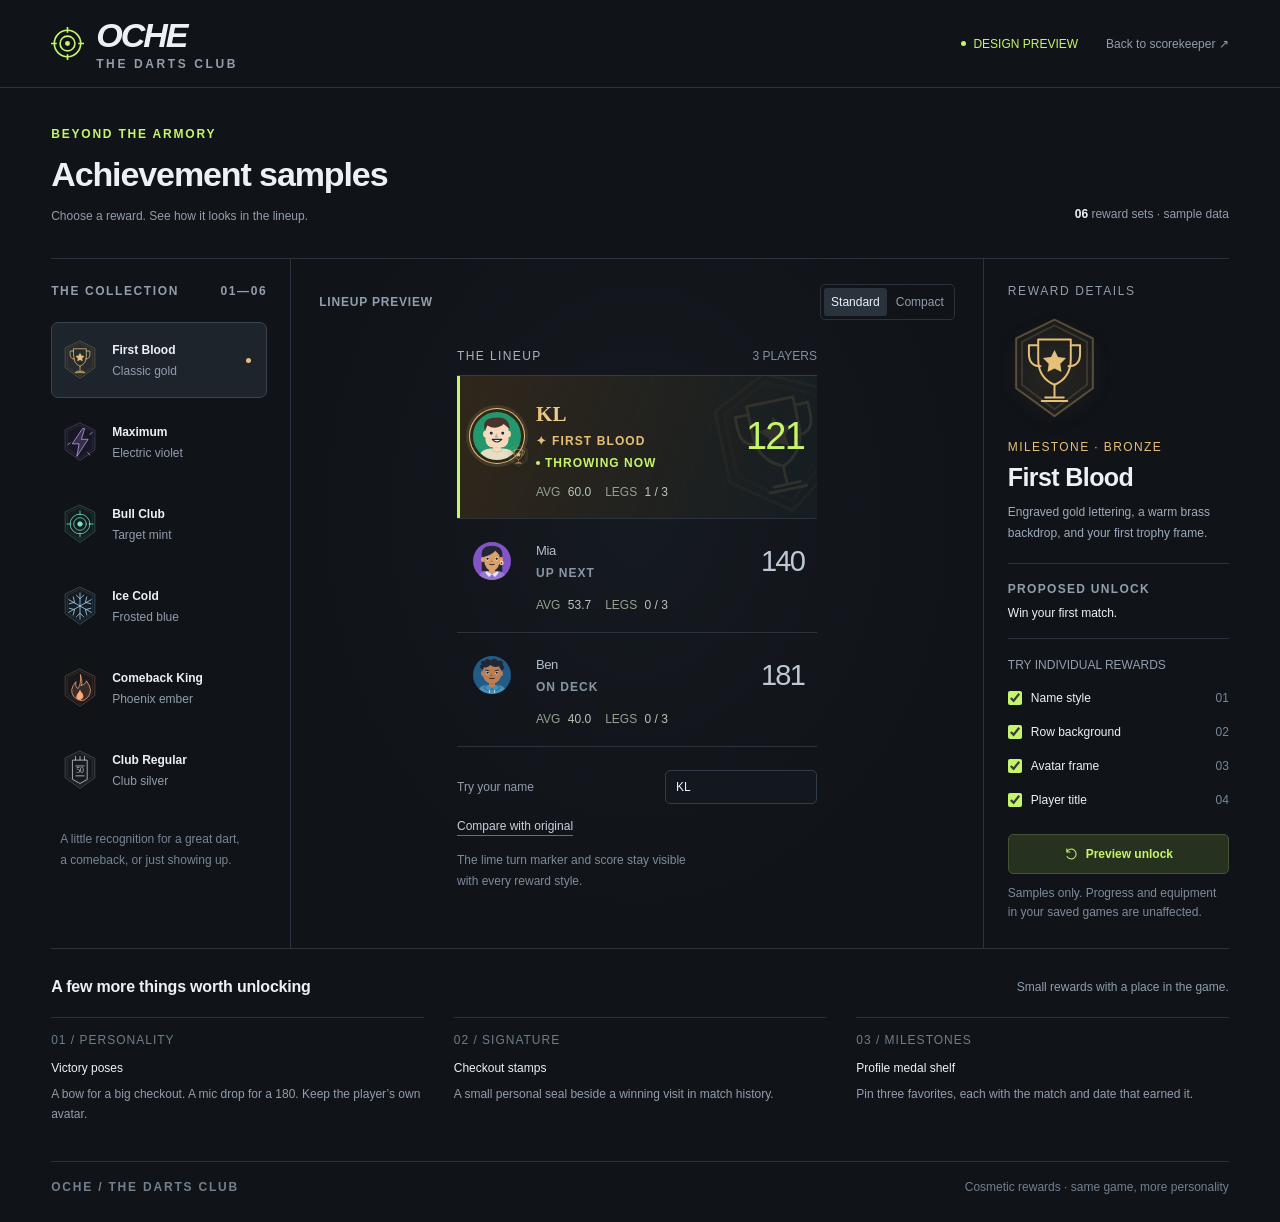
<file: achievements-preview.html>
<!DOCTYPE html>
<html lang="en">
<head>
  <meta charset="UTF-8">
  <meta name="viewport" content="width=device-width, initial-scale=1">
  <meta name="theme-color" content="#101318">
  <link rel="icon" href="data:image/svg+xml,%3Csvg xmlns='http://www.w3.org/2000/svg' viewBox='0 0 40 40'%3E%3Crect width='40' height='40' rx='10' fill='%23242822'/%3E%3Ccircle cx='20' cy='20' r='13' fill='none' stroke='%23db4e2e' stroke-width='2'/%3E%3Ccircle cx='20' cy='20' r='7' fill='none' stroke='%23db4e2e' stroke-width='2'/%3E%3Ccircle cx='20' cy='20' r='2' fill='%23db4e2e'/%3E%3C/svg%3E">
  <title>OCHE — Achievement samples</title>
  <style>
    :root{color-scheme:dark;--page:#101318;--surface:#171c23;--line:#2a323e;--ink:#edf1f6;--muted:#929dad;--lime:#c5f56b;--reward:#e6bf78;--tint:#31291c;--light:#fff0c9;font-family:Arial,Helvetica,sans-serif}
    *{box-sizing:border-box}body{margin:0;background:var(--page);color:var(--ink)}button,input{font:inherit}button,a,input,label{ -webkit-tap-highlight-color:transparent}button{cursor:pointer}button:focus-visible,a:focus-visible,input:focus-visible{outline:2px solid var(--lime);outline-offset:5px}button{touch-action:manipulation}a{color:inherit;text-decoration:none}svg{display:block}button{color:inherit}button:disabled{opacity:.5;cursor:default}[hidden]{display:none!important}.eyebrow{font-size:12px;letter-spacing:1.8px;text-transform:uppercase;font-weight:700}.muted{color:var(--muted)}
    header{height:88px;border-bottom:1px solid var(--line);display:flex;align-items:center;justify-content:space-between;padding:0 4vw;gap:20px}.brand{display:flex;align-items:center;gap:12px}.brand svg{width:33px;color:var(--lime)}.brand strong{font-size:34px;font-weight:900;font-style:italic;letter-spacing:-2px}.brand small{display:block;font-size:12px;letter-spacing:2.6px;font-weight:700;color:var(--muted);margin-top:2px}.header-right{display:flex;align-items:center;gap:28px}.sample-label{font-size:12px;color:var(--lime);display:flex;align-items:center;gap:7px}.sample-label:before{content:"";width:5px;height:5px;border-radius:50%;background:currentColor}.back{font-size:12px;color:var(--muted);white-space:nowrap}.back:hover{color:var(--ink)}.back-short{display:none}
    main{max-width:1400px;margin:auto;padding:36px 4vw 28px}.page-title{display:flex;justify-content:space-between;align-items:flex-end;margin-bottom:32px;gap:20px}.page-title .eyebrow{color:var(--lime);margin:0 0 12px}h1{font-size:34px;line-height:1.1;letter-spacing:-1.1px;margin:0;font-weight:700}.page-title p{font-size:12px;line-height:1.7;color:var(--muted);margin:12px 0 0}.sample-count{font-size:12px;color:var(--muted);white-space:nowrap;padding-bottom:5px}.sample-count b{color:var(--ink)}
    .studio{display:grid;grid-template-columns:240px minmax(320px,1fr) 246px;border-top:1px solid var(--line);border-bottom:1px solid var(--line);min-height:588px}.collection{padding:25px 23px 25px 0;border-right:1px solid var(--line)}.section-heading{display:flex;align-items:center;justify-content:space-between;color:var(--muted);margin:0 0 24px;font-size:12px;text-transform:uppercase;letter-spacing:1.6px}.collection-list{display:flex;flex-direction:column;gap:6px}.reward-option{border:1px solid transparent;background:transparent;padding:14px 10px;text-align:left;display:grid;grid-template-columns:38px 1fr 10px;gap:12px;align-items:center;border-radius:7px;min-height:76px;transition:background .2s,border-color .2s}.reward-option:hover{background:#1b222b}.reward-option[aria-pressed="true"]{background:#1d242b;border-color:#39434e}.option-art{width:36px;height:42px;color:var(--swatch)}.option-art svg{width:100%;height:100%}.option-text{min-width:0}.option-text strong{display:block;font-size:12px;font-weight:600}.option-text small{display:block;font-size:12px;color:var(--muted);margin-top:7px}.option-dot{height:5px;width:5px;border-radius:50%;background:transparent}.reward-option[aria-pressed="true"] .option-dot{background:var(--swatch)}.collection-foot{font-size:12px;color:#788595;line-height:1.7;margin:21px 9px 0}
    .preview{position:relative;min-width:0;padding:25px 28px 20px;overflow:hidden;background:radial-gradient(ellipse at 50% 37%,#25303a40,transparent 70%)}.preview-top{display:flex;justify-content:space-between;align-items:center;margin-bottom:18px;gap:12px}.preview-top .section-heading{margin:0;letter-spacing:.8px}.size-mode{display:flex;gap:2px;padding:3px;border:1px solid var(--line);border-radius:5px}.size-mode button{background:transparent;border:0;font-size:12px;color:var(--muted);padding:7px 7px;border-radius:3px}.size-mode button[aria-pressed="true"]{background:#2a323c;color:var(--ink)}.lineup-shell{max-width:360px;margin:29px auto 0;transition:max-width .25s}.lineup-shell.compact{max-width:280px}.lineup-caption{display:flex;justify-content:space-between;color:#8290a0;align-items:center;margin-bottom:12px;font-size:12px}.lineup-caption strong{letter-spacing:1.4px;font-size:12px;color:#aab4c0;font-weight:500}.roster{border-top:1px solid #34402e;position:relative}.player-row{position:relative;isolation:isolate;display:grid;grid-template-columns:54px minmax(0,1fr) auto;gap:12px;align-items:center;padding:24px 13px 19px;border-bottom:1px solid var(--line);min-height:128px}.player-row>*{position:relative;z-index:1}.player-row.selected{background:#20291e;box-shadow:inset 3px 0 var(--lime);padding-top:26px}.player-row.other{padding:20px 13px;min-height:105px}.player-row.other .player-name{font-size:13px;font-weight:500;color:#b1bdcb}.player-row.other .score{color:#bec8d4;font-size:29px}.player-row.other .portrait{width:44px;height:44px}.player-row.other .turn-label{color:#8a96a5}.portrait{width:54px;height:54px;position:relative;flex-shrink:0;border-radius:50%;padding:3px;display:grid;place-items:center;transition:box-shadow .25s}.portrait>svg{width:100%;height:100%;border-radius:50%;overflow:hidden}.mini-medal{position:absolute;right:-5px;bottom:-5px;width:21px;height:24px;display:none;color:var(--reward);filter:drop-shadow(0 2px 2px #0008)}.mini-medal svg{width:100%;height:100%}.name-area{min-width:0}.player-name{font-size:21px;line-height:1.2;letter-spacing:-.4px;white-space:nowrap;overflow:hidden;text-overflow:ellipsis;display:block;max-width:100%}.turn-label{font-size:12px;color:var(--lime);letter-spacing:1px;margin-top:8px;font-weight:700;display:flex;gap:5px;align-items:center}.turn-label .pip{width:4px;height:4px;background:currentColor;border-radius:50%}.score{font-size:38px;line-height:1;letter-spacing:-1.8px;font-variant-numeric:tabular-nums;color:var(--lime);font-weight:500}.row-stats{grid-column:2/4;display:flex;align-items:center;gap:14px;font-size:12px;color:#93a28f;margin-top:3px}.row-stats b{font-weight:500;color:#bac6b6;margin-left:4px}.cosmetic-title{color:var(--reward);letter-spacing:1.1px;text-transform:uppercase;font-size:12px;font-weight:700;display:flex;gap:5px;align-items:center;margin-top:7px;white-space:nowrap;overflow:hidden;text-overflow:ellipsis}.cosmetic-title:before{content:"✦";font-size:12px}.row-art{position:absolute;inset:0;overflow:hidden;pointer-events:none;z-index:0;display:none}.row-art svg{position:absolute;width:135px;height:160px;right:-29px;top:-13px;color:var(--reward);opacity:.11;transform:rotate(-12deg)}.row-art:after{content:"";position:absolute;inset:0;background:repeating-linear-gradient(115deg,transparent 0 35px,#ffffff03 35px 36px)}
    .show-background .selected{background:linear-gradient(105deg,var(--tint),#171e22 92%)}.show-background .row-art{display:block}.show-frame .selected .portrait{box-shadow:0 0 0 1px var(--reward),0 0 0 4px color-mix(in srgb,var(--reward) 12%,transparent)}.show-frame .mini-medal{display:block}.show-name .selected .player-name{color:var(--reward)}.theme-gold.show-name .selected .player-name{font-family:Georgia,'Times New Roman',serif;font-weight:700;letter-spacing:.1px;background:linear-gradient(120deg,var(--reward),var(--light),var(--reward));background-clip:text;-webkit-background-clip:text;color:transparent}.theme-maximum.show-name .selected .player-name{font-weight:900;font-style:italic;text-transform:uppercase;letter-spacing:.4px;text-shadow:2px 2px 0 #774597}.theme-bull.show-name .selected .player-name{font-weight:700;letter-spacing:1.3px}.theme-ice.show-name .selected .player-name{font-weight:700;letter-spacing:1px;text-shadow:0 0 13px #9cdcff55}.theme-comeback.show-name .selected .player-name{font-weight:900;font-style:italic;text-transform:uppercase;background:linear-gradient(0deg,#f48360,#ffe5a5);background-clip:text;-webkit-background-clip:text;color:transparent}.theme-regular.show-name .selected .player-name{font-family:Georgia,'Times New Roman',serif;letter-spacing:.5px;font-weight:500}.theme-maximum.show-background .row-art:after{background:repeating-linear-gradient(-55deg,transparent 0 22px,#ba94ff0b 22px 24px)}.theme-bull.show-background .row-art svg{transform:rotate(0);right:-18px;opacity:.15}.theme-ice.show-background .row-art:after{background:linear-gradient(125deg,transparent 30%,#bce8ff08 30.5%,transparent 31%,transparent 60%,#bce8ff08 60.5%,transparent 61%)}
    .preview-footer{max-width:360px;margin:23px auto 0}.name-input{display:flex;align-items:center;justify-content:space-between;gap:15px;font-size:12px;color:var(--muted)}.name-input input{min-width:0;width:152px;border:1px solid #323c48;border-radius:5px;padding:9px 10px;background:#13181e;color:var(--ink);font-size:12px}.preview-note{font-size:12px;line-height:1.7;color:#7e8b9b;margin:14px 0 0}.compare{background:transparent;border:0;padding:0 0 2px;font-size:12px;color:#c7d1dd;border-bottom:1px solid #65717e;margin-top:15px}.compare:hover{color:var(--lime)}
    .inspector{border-left:1px solid var(--line);padding:25px 0 25px 24px;min-width:0}.inspector .section-heading{margin-bottom:17px}.emblem{height:107px;margin:2px 0 18px;color:var(--reward);display:flex;align-items:center;position:relative}.emblem:before{content:"";position:absolute;width:112px;height:112px;background:radial-gradient(circle,color-mix(in srgb,var(--reward) 9%,transparent),transparent 69%);left:-10px;top:0}.emblem svg{width:93px;height:107px;filter:drop-shadow(0 6px 9px #0004)}.reward-level{font-size:12px;letter-spacing:1.4px;text-transform:uppercase;color:var(--reward);margin:0 0 9px}h2{font-size:25px;font-weight:600;letter-spacing:-.6px;margin:0 0 10px}.reward-description{font-size:12px;line-height:1.7;color:#9eabba;margin:0}.condition{margin:20px 0 19px;padding:15px 0;border-top:1px solid var(--line);border-bottom:1px solid var(--line)}.condition .eyebrow{font-size:12px;color:var(--muted);letter-spacing:1.3px}.condition p{font-size:12px;line-height:1.6;margin:7px 0 0}.components{border:0;padding:0;margin:0}.components legend{font-size:12px;color:var(--muted);padding:0;margin-bottom:9px}.component{display:flex;gap:9px;align-items:center;font-size:12px;min-height:34px;cursor:pointer}.component input{accent-color:var(--lime);width:14px;height:14px;margin:0}.component span:last-child{margin-left:auto;font-size:12px;color:#798898}.replay{border:1px solid #455335;background:#26321f;color:var(--lime);font-size:12px;font-weight:700;min-height:40px;width:100%;border-radius:5px;margin-top:17px;display:flex;align-items:center;justify-content:center;gap:8px}.replay:hover{background:#344329}.replay svg{width:14px;height:14px}.sample-note{font-size:12px;color:#7e8b9b;line-height:1.6;margin:10px 0 0}
    .more{padding:29px 0 12px}.more-heading{display:flex;justify-content:space-between;align-items:center;gap:20px;margin-bottom:21px}.more h2{font-size:16px;letter-spacing:-.2px;margin:0}.more-heading p{font-size:12px;color:var(--muted);margin:0}.ideas{display:grid;grid-template-columns:repeat(3,1fr);gap:30px}.idea{border-top:1px solid var(--line);padding-top:15px}.idea-number{font-size:12px;letter-spacing:1px;color:#6e7e8b;display:block;margin-bottom:11px}.idea strong{font-size:12px;font-weight:500}.idea p{font-size:12px;line-height:1.7;color:var(--muted);margin:8px 0 0}footer{border-top:1px solid var(--line);margin-top:25px;padding-top:18px;display:flex;justify-content:space-between;gap:20px;font-size:12px;color:#72808f}.footer-brand{letter-spacing:1.8px;font-weight:700}
    .unlock-toast{position:absolute;left:20px;right:20px;bottom:21px;z-index:5;display:flex;align-items:center;gap:14px;padding:18px 21px;border:1px solid color-mix(in srgb,var(--reward) 50%,#2a323e);border-radius:8px;background:#111820f5;box-shadow:0 10px 40px #0008;pointer-events:none;animation:unlock-in .5s cubic-bezier(.2,.8,.2,1) both}.unlock-toast svg{width:42px;height:48px;color:var(--reward)}.unlock-toast small{display:block;color:var(--reward);font-size:12px;letter-spacing:2px;margin-bottom:6px}.unlock-toast strong{font-size:17px;font-weight:600}.unlock-toast p{font-size:12px;color:var(--muted);margin:5px 0 0}.is-revealing .selected{animation:row-reveal .55s ease-out both}.is-unlocking .selected:after{content:"";position:absolute;inset:0;pointer-events:none;background:linear-gradient(110deg,transparent 25%,#ffffff1a 49%,transparent 73%);background-size:250% 100%;animation:reward-shine 1.2s ease-out 1}.theme-ice.show-frame .portrait:after{content:"";position:absolute;width:5px;height:5px;right:0;top:5px;background:#edfbff;transform:rotate(45deg);box-shadow:0 0 9px #afddff;animation:glint 5s ease-in-out infinite}.theme-maximum.show-name .selected .player-name{animation:name-glow 5s ease-in-out infinite}
    @keyframes row-reveal{from{opacity:.4;transform:translateY(6px)}to{opacity:1;transform:none}}@keyframes unlock-in{from{opacity:0;transform:translateY(16px) scale(.97)}to{opacity:1;transform:none}}@keyframes reward-shine{from{background-position:150% 0}to{background-position:-100% 0}}@keyframes glint{0%,70%,100%{opacity:.3;transform:rotate(45deg) scale(.6)}80%{opacity:1;transform:rotate(135deg) scale(1.3)}}@keyframes name-glow{0%,80%,100%{filter:brightness(1)}90%{filter:brightness(1.35)}}
    @media(min-width:1500px){main{padding-top:42px}.studio{grid-template-columns:260px minmax(360px,1fr) 265px}.preview{padding-left:40px;padding-right:40px}}
    @media(max-width:1090px){main{padding-left:25px;padding-right:25px}.studio{grid-template-columns:205px minmax(280px,1fr) 215px}.collection{padding-right:14px}.reward-option{padding-left:6px;gap:9px;grid-template-columns:30px 1fr 5px}.option-art{width:30px}.preview{padding-left:18px;padding-right:18px}.inspector{padding-left:18px}.player-row{grid-template-columns:46px minmax(0,1fr) auto;gap:10px;padding-left:11px;padding-right:11px}.portrait{width:46px;height:46px}.score{font-size:33px}.player-name{font-size:19px}}
    @media(max-width:850px){.studio{grid-template-columns:minmax(0,1fr) 245px}.collection{grid-column:1/-1;border-right:0;border-bottom:1px solid var(--line);padding:20px 0}.collection .section-heading{margin-bottom:13px}.collection-list{display:grid;grid-template-columns:repeat(3,1fr);gap:5px}.reward-option{min-height:65px;padding:9px 12px}.collection-foot{display:none}.preview{padding-top:23px;padding-bottom:28px}.lineup-shell{margin-top:25px}.inspector{padding-bottom:25px}.ideas{gap:20px;grid-template-columns:repeat(2,1fr)}.sample-count{display:none}}
    @media(max-width:580px){header{height:75px;padding:0 20px;gap:12px}.brand{gap:8px}.brand small{letter-spacing:.5px;white-space:nowrap}.brand svg{flex-shrink:0}.turn-label{letter-spacing:0;gap:4px}.cosmetic-title{letter-spacing:.3px}.brand strong{font-size:29px}.brand svg{width:27px}.header-right{gap:8px}.sample-label{font-size:12px}.back-full{display:none}.back-short{display:inline}main{padding:26px 18px 22px}h1{font-size:29px}.page-title{margin-bottom:25px}.page-title p{font-size:12px;max-width:270px}.studio{display:flex;flex-direction:column}.collection{padding-top:17px}.collection-list{grid-template-columns:repeat(2,minmax(0,1fr))}.reward-option{padding:9px;gap:8px}.option-text strong{font-size:12px}.option-text small{font-size:12px}.preview{padding:22px 5px 25px}.preview-top{padding:0 5px}.lineup-shell{max-width:360px}.player-row{grid-template-columns:54px minmax(0,1fr) auto;padding-left:16px;padding-right:16px;gap:12px}.portrait{width:54px;height:54px}.player-name{font-size:21px}.score{font-size:38px}.inspector{border-left:0;border-top:1px solid var(--line);padding:24px 5px}.emblem{float:right;width:84px;height:105px;margin:0 4px 10px 14px}.emblem svg{width:84px}.reward-description{min-height:38px}.condition{clear:both;margin-top:22px}.components{display:grid;grid-template-columns:1fr 1fr;gap:3px 24px}.components legend{margin-bottom:13px}.component span:last-child{display:none}.more{padding-top:26px}.more-heading{align-items:flex-start;flex-direction:column;gap:9px}.ideas{gap:24px}.idea p{font-size:12px}.unlock-toast{left:8px;right:8px;bottom:20px}footer{line-height:1.7}.lineup-shell.compact .player-row{grid-template-columns:44px minmax(0,1fr) auto;gap:10px;padding-left:10px;padding-right:10px}.lineup-shell.compact .portrait{width:44px;height:44px}.lineup-shell.compact .score{font-size:32px}.lineup-shell.compact .player-name{font-size:18px}}
    @media(max-width:360px){.player-row{padding-left:12px;padding-right:12px}.reward-option{padding-left:5px;padding-right:5px;gap:5px}}
    @media(prefers-reduced-motion:reduce){*,*:before,*:after{animation:none!important;transition:none!important;scroll-behavior:auto!important}}
  </style>
</head>
<body>
  <header>
    <a class="brand" href="index.html" aria-label="OCHE scorekeeper"><svg viewBox="0 0 40 40" fill="none" stroke="currentColor" stroke-width="2" aria-hidden="true"><circle cx="20" cy="20" r="16"/><circle cx="20" cy="20" r="9"/><circle cx="20" cy="20" r="2" fill="currentColor"/><path d="M20 0v7M40 20h-7M20 40v-7M0 20h7"/></svg><span><strong>OCHE</strong><small>THE DARTS CLUB</small></span></a>
    <div class="header-right"><span class="sample-label">DESIGN PREVIEW</span><a class="back" href="index.html"><span class="back-full">Back to scorekeeper ↗</span><span class="back-short">Back ↗</span></a></div>
  </header>
  <main>
    <div class="page-title"><div><p class="eyebrow">Beyond the armory</p><h1>Achievement samples</h1><p>Choose a reward. See how it looks in the lineup.</p></div><span class="sample-count"><b>06</b> reward sets · sample data</span></div>
    <div class="studio" id="studio">
      <section class="collection" aria-labelledby="collection-heading"><h2 class="section-heading" id="collection-heading">The collection <span>01—06</span></h2><div class="collection-list" id="collection"></div><p class="collection-foot">A little recognition for a great dart,<br>a comeback, or just showing up.</p></section>
      <section class="preview" aria-labelledby="preview-heading">
        <div class="preview-top"><h2 class="section-heading" id="preview-heading">Lineup preview</h2><div class="size-mode" role="group" aria-label="Lineup width"><button type="button" data-width="normal" aria-pressed="true">Standard</button><button type="button" data-width="compact" aria-pressed="false">Compact</button></div></div>
        <div class="lineup-shell" id="lineup-shell"><div class="lineup-caption"><strong>THE LINEUP</strong><span>3 PLAYERS</span></div><div class="roster" id="roster">
          <section class="player-row selected" aria-label="Your player preview">
            <div class="row-art" id="row-art" aria-hidden="true"></div>
            <div class="portrait"><svg viewBox="0 0 100 100" xmlns="http://www.w3.org/2000/svg" aria-hidden="true"><rect width="100" height="100" fill="#24976c"/><g class="avatar-character"><path d="M13 103V94Q15 77 37 76H63Q85 77 87 94V103" fill="#e8dec6"/><path d="M42 65H58V79Q50 87 42 79Z" fill="#f7d9bd"/><path d="M42 69Q50 76 58 69" fill="none" stroke="#252936" opacity=".15" stroke-width="5"/><path d="M39 79Q50 89 61 79" fill="none" stroke="#252936" stroke-opacity=".3"/><g fill="#f7d9bd"><ellipse cx="26" cy="46" rx="5" ry="7"/><ellipse cx="74" cy="46" rx="5" ry="7"/><rect x="26" y="20" width="48" height="54" rx="16"/></g><g fill="#4b332d"><path d="M25 39Q17 13 46 12Q75 8 77 36L64 25Q47 39 30 28Z"/></g><g stroke="#252936" stroke-width="2.5" stroke-linecap="round" stroke-linejoin="round" fill="none"><g transform="translate(0 44)"><g class="avatar-eyes"><g transform="translate(0 -44)"><ellipse cx="38" cy="44" rx="4" ry="4.5" fill="#fff" stroke="none"/><ellipse cx="62" cy="44" rx="4" ry="4.5" fill="#fff" stroke="none"/><circle cx="38" cy="44" r="2" fill="#252936"/><circle cx="62" cy="44" r="2" fill="#252936"/></g></g></g><path d="M49 47L47 52H51" opacity=".3"/><path d="M40 57Q50 68 60 57Z" fill="#fff"/></g></g></svg><span class="mini-medal" id="mini-medal" aria-hidden="true"></span></div>
            <div class="name-area"><strong class="player-name" id="preview-name">KL</strong><span class="cosmetic-title" id="cosmetic-title">First blood</span><span class="turn-label"><i class="pip"></i>THROWING NOW</span></div>
            <strong class="score">121</strong><div class="row-stats"><span>AVG <b>60.0</b></span><span>LEGS <b>1 / 3</b></span></div>
          </section>
          <section class="player-row other"><div class="portrait"><svg viewBox="0 0 100 100" xmlns="http://www.w3.org/2000/svg" aria-hidden="true"><rect width="100" height="100" fill="#8254c7"/><g class="avatar-character"><path d="M23 76V38Q20 10 50 10T77 38V80Z" fill="#232735"/><path d="M13 103V94Q15 77 37 76H63Q85 77 87 94V103" fill="#9577d4"/><path d="M42 65H58V79Q50 87 42 79Z" fill="#dca06b"/><path d="M42 69Q50 76 58 69" fill="none" stroke="#252936" opacity=".15" stroke-width="5"/><path d="M36 77L50 85L42 92L32 81ZM64 77L50 85L58 92L68 81Z" fill="#fff" fill-opacity=".8"/><path d="M50 86V100" stroke="#252936" stroke-opacity=".4"/><g fill="#dca06b"><ellipse cx="26" cy="46" rx="5" ry="7"/><ellipse cx="74" cy="46" rx="5" ry="7"/><ellipse cx="50" cy="46" rx="21" ry="30"/></g><g fill="#232735"><path d="M25 39Q19 12 49 12Q78 12 75 41Q66 30 59 23Q45 38 25 39Z"/></g><g stroke="#252936" stroke-width="2.5" stroke-linecap="round" stroke-linejoin="round" fill="none"><g transform="translate(0 44)"><g class="avatar-eyes"><g transform="translate(0 -44)"><ellipse cx="38" cy="44" rx="4" ry="4.5" fill="#fff" stroke="none"/><ellipse cx="62" cy="44" rx="4" ry="4.5" fill="#fff" stroke="none"/><circle cx="38" cy="44" r="2" fill="#252936"/><circle cx="62" cy="44" r="2" fill="#252936"/></g></g></g><path d="M49 47L47 52H51" opacity=".3"/><path d="M44 59Q50 61 56 59" fill="none"/></g><circle cx="75" cy="55" r="4" fill="none" stroke="#fff0a3" stroke-width="3"/></g></svg></div><div class="name-area"><strong class="player-name">Mia</strong><span class="turn-label">UP NEXT</span></div><strong class="score">140</strong><div class="row-stats"><span>AVG <b>53.7</b></span><span>LEGS <b>0 / 3</b></span></div></section>
          <section class="player-row other"><div class="portrait"><svg viewBox="0 0 100 100" xmlns="http://www.w3.org/2000/svg" aria-hidden="true"><rect width="100" height="100" fill="#215b86"/><g class="avatar-character"><path d="M13 103V94Q15 77 37 76H63Q85 77 87 94V103" fill="#458fbb"/><path d="M42 65H58V79Q50 87 42 79Z" fill="#bc7e53"/><path d="M42 69Q50 76 58 69" fill="none" stroke="#252936" opacity=".15" stroke-width="5"/><path d="M36 77L29 84L42 93L50 86L58 93L71 84L64 77" fill="none" stroke="#252936" stroke-opacity=".35" stroke-width="3"/><path d="M43 89V97M57 89V97" stroke="#fff" stroke-width="2"/><g fill="#bc7e53"><ellipse cx="26" cy="46" rx="5" ry="7"/><ellipse cx="74" cy="46" rx="5" ry="7"/><ellipse cx="50" cy="46" rx="25" ry="27"/></g><g fill="#232735"><path d="M24 36Q12 28 23 22Q17 11 31 13Q36 2 46 12Q58 2 65 13Q81 9 78 23Q88 32 75 38L69 27Q55 32 46 24Q35 34 29 28Z"/></g><g stroke="#252936" stroke-width="2.5" stroke-linecap="round" stroke-linejoin="round" fill="none"><g transform="translate(0 44)"><g class="avatar-eyes"><g transform="translate(0 -44)"><ellipse cx="38" cy="44" rx="4" ry="4.5" fill="#fff" stroke="none"/><ellipse cx="62" cy="44" rx="4" ry="4.5" fill="#fff" stroke="none"/><circle cx="38" cy="44" r="2" fill="#252936"/><circle cx="62" cy="44" r="2" fill="#252936"/></g></g></g><path d="M49 47L47 52H51" opacity=".3"/><path d="M44 59H56M33 37L42 39M58 39L67 37" fill="none"/></g></g></svg></div><div class="name-area"><strong class="player-name">Ben</strong><span class="turn-label">ON DECK</span></div><strong class="score">181</strong><div class="row-stats"><span>AVG <b>40.0</b></span><span>LEGS <b>0 / 3</b></span></div></section>
        </div></div>
        <div class="preview-footer"><label class="name-input" for="sample-name">Try your name<input id="sample-name" maxlength="32" value="KL" autocomplete="off" spellcheck="false"></label><button class="compare" id="compare" type="button" aria-pressed="false">Compare with original</button><p class="preview-note">The lime turn marker and score stay visible<br>with every reward style.</p></div>
        <div class="unlock-toast" id="unlock-toast" role="status" hidden></div>
      </section>
      <aside class="inspector" aria-labelledby="reward-name">
        <p class="section-heading">Reward details</p><div class="emblem" id="emblem" aria-hidden="true"></div><p class="reward-level" id="reward-level"></p><h2 id="reward-name"></h2><p class="reward-description" id="reward-description"></p>
        <div class="condition"><span class="eyebrow">Proposed unlock</span><p id="condition"></p></div>
        <fieldset class="components"><legend>TRY INDIVIDUAL REWARDS</legend><label class="component"><input type="checkbox" data-component="name" checked><span>Name style</span><span>01</span></label><label class="component"><input type="checkbox" data-component="background" checked><span>Row background</span><span>02</span></label><label class="component"><input type="checkbox" data-component="frame" checked><span>Avatar frame</span><span>03</span></label><label class="component"><input type="checkbox" data-component="title" checked><span>Player title</span><span>04</span></label></fieldset>
        <button type="button" class="replay" id="replay"><svg viewBox="0 0 20 20" fill="none" stroke="currentColor" stroke-width="1.5" aria-hidden="true"><path d="M4 7a7 7 0 1 1 0 6M4 2v5h5"/></svg>Preview unlock</button><p class="sample-note">Samples only. Progress and equipment in your saved games are unaffected.</p>
      </aside>
    </div>
    <section class="more" aria-labelledby="more-heading"><div class="more-heading"><h2 id="more-heading">A few more things worth unlocking</h2><p>Small rewards with a place in the game.</p></div><div class="ideas">
      <article class="idea"><span class="idea-number">01 / PERSONALITY</span><strong>Victory poses</strong><p>A bow for a big checkout. A mic drop for a 180. Keep the player’s own avatar.</p></article>
      <article class="idea"><span class="idea-number">02 / SIGNATURE</span><strong>Checkout stamps</strong><p>A small personal seal beside a winning visit in match history.</p></article>
      <article class="idea"><span class="idea-number">03 / MILESTONES</span><strong>Profile medal shelf</strong><p>Pin three favorites, each with the match and date that earned it.</p></article>
    </div></section>
    <footer><span class="footer-brand">OCHE / THE DARTS CLUB</span><span>Cosmetic rewards · same game, more personality</span></footer>
  </main>
  <script>
    const symbols={
      gold:'<path d="M26 20H54V37Q54 53 40 59Q26 53 26 37Z"/><path d="M26 25H18V32Q18 43 28 43M54 25H62V32Q62 43 52 43M40 59V70M29 73H51M32 70H48"/><path d="m40 29 3 6 7 1-5 5 1 7-6-3-6 3 1-7-5-5 7-1Z" fill="currentColor" stroke="none"/>',
      maximum:'<path d="m45 16-22 33h15l-5 28 25-38H43l7-23Z" fill="currentColor" fill-opacity=".17"/><path d="M18 47 13 51M62 28l5-4M57 69l5 5"/>',
      bull:'<circle cx="40" cy="45" r="22"/><circle cx="40" cy="45" r="14"/><circle cx="40" cy="45" r="5" fill="currentColor"/><path d="M40 16v9M40 65v9M11 45h9M60 45h9"/>',
      ice:'<path d="M40 16v58M15 31l50 28M15 59l50-28M32 21l8 8 8-8M32 69l8-8 8 8M16 40l12-3-3-12M55 65l-3-12 12-3M16 50l12 3-3 12M55 25l-3 12 12 3"/>',
      comeback:'<path d="M41 16Q47 33 42 40Q56 34 54 29Q71 50 57 66Q43 81 26 64Q15 49 31 31Q29 45 36 46Q43 35 41 16Z" fill="currentColor" fill-opacity=".13"/><path d="M40 51q-15 18 0 20q14-5 0-20Z" fill="currentColor"/>',
      regular:'<path d="M24 23h32v43l-16 9-16-9Z"/><path d="M30 23V15M40 23V15M50 23V15M31 36h18M31 58h18"/><text x="40" y="52" text-anchor="middle" fill="currentColor" stroke="none" font-size="17" font-family="Georgia,serif">50</text>'
    };
    const rewards=[
      {id:'gold',name:'First Blood',tag:'The first of many',category:'Milestone · bronze',color:'#e6bf78',light:'#fff0c9',tint:'#30271b',title:'First blood',description:'Engraved gold lettering, a warm brass backdrop, and your first trophy frame.',condition:'Win your first match.',kind:'Classic gold'},
      {id:'maximum',name:'Maximum',tag:'Three perfect darts',category:'Skill · epic',color:'#c6a0ff',light:'#f0dfff',tint:'#2d203e',title:'Maximum maker',description:'Electric violet, a bold italic name, and a lightning-cut backdrop.',condition:'Score 180 in a single visit: T20 + T20 + T20.',kind:'Electric violet'},
      {id:'bull',name:'Bull Club',tag:'Right on the money',category:'Accuracy · rare',color:'#77e6d0',light:'#dbfff5',tint:'#18312e',title:'Dead center',description:'Clean mint lettering, concentric target rings, and a bullseye seal.',condition:'Hit 25 bullseyes across your recorded games.',kind:'Target mint'},
      {id:'ice',name:'Ice Cold',tag:'Pressure? What pressure?',category:'Checkout · rare',color:'#a9dfff',light:'#f0faff',tint:'#1b2b3a',title:'Ice cold',description:'Frosted lettering, a cut-glass background, and a glint on the avatar frame.',condition:'Finish a leg with a checkout visit of 100 or more.',kind:'Frosted blue'},
      {id:'comeback',name:'Comeback King',tag:'Never count you out',category:'Resilience · epic',color:'#ffaa78',light:'#ffe8b9',tint:'#35251e',title:'Comeback king',description:'Ember lettering and a phoenix flame. A little heat for a very good recovery.',condition:'Win a leg after trailing the leader by 100+ points.',kind:'Phoenix ember'},
      {id:'regular',name:'Club Regular',tag:'Your usual spot',category:'Dedication · silver',color:'#c8d3de',light:'#f2f5f8',tint:'#252c34',title:'Club regular',description:'A quiet silver nameplate and a club crest for showing up, win or lose.',condition:'Complete 50 matches.',kind:'Club silver'}
    ];
    const $=selector=>document.querySelector(selector);
    let selected=rewards[0],comparing=false,unlockTimer,revealTimer;
    const medal=id=>`<svg viewBox="0 0 80 90" fill="none" stroke="currentColor" stroke-width="1.7" stroke-linecap="round" stroke-linejoin="round" aria-hidden="true"><path d="m40 3 33 16v43L40 86 7 62V19Z" fill="currentColor" fill-opacity=".04" stroke-opacity=".32"/><path d="m40 8 28 14v37L40 80 12 59V22Z" stroke-opacity=".15"/>${symbols[id]}</svg>`;
    $('#collection').innerHTML=rewards.map((r,i)=>`<button type="button" class="reward-option" data-reward="${r.id}" aria-pressed="${i===0}" style="--swatch:${r.color}"><span class="option-art">${medal(r.id)}</span><span class="option-text"><strong>${r.name}</strong><small>${r.kind}</small></span><span class="option-dot"></span></button>`).join('');
    function applyComponents(){
      for(const box of document.querySelectorAll('[data-component]'))$('#roster').classList.toggle('show-'+box.dataset.component,box.checked&&!comparing);
      $('#cosmetic-title').hidden=comparing||!$('[data-component="title"]').checked;
      $('#compare').textContent=comparing?'Return to reward style':'Compare with original';
      $('#compare').setAttribute('aria-pressed',String(comparing));
    }
    function selectReward(id){
      selected=rewards.find(r=>r.id===id);comparing=false;
      clearTimeout(unlockTimer);clearTimeout(revealTimer);$('#unlock-toast').hidden=true;$('#roster').classList.remove('is-unlocking');
      document.documentElement.style.setProperty('--reward',selected.color);
      document.documentElement.style.setProperty('--light',selected.light);
      document.documentElement.style.setProperty('--tint',selected.tint);
      document.querySelectorAll('[data-reward]').forEach(button=>button.setAttribute('aria-pressed',String(button.dataset.reward===id)));
      $('#roster').className='roster theme-'+id;
      $('#reward-name').textContent=selected.name;$('#reward-level').textContent=selected.category;$('#reward-description').textContent=selected.description;$('#condition').textContent=selected.condition;$('#cosmetic-title').textContent=selected.title;
      for(const target of ['#emblem','#mini-medal','#row-art'])$(target).innerHTML=medal(id);
      applyComponents();void $('#roster').offsetWidth;$('#roster').classList.add('is-revealing');
      revealTimer=setTimeout(()=>$('#roster').classList.remove('is-revealing'),650);
    }
    $('#collection').addEventListener('click',event=>{const button=event.target.closest('[data-reward]');if(button)selectReward(button.dataset.reward);});
    document.querySelectorAll('[data-component]').forEach(input=>input.addEventListener('change',()=>{comparing=false;applyComponents();}));
    $('#sample-name').addEventListener('input',event=>{const name=event.target.value.trim()||'KL';$('#preview-name').textContent=name;$('#preview-name').title=name;});
    $('#compare').addEventListener('click',()=>{comparing=!comparing;applyComponents();});
    document.querySelectorAll('[data-width]').forEach(button=>button.addEventListener('click',()=>{
      $('#lineup-shell').classList.toggle('compact',button.dataset.width==='compact');
      document.querySelectorAll('[data-width]').forEach(item=>item.setAttribute('aria-pressed',String(item===button)));
    }));
    $('#replay').addEventListener('click',()=>{
      clearTimeout(unlockTimer);comparing=false;applyComponents();
      $('#unlock-toast').hidden=true;$('#roster').classList.remove('is-unlocking');void $('#roster').offsetWidth;
      $('#unlock-toast').innerHTML=medal(selected.id)+`<div><small>ACHIEVEMENT UNLOCKED</small><strong>${selected.name}</strong><p>${selected.tag}</p></div>`;
      $('#unlock-toast').hidden=false;$('#roster').classList.add('is-unlocking');
      if(matchMedia('(max-width:580px)').matches)$('.preview').scrollIntoView({behavior:matchMedia('(prefers-reduced-motion: reduce)').matches?'auto':'smooth',block:'center'});
      unlockTimer=setTimeout(()=>{$('#unlock-toast').hidden=true;$('#roster').classList.remove('is-unlocking');},3600);
    });
    selectReward('gold');
  </script>
</body>
</html>
</file>
